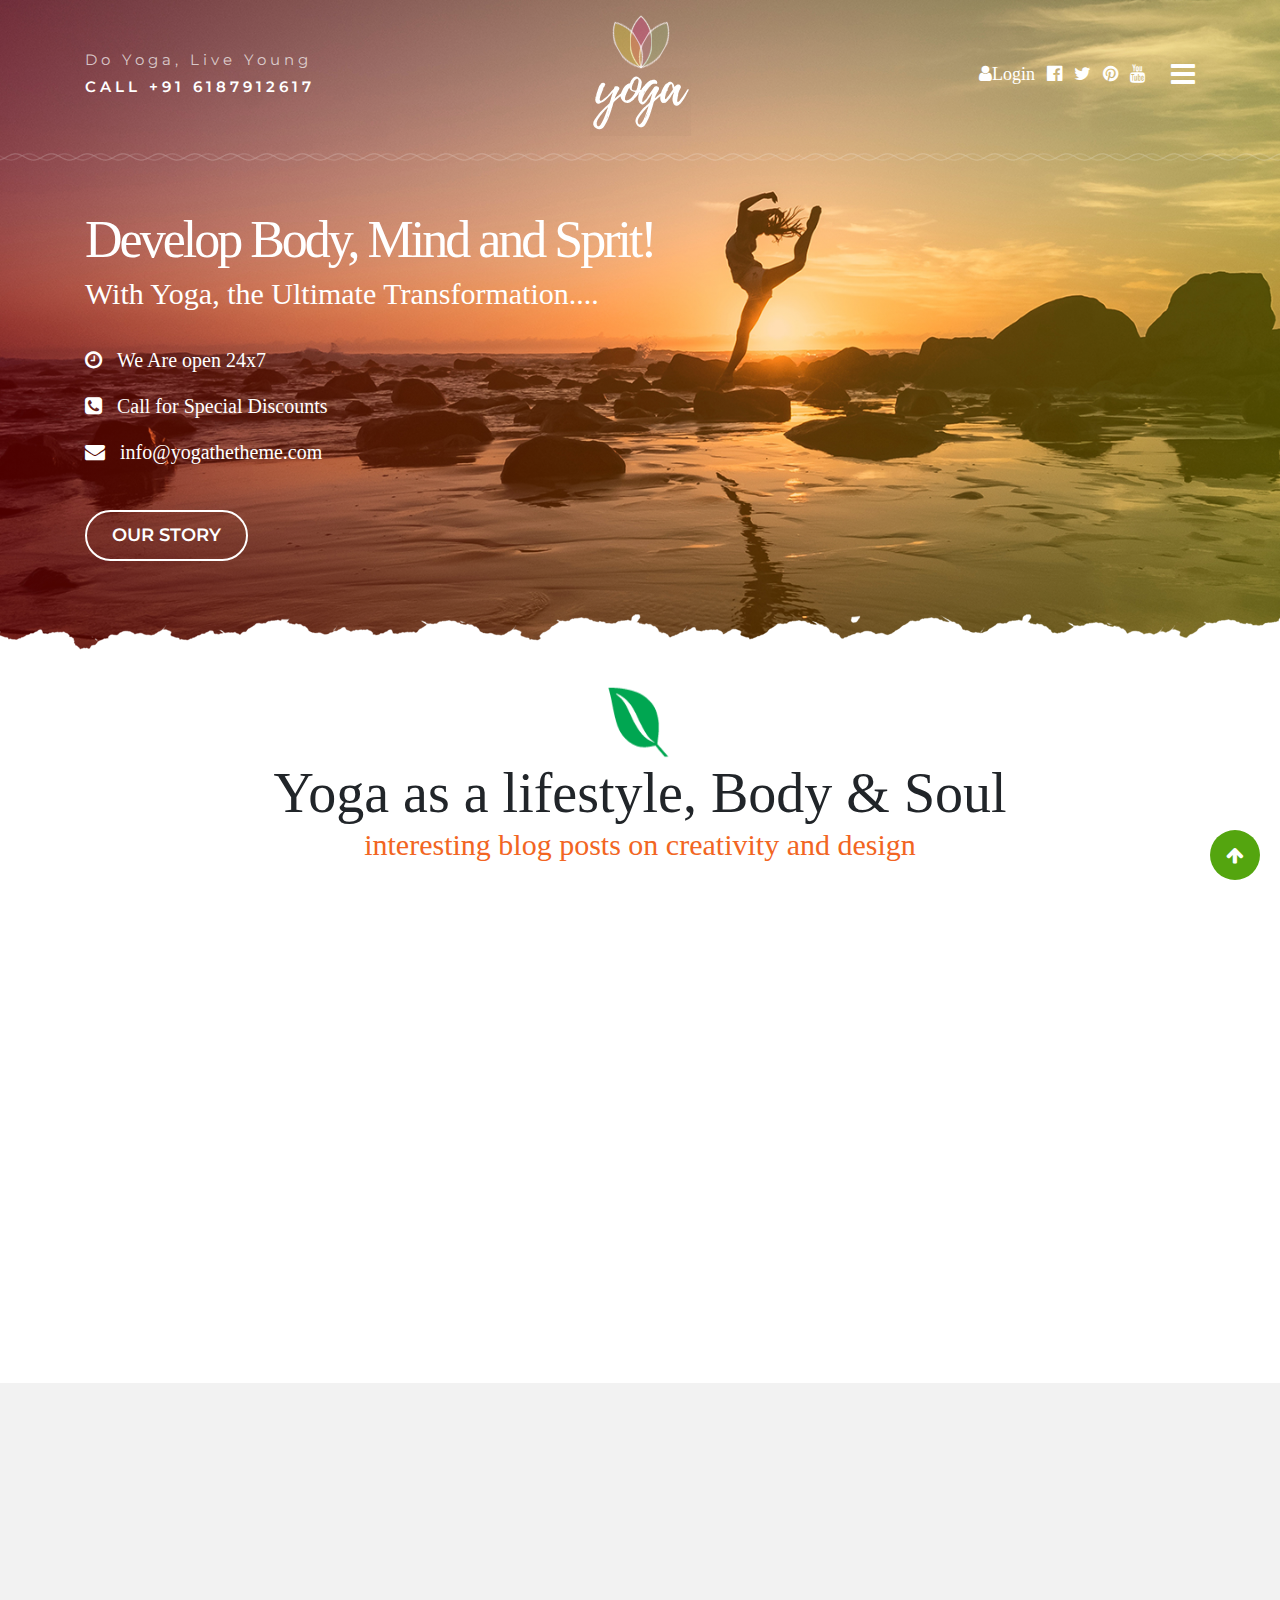
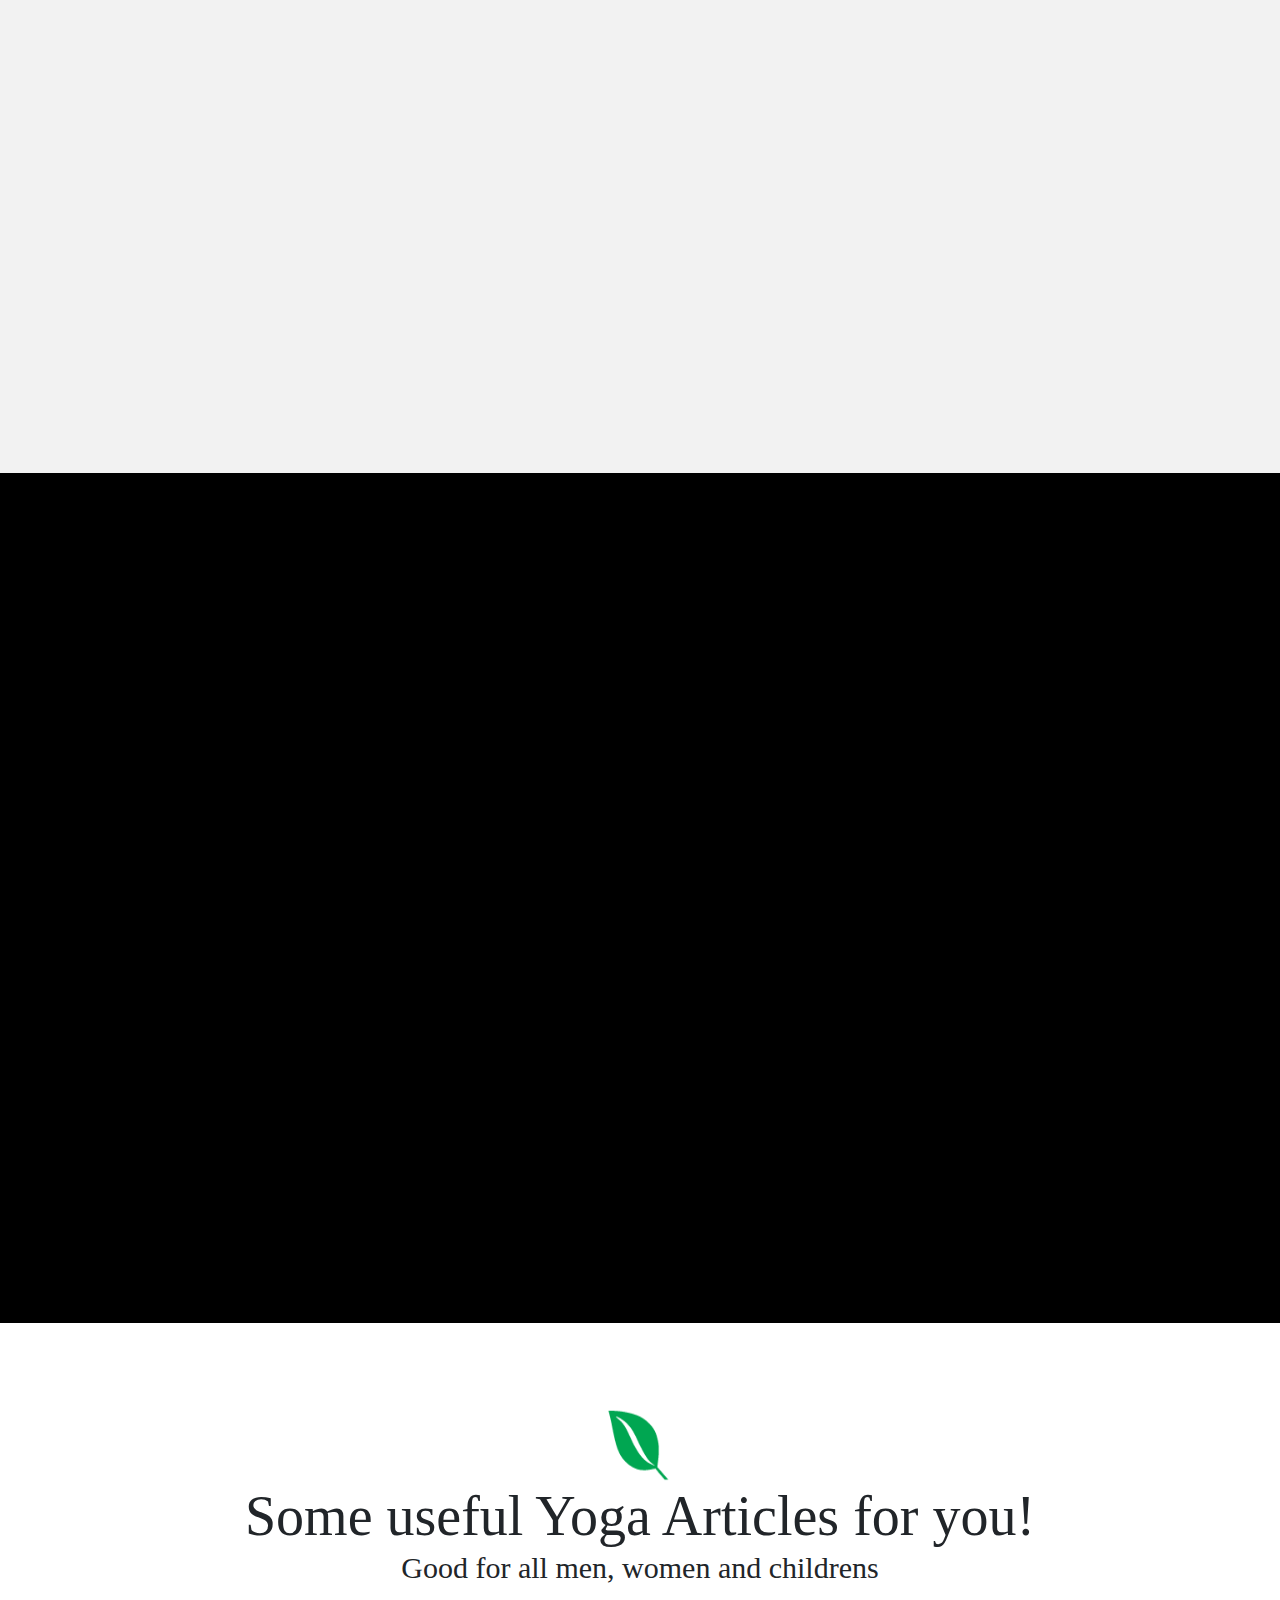
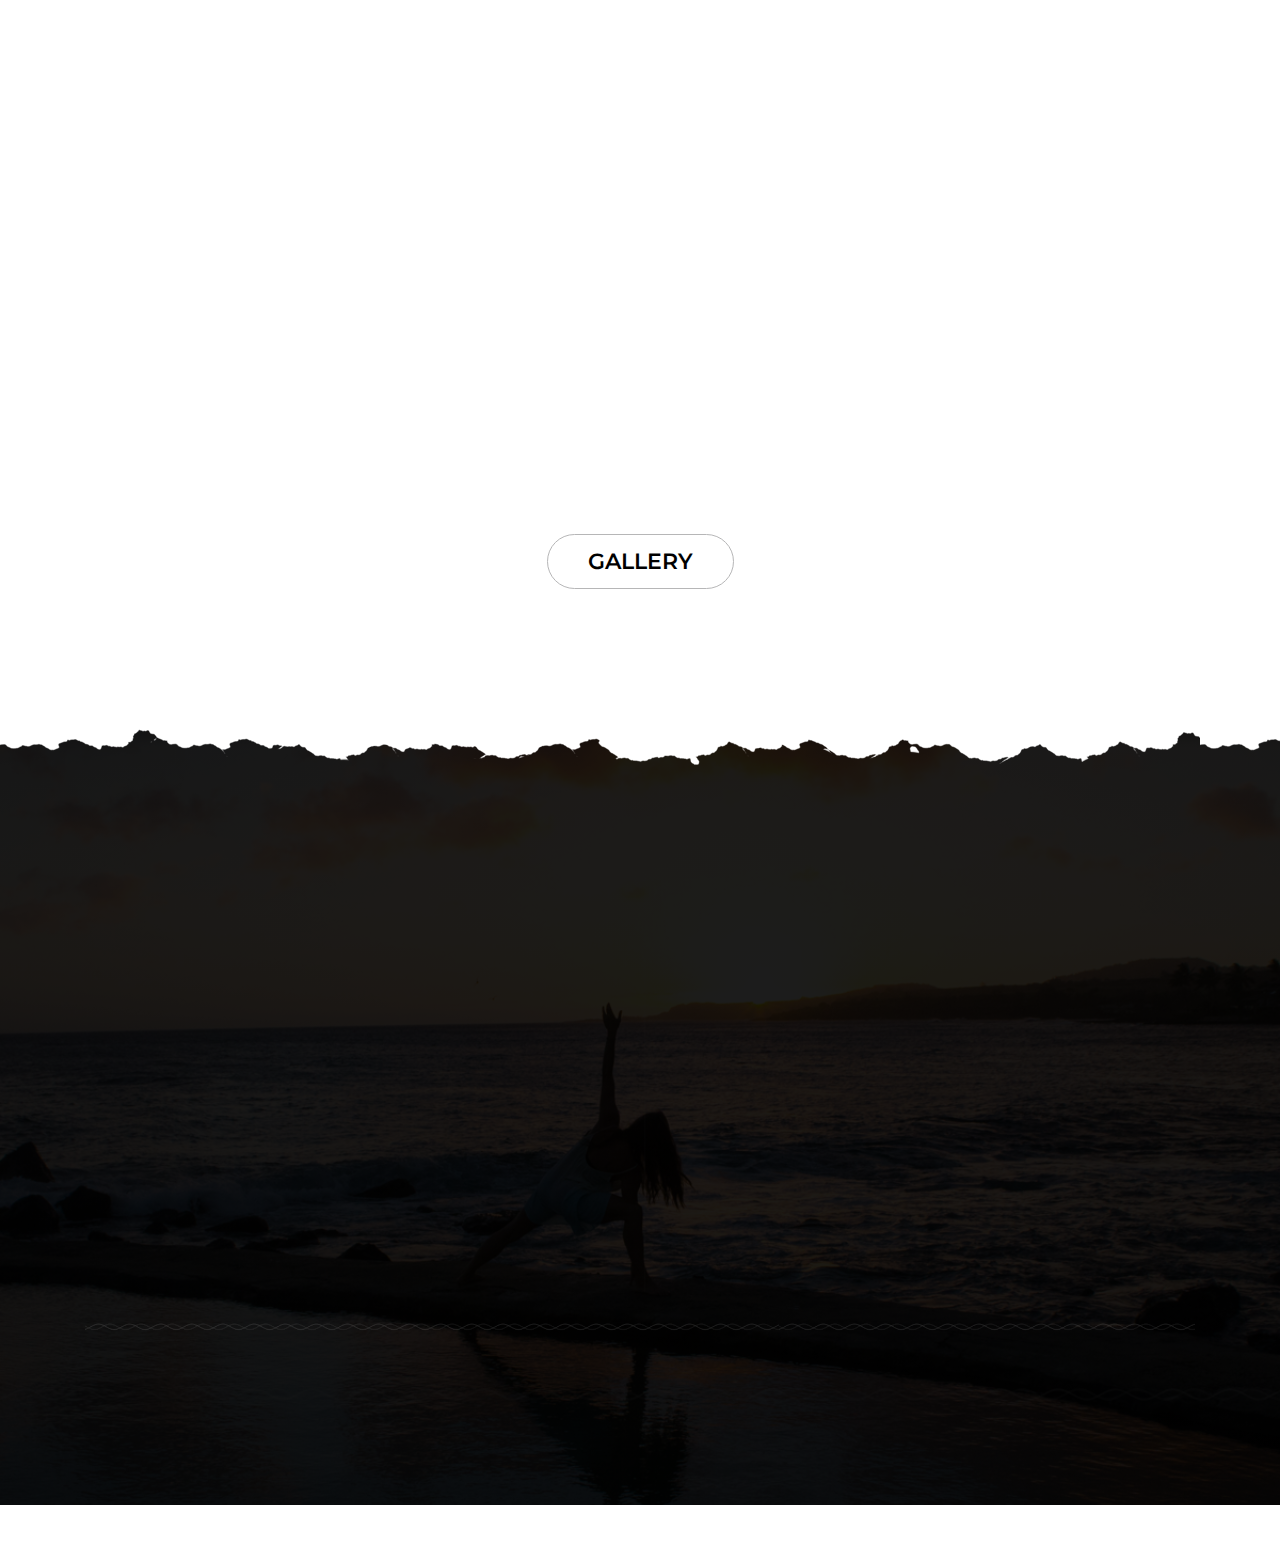
<file: fitness/index.html>
<!doctype html>
<html lang="en">

<head>
    <!-- Required meta tags -->
    <meta charset="utf-8">
    <meta name="viewport" content="width=device-width, initial-scale=1, shrink-to-fit=no">
    <meta name="description" content="">
    <meta name="author" content="">
    <title>Yoga</title>
    <!-- Bootstrap CSS -->
    <link rel="stylesheet" href="https://maxcdn.bootstrapcdn.com/bootstrap/4.0.0/css/bootstrap.min.css" integrity="sha384-Gn5384xqQ1aoWXA+058RXPxPg6fy4IWvTNh0E263XmFcJlSAwiGgFAW/dAiS6JXm" crossorigin="anonymous">
    <link href="https://fonts.googleapis.com/css?family=Montserrat:100,200,300,400,500,600,700,800|Old+Standard+TT:400,400i,700" rel="stylesheet">
    <link href="https://cdnjs.cloudflare.com/ajax/libs/font-awesome/4.7.0/css/font-awesome.css" rel="stylesheet">
    <link rel="stylesheet" href="css/animate.css">
    <link rel="stylesheet" href="css/main.css">

</head>

<body >
    <!-- Header section Start -->
    <header class="top">
        <div id="mySidenav" class="sidenav">
            <a href="javascript:void(0)" class="closebtn" onclick="closeNav()">&times;</a>
            <a class="active" href="index.html">Home</a>
            <a href="about.html">About</a>
            <a href="services.html">Services</a>
            <a href="products.html">Products</a>
            <a href="rates.html">Rates</a>
            <a href="blog-page.html">Blog</a>
        </div>
        <!-- Nav section Start -->
        <nav id="navbar">
            <!-- container Start-->
            <div class="container">
                <!--Row Start-->
                <div class="row">
                    <div class="col-lg-5 col-md-5 align-self-center left-side">
                        <p>Do Yoga, Live Young <span>call +91 6187912617</span></p>
                    </div>
                    <div class="col-lg-2 col-md-2 col-5 align-self-center logo">
                        <a href="index.html"><img src="images/nav-logo.png" alt="logo"></a>
                    </div>
                    <div class="col-lg-5 col-md-5 col-7 align-self-center right-side">
                        <div class="social-icons square">
                            <!-- Page Content -->
                            <div id="page-content-wrapper">
                                <span class="slide-menu" onclick="openNav()"><i class="fa fa-bars" aria-hidden="true"></i></span>
                            </div>
                        </div>
                        <div class="social-icons another">
                            <a href="login.html">
                                <i class="fa fa-user" aria-hidden="true" >Login</i>
                            </a>
                            
                            <i class="fa fa-facebook-official" aria-hidden="true"></i>
                            <i class="fa fa-twitter" aria-hidden="true"></i>
                            <i class="fa fa-pinterest" aria-hidden="true"></i>
                            <i class="fa fa-youtube" aria-hidden="true"></i>
                        </div>
                    </div>
                </div>
                <!--Row Ended-->
            </div>
            <!-- container Ended-->
        </nav>
        <!-- Nav section Ended -->
        <img class="border-img" src="images/border.png" width="100%" alt="">
    </header>
    <!-- Header section Ended-->
    <!-- Banner section Start -->
    <section class="banner-home">
        <!-- Gradient -->
        <div class="gradient"></div>
        <!-- container Start-->
        <div class="container">
            <!--Row Start-->
            <div class="row">
                <div class="col-sm-12">
                    <h1 data-aos="fade-left">Develop Body, Mind and Sprit!</h1>
                    <h2 data-aos="fade-left" data-aos-delay="100">With Yoga, the Ultimate Transformation....</h2>
                    <p data-aos="fade-left" data-aos-delay="200"><i class="fa fa-clock-o" aria-hidden="true"></i><span>We Are open 24x7</span></p>
                    <p data-aos="fade-left" data-aos-delay="300"><i class="fa fa-phone-square" aria-hidden="true"></i><span>Call for Special Discounts</span></p>
                    <p data-aos="fade-left" data-aos-delay="400"><i class="fa fa-envelope" aria-hidden="true"></i><span>info@yogathetheme.com</span></p>
                    <a data-aos="fade-left" data-aos-delay="500" class="btn btn-success" href="about.html" role="button">our story</a>
                </div>
            </div>
            <!--Row Ended-->
        </div>
        <!-- container Ended-->
    </section>
    <!-- Banner section Ended -->
    <!-- About section start-->
    <section class="about">
        <!-- container Start-->
        <div class="container">
            <div class="row">
                <div class="col-md-12 col-12 heading">
                    <img src="images/leaf.png" alt="">
                    <h2>Yoga as a lifestyle, Body & Soul</h2>
                    <h3>interesting blog posts on creativity and design</h3>
                </div>
            </div>
            <div class="row">
                <div class="col-md-4 col-sm-12 col-12 box-1" data-aos="fade-right" data-aos-duration="400">
                    <div class="circle">
                        <div class="gradient"></div>
                        <div class="circle__inner">
                            <div class="circle__wrapper">
                                <div class="circle__content">
                                    <h4><a href="products.html">Yoga <span>for</span> Life</a></h4>
                                    <p><a href="products.html">Lorem Ipsum is simply dummy text of the printing and typesetting industry. Lorem Ipsum has been the industry's</a></p>
                                </div>
                            </div>
                        </div>
                    </div>
                </div>
                <div class="col-md-4 col-sm-12 col-12 box-2" data-aos="fade-up" data-aos-duration="400">
                    <div class="circle">
                        <div class="gradient"></div>
                        <div class="circle__inner">
                            <div class="circle__wrapper">
                                <div class="circle__content">
                                    <h4><a href="products.html">Yoga <span>for</span> Life</a></h4>
                                    <p><a href="products.html">Lorem Ipsum is simply dummy text of the printing and typesetting industry. Lorem Ipsum has been the industry's</a></p>
                                </div>
                            </div>
                        </div>
                    </div>
                </div>
                <div class="col-md-4 col-sm-12 col-12 box-3" data-aos="fade-left" data-aos-duration="400">
                    <div class="circle">
                        <div class="gradient"></div>
                        <div class="circle__inner">
                            <div class="circle__wrapper">
                                <div class="circle__content">
                                    <h4><a href="products.html">Yoga <span>for</span> Life</a></h4>
                                    <p><a href="products.html">Lorem Ipsum is simply dummy text of the printing and typesetting industry. Lorem Ipsum has been the industry's</a></p>
                                </div>
                            </div>
                        </div>
                    </div>
                </div>
            </div>
        </div>
        <!-- container Ended-->
    </section>
    <!-- About section Ended-->
    <!-- Services section start-->
    <section class="services">
        <!-- container-fluid Start-->
        <div class="container-fluid">
            <div class="row" data-aos="fade-up" data-aos-duration="400">
                <div class="col-md-3">
                    <figure>
                        <img src="images/services-bg.jpg" alt="The Pulpit Rock">
                    </figure>
                    <div class="gradient"></div>
                </div>
                <div class="col-md-9 right-part">
                    <div class="row">
                        <div class="col-md-12">
                            <h2>Yoga Is Good For Everyone!</h2>
                            <h3>Good for all men, women and childrens</h3>
                            <p>Lorem Ipsum is simply dummy text of the printing and typesetting industry. a galley of type and scrambled...</p>
                        </div>
                        <div class="col-md-12">
                            <div class="row">
                                <div class="col-xl-4 col-lg-6 col-md-6 col-12 contant-part-1">
                                    <ul>
                                        <li><i class="fa fa-envira" aria-hidden="true"></i><span><a href="services.html">Yoga Cures Cancer</a></span></li>
                                        <li><i class="fa fa-envira" aria-hidden="true"></i><span><a href="services.html">Yogs Makes You Young</a></span></li>
                                        <li><i class="fa fa-envira" aria-hidden="true"></i><span><a href="services.html">Get Fit and Well</a></span> </li>
                                        <li><i class="fa fa-envira" aria-hidden="true"></i><span><a href="services.html">Yoga Is Great!</a></span></li>
                                    </ul>
                                </div>
                                <div class="col-xl-4 col-lg-6 col-md-6 col-12 contant-part-2">
                                    <ul>
                                        <li><i class="fa fa-envira" aria-hidden="true"></i><span><a href="services.html">Yoga Cures Cancer</a></span></li>
                                        <li><i class="fa fa-envira" aria-hidden="true"></i><span><a href="services.html">Yogs Makes You Young</a></span></li>
                                        <li><i class="fa fa-envira" aria-hidden="true"></i><span><a href="services.html">Get Fit and Well</a></span> </li>
                                        <li><i class="fa fa-envira" aria-hidden="true"></i><span><a href="services.html">Yoga Is Great!</a></span></li>
                                    </ul>
                                </div>
                            </div>
                        </div>
                    </div>

                </div>
            </div>
        </div>
        <!-- container-fluid Ended-->
    </section>
    <!-- Services section Ended-->
    <!-- Section-4 section start-->
    <section class="section-4">
        <!-- container-fluid Start-->
        <div class="container-fluid">
            <div class="row" data-aos="fade-up"  data-aos-duration="400">
                <div class="col-md-9 right-part">
                    <div class="row">
                        <div class="col-md-12 heading">
                            <h2>Control, Body & Mind!</h2>
                            <h3>Good for all men, women and childrens</h3>
                        </div>
                        <div class="col-md-12">
                            <div class="row">
                                <div class="col-md-3 col-6">
                                    <figure>
                                        <img src="images/services-bg.jpg" alt="The Pulpit Rock">
                                    </figure>
                                </div>
                                <div class="col-md-3 col-6">
                                    <figure>
                                        <img src="images/blog-1.jpg" alt="The Pulpit Rock">
                                    </figure>
                                </div>
                                <div class="col-md-3 col-6">
                                    <figure>
                                        <img src="images/blog-2.jpg" alt="The Pulpit Rock">
                                    </figure>
                                </div>
                                <div class="col-md-3 col-6">
                                    <figure>
                                        <img src="images/blog-3.jpg" alt="The Pulpit Rock">
                                    </figure>
                                </div>
                            </div>
                        </div>
                        <div class="col-md-12">
                            <p>Lorem Ipsum is simply dummy text of the printing and typesetting industry. a galley of type and scrambled Lorem Ipsum is simply dummy typesetting industry. a galley of type and scrambled...</p>
                            <p>Lorem Ipsum is simply dummy text of the printing and typesetting industry. a galley of type and scrambled......</p>
                            <a href="#" class="btn btn-primary btn-lg active" role="button" aria-pressed="true">Gallery</a>
                            <a href="#" class="btn btn-secondary btn-lg active" role="button" aria-pressed="true">book now</a>
                        </div>
                    </div>

                </div>
                <div class="col-md-3">
                    <figure>
                        <img src="images/section-4-bg.jpg" alt="The Pulpit Rock">
                    </figure>
                    <div class="gradient"></div>
                </div>
            </div>
        </div>
        <!-- container-fluid Ended-->
    </section>
    <!-- Section-4 section Ended-->
    <!-- Blog section start-->
    <section class="blog">
        <!-- container Start-->
        <div class="container">
            <div class="row">
                <div class="col-md-12 col-12 heading">
                    <img src="images/leaf.png" alt="">
                    <h2>Some useful Yoga Articles for you!</h2>
                    <h3>Good for all men, women and childrens</h3>
                </div>
            </div>
            <div class="row" data-aos="fade-up" data-aos-duration="400">
                <div class="col-md-12 col-12">
                    <div class="row">
                        <div class="col-lg-6 col-md-12 col-12">
                            <div class="row">
                                <div class="col-md-4">
                                    <figure>
                                        <a href="blog_single.html"><img src="images/blog-1.jpg" class="zoom" alt="The Pulpit Rock" width="304" height="228"></a>
                                    </figure>
                                </div>
                                <div class="col-md-8 inner-content">
                                    <h4><a href="blog_single.html">Lorem Ipsum is simply dummy text type and scrambled...</a></h4>
                                    <p><span>December 23, 2016</span>Posted by <b><a href="blog_single.html">Bizzee</a></b></p>
                                </div>
                            </div>
                        </div>
                        <div class="col-lg-6 col-md-12 col-12">
                            <div class="row">
                                <div class="col-md-4">
                                    <figure>
                                        <a href="blog_single.html"><img src="images/blog-2.jpg" alt="The Pulpit Rock" width="304" height="228"></a>
                                    </figure>
                                </div>
                                <div class="col-md-8 inner-content">
                                    <h4><a href="blog_single.html">Lorem Ipsum is simply dummy text type and scrambled...</a></h4>
                                    <p><span>December 23, 2016</span>Posted by <b><a href="blog_single.html">Bizzee</a></b></p>
                                </div>
                            </div>
                        </div>
                    </div>
                </div>
                <div class="col-md-12 col-12">
                    <div class="row">
                        <div class="col-lg-6 col-md-12 col-12">
                            <div class="row">
                                <div class="col-md-4">
                                    <figure>
                                        <a href="blog_single.html"><img src="images/blog-3.jpg" alt="The Pulpit Rock" width="304" height="228"></a>
                                    </figure>
                                </div>
                                <div class="col-md-8 inner-content">
                                    <h4><a href="blog_single.html">Lorem Ipsum is simply dummy text type and scrambled...</a></h4>
                                    <p><span>December 23, 2016</span>Posted by <b><a href="blog_single.html">Bizzee</a></b></p>
                                </div>
                            </div>
                        </div>
                        <div class="col-lg-6 col-md-12 col-12">
                            <div class="row">
                                <div class="col-md-4">
                                    <figure>
                                        <a href="blog_single.html"><img src="images/blog-4.jpg" alt="The Pulpit Rock" width="304" height="228"></a>
                                    </figure>
                                </div>
                                <div class="col-md-8 inner-content">
                                    <h4><a href="blog_single.html">Lorem Ipsum is simply dummy text type and scrambled...</a></h4>
                                    <p><span>December 23, 2016</span>Posted by <b><a href="blog_single.html">Bizzee</a></b></p>
                                    <p></p>
                                </div>
                            </div>
                        </div>
                    </div>
                </div>
            </div>
            <div class="row">
                <div class="col-md-12 col-12 button">
                    <a class="btn btn-success" href="blog-page.html" role="button">Gallery</a>
                </div>
            </div>
        </div>
        <!-- container Ended-->
    </section>
    <!-- Blog section Ended-->
    <!-- Footer section start-->
    <footer class="contact">
        <!-- Gradient -->
        <div class="gradient"></div>
        <!-- container Start-->
        <div class="container">
            <div class="row" data-aos="fade-up" data-aos-duration="400">
                <div class="col-lg-6 col-md-12 col-12 columns-1">
                    <h2>Our Address</h2>
                    <address>
                    <p>Yoga Retreat The , 3rd Floor, </p>
                    <p>Beside that building, USA</p>
                    <p>Opening Hours : Mo-Fr 11:00-00:00, Sa-Su 15:00-00:00</p>
                    <p>Call for Bookings : <span>800 1234 56789</span></p>
                   </address>
                </div>
                <div class="col-lg-1 col-md-12 col-12"></div>
                <div class="col-lg-5 col-md-12 col-12 columns-2">
                    <h2>Quick Contact</h2>
                    <form class="row form-inline">
                        <div class="col-md-6 form-group">
                            <input type="text" class="form-control" placeholder="Your Name" required/>
                        </div>
                        <div class="col-md-6 form-group">
                            <input type="email" class="form-control" placeholder="Your Email" required/>
                        </div>
                        <div class="col-md-12 form-group">
                            <textarea class="form-control" placeholder="Message" rows="5" cols="70"></textarea>
                        </div>
                        <div class="col-md-12">
                            <button type="submit" class="btn btn-primary">Submit</button>
                        </div>
                    </form>
                </div>
            </div>
        </div>
        <!-- container Ended-->
        <div class="copyright">
            <div class="container">
                <div class="row border-img">
                    <div class="col-md-12">
                        <img src="images/border.png" alt="">
                    </div>
                </div>
            </div>
            <div class="container">
                <div class="row" data-aos="fade-up" data-aos-duration="400">
                    <div class="col-lg-3 col-md-12">
                        <a href="index.html"><img src="images/footer-logo-bg.png" alt="logo"></a>
                    </div>
                    <div class="col-lg-9 col-md-12 right-part">
                        <ul class="ml-auto">
                            <li class="nav-item active">
                                <a class="nav-link active" href="index.html">Home <span class="sr-only">(current)</span></a>
                            </li>
                            <li><a class="hidden-xs">~</a></li>
                            <li class="nav-item"><a class="nav-link" href="services.html">Our Services</a></li>
                            <li><a class="hidden-xs">~</a></li>
                            <li class="nav-item"><a class="nav-link" href="products.html">Our Products</a></li>
                            <li><a class="hidden-xs">~</a></li>
                            <li class="nav-item"><a class="nav-link" href="rates.html">Rates</a></li>
                            <li><a class="hidden-xs">~</a></li>
                            <li class="nav-item"><a class="nav-link" href="blog-page.html">Read Blog</a></li>
                        </ul>
                        <p>(C) 2017 All Rights Reserved. Designed by <a href="https://www.template.net/editable/websites/html5" target="_blank">Template.net</a></p>
                    </div>
                </div>
            </div>
        </div>
    </footer>
    <!-- Footer section Ended-->
    <!-- Return to Top -->
    <a href="javascript:" id="return-to-top"><i class="fa fa-arrow-up" aria-hidden="true"></i></a>

    <!-- jQuery first, then Popper.js, then Bootstrap JS -->
    <script src="https://ajax.googleapis.com/ajax/libs/jquery/3.3.1/jquery.min.js"></script>
    <script src="https://cdnjs.cloudflare.com/ajax/libs/popper.js/1.12.9/umd/popper.min.js" integrity="sha384-ApNbgh9B+Y1QKtv3Rn7W3mgPxhU9K/ScQsAP7hUibX39j7fakFPskvXusvfa0b4Q" crossorigin="anonymous"></script>
    <script src="https://maxcdn.bootstrapcdn.com/bootstrap/4.0.0/js/bootstrap.min.js" integrity="sha384-JZR6Spejh4U02d8jOt6vLEHfe/JQGiRRSQQxSfFWpi1MquVdAyjUar5+76PVCmYl" crossorigin="anonymous"></script>
    <!-- Custom JavaScript -->
    <script src="js/animate.js"></script>
    <script src="js/custom.js"></script>
</body>

</html>
</file>
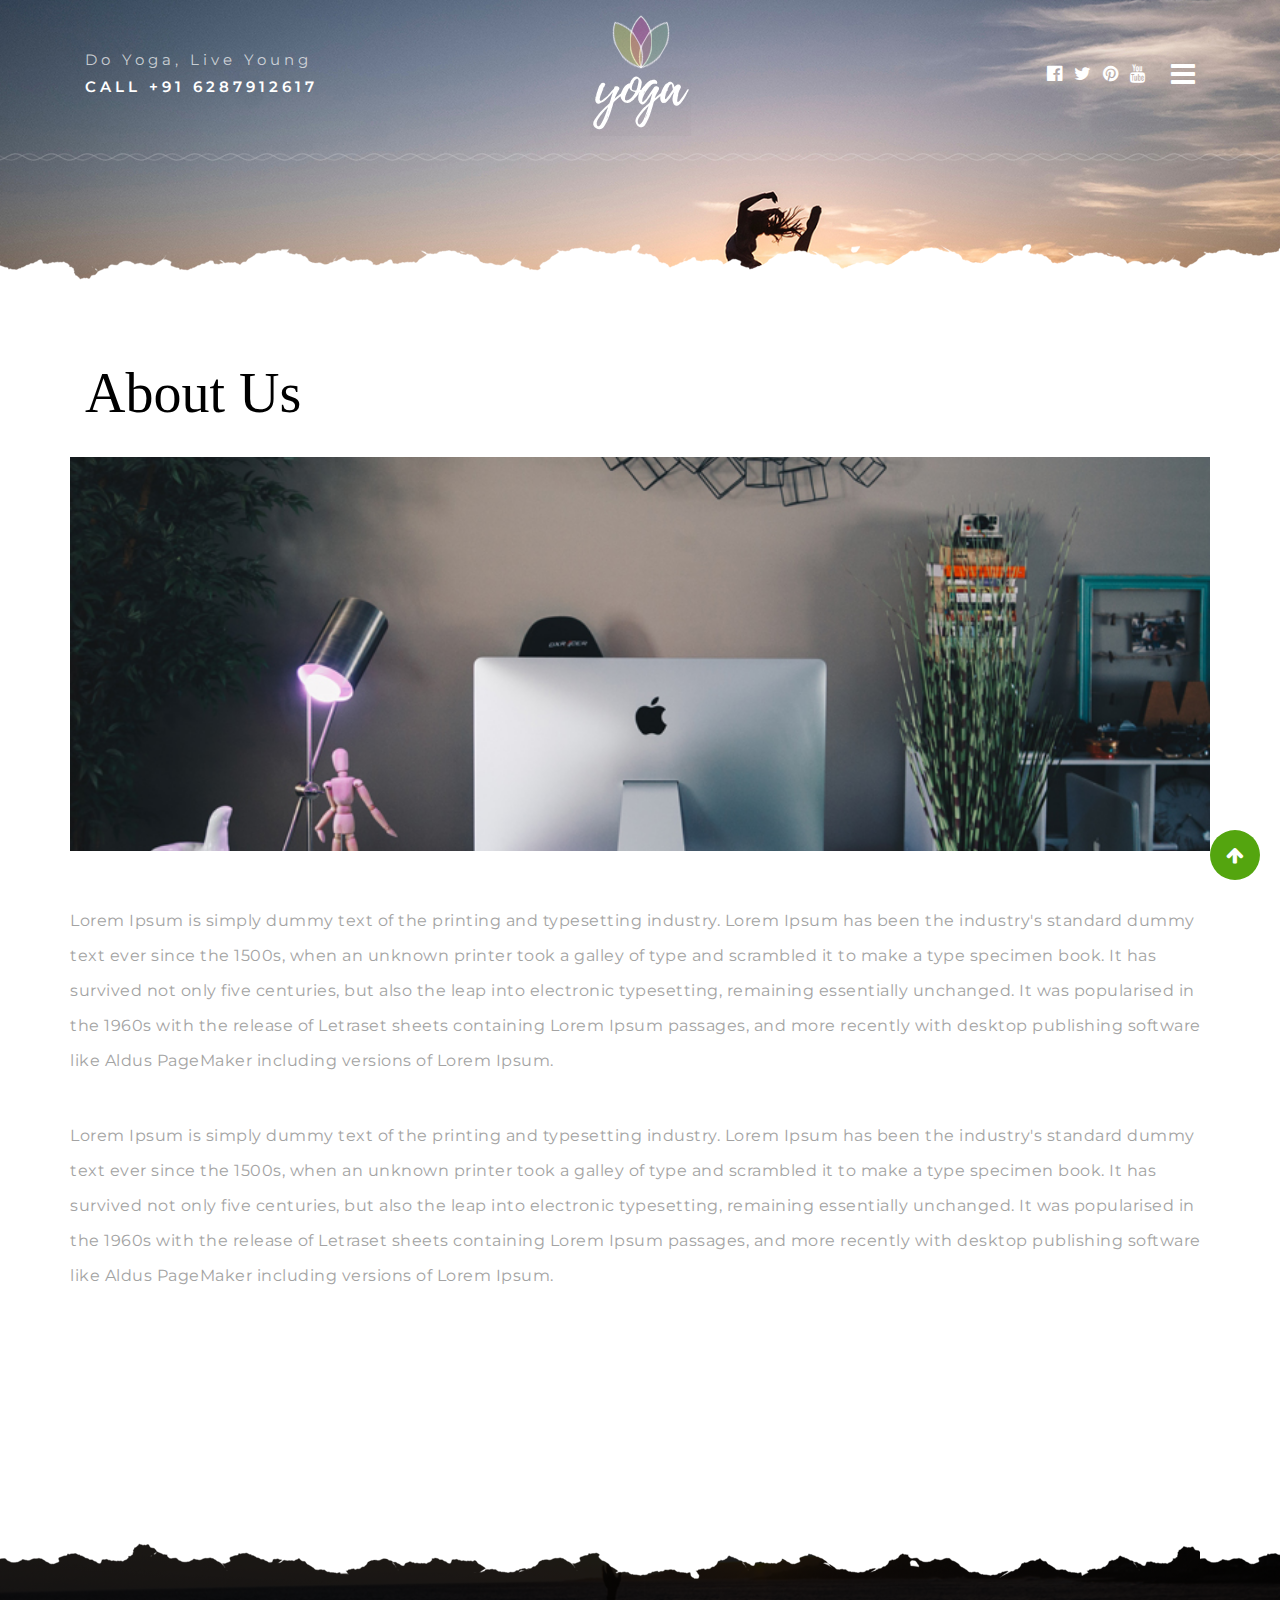
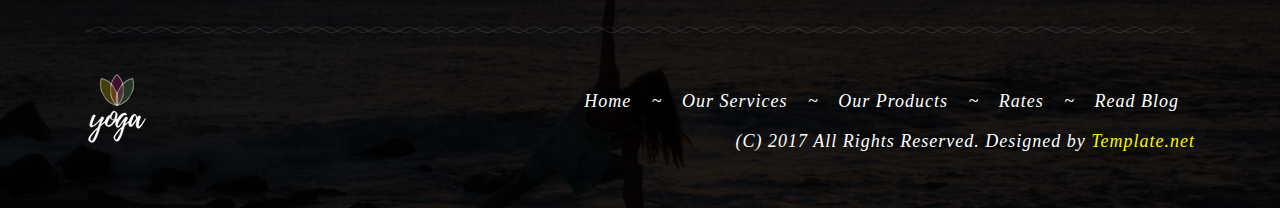
<file: fitness/about.html>
<!doctype html>
<html lang="en">

<head>
    <!-- Required meta tags -->
    <meta charset="utf-8">
    <meta name="viewport" content="width=device-width, initial-scale=1, shrink-to-fit=no">
    <meta name="description" content="">
    <meta name="author" content="">
    <title>Shoppy</title>
    <!-- Bootstrap CSS -->
    <link rel="stylesheet" href="https://maxcdn.bootstrapcdn.com/bootstrap/4.0.0/css/bootstrap.min.css" integrity="sha384-Gn5384xqQ1aoWXA+058RXPxPg6fy4IWvTNh0E263XmFcJlSAwiGgFAW/dAiS6JXm" crossorigin="anonymous">
    <link href="https://fonts.googleapis.com/css?family=Montserrat:100,200,300,400,500,600,700,800|Old+Standard+TT:400,400i,700" rel="stylesheet">
    <link href="https://cdnjs.cloudflare.com/ajax/libs/font-awesome/4.7.0/css/font-awesome.css" rel="stylesheet">
    <link rel="stylesheet" href="css/animate.css">
    <link rel="stylesheet" href="css/main.css">
    <style>
        .banner-home {
            height: auto;
            padding-top: 200px;
        }

    </style>
</head>

<body>
    <!-- Header section Start-->
    <header class="top">
        <div id="mySidenav" class="sidenav">
            <a href="javascript:void(0)" class="closebtn" onclick="closeNav()">&times;</a>
            <a href="index.html">Home</a>
            <a class="active" href="about.html">About</a>
            <a href="services.html">Services</a>
            <a href="products.html">Products</a>
            <a href="rates.html">Rates</a>
            <a href="blog-page.html">Blog</a>
        </div>

        <nav id="navbar">
            <!-- container Start-->
            <div class="container">
                <!--Row Start-->
                <div class="row">
                    <div class="col-lg-5 col-md-5 align-self-center left-side">
                        <p>Do Yoga, Live Young <span>call +91 6287912617</span></p>
                    </div>
                    <div class="col-lg-2 col-md-2 col-5 align-self-center logo">
                        <a href="index.html"><img src="images/nav-logo.png" alt="logo"></a>
                    </div>
                    <div class="col-lg-5 col-md-5 col-7 align-self-center right-side">
                        <div class="social-icons square">
                            <!-- Page Content -->
                            <div id="page-content-wrapper">
                                <span class="slide-menu" onclick="openNav()"><i class="fa fa-bars" aria-hidden="true"></i></span>
                            </div>
                        </div>
                        <div class="social-icons another">
                            <i class="fa fa-facebook-official" aria-hidden="true"></i>
                            <i class="fa fa-twitter" aria-hidden="true"></i>
                            <i class="fa fa-pinterest" aria-hidden="true"></i>
                            <i class="fa fa-youtube" aria-hidden="true"></i>
                        </div>
                    </div>
                </div>
                <!--Row Ended-->
            </div>
            <!-- container Ended-->
        </nav>
        <img class="border-img" src="images/border.png" width="100%" alt="">
    </header>
    <!-- Header section Ended-->

    <section class="banner-another"></section>
    <!-- About Section Start -->
    <div id="about-us">
        <div class="container">
            <h3 data-aos="fade-up" data-aos-delay="300">About us</h3>
            <div class="row" data-aos="fade-up" data-aos-delay="500">
                <div>
                    <img src="images/about.jpg" alt="about-bg" class="thumbnail image">
                    <p>Lorem Ipsum is simply dummy text of the printing and typesetting industry. Lorem Ipsum has been the industry's standard dummy text ever since the 1500s, when an unknown printer took a galley of type and scrambled it to make a type specimen book. It has survived not only five centuries, but also the leap into electronic typesetting, remaining essentially unchanged. It was popularised in the 1960s with the release of Letraset sheets containing Lorem Ipsum passages, and more recently with desktop publishing software like Aldus PageMaker including versions of Lorem Ipsum.</p>
                    <p>Lorem Ipsum is simply dummy text of the printing and typesetting industry. Lorem Ipsum has been the industry's standard dummy text ever since the 1500s, when an unknown printer took a galley of type and scrambled it to make a type specimen book. It has survived not only five centuries, but also the leap into electronic typesetting, remaining essentially unchanged. It was popularised in the 1960s with the release of Letraset sheets containing Lorem Ipsum passages, and more recently with desktop publishing software like Aldus PageMaker including versions of Lorem Ipsum.</p>
                </div>
            </div>
        </div>
    </div>
    <!-- About Section End -->

    <footer class="contact">
        <div class="gradient"></div>
        <div class="copyright">
            <div class="container">
                <div class="row border-img">
                    <div class="col-md-12">
                        <img src="images/border.png" alt="">
                    </div>
                </div>
            </div>
            <div class="container">
                <div class="row">
                    <div class="col-lg-3 col-md-12">
                        <a href="index.html"><img src="images/footer-logo-bg.png" alt="logo"></a>
                    </div>
                    <div class="col-lg-9 col-md-12 right-part">
                        <ul class="ml-auto">
                            <li class="nav-item active">
                                <a class="nav-link active" href="index.html">Home <span class="sr-only">(current)</span></a>
                            </li>
                            <li><a class="hidden-xs">~</a></li>
                            <li class="nav-item"><a class="nav-link" href="services.html">Our Services</a></li>
                            <li><a class="hidden-xs">~</a></li>
                            <li class="nav-item"><a class="nav-link" href="products.html">Our Products</a></li>
                            <li><a class="hidden-xs">~</a></li>
                            <li class="nav-item"><a class="nav-link" href="rates.html">Rates</a></li>
                            <li><a class="hidden-xs">~</a></li>
                            <li class="nav-item"><a class="nav-link" href="blog-page.html">Read Blog</a></li>
                        </ul>
                        <p>(C) 2017 All Rights Reserved. Designed by <a href="https://www.template.net/editable/websites/html5" target="_blank">Template.net</a></p>
                    </div>
                </div>
            </div>
        </div>
    </footer>
    <!-- Return to Top -->
    <a href="javascript:" id="return-to-top"><i class="fa fa-arrow-up" aria-hidden="true"></i></a>

    <!-- jQuery first, then Popper.js, then Bootstrap JS -->
    <script src="https://ajax.googleapis.com/ajax/libs/jquery/3.3.1/jquery.min.js"></script>
    <script src="https://cdnjs.cloudflare.com/ajax/libs/popper.js/1.12.9/umd/popper.min.js" integrity="sha384-ApNbgh9B+Y1QKtv3Rn7W3mgPxhU9K/ScQsAP7hUibX39j7fakFPskvXusvfa0b4Q" crossorigin="anonymous"></script>
    <script src="https://maxcdn.bootstrapcdn.com/bootstrap/4.0.0/js/bootstrap.min.js" integrity="sha384-JZR6Spejh4U02d8jOt6vLEHfe/JQGiRRSQQxSfFWpi1MquVdAyjUar5+76PVCmYl" crossorigin="anonymous"></script>
    <!-- Custom JavaScript -->
    <script src="js/animate.js"></script>
    <script src="js/custom.js"></script>
    <script>


    </script>
</body>

</html>
</file>
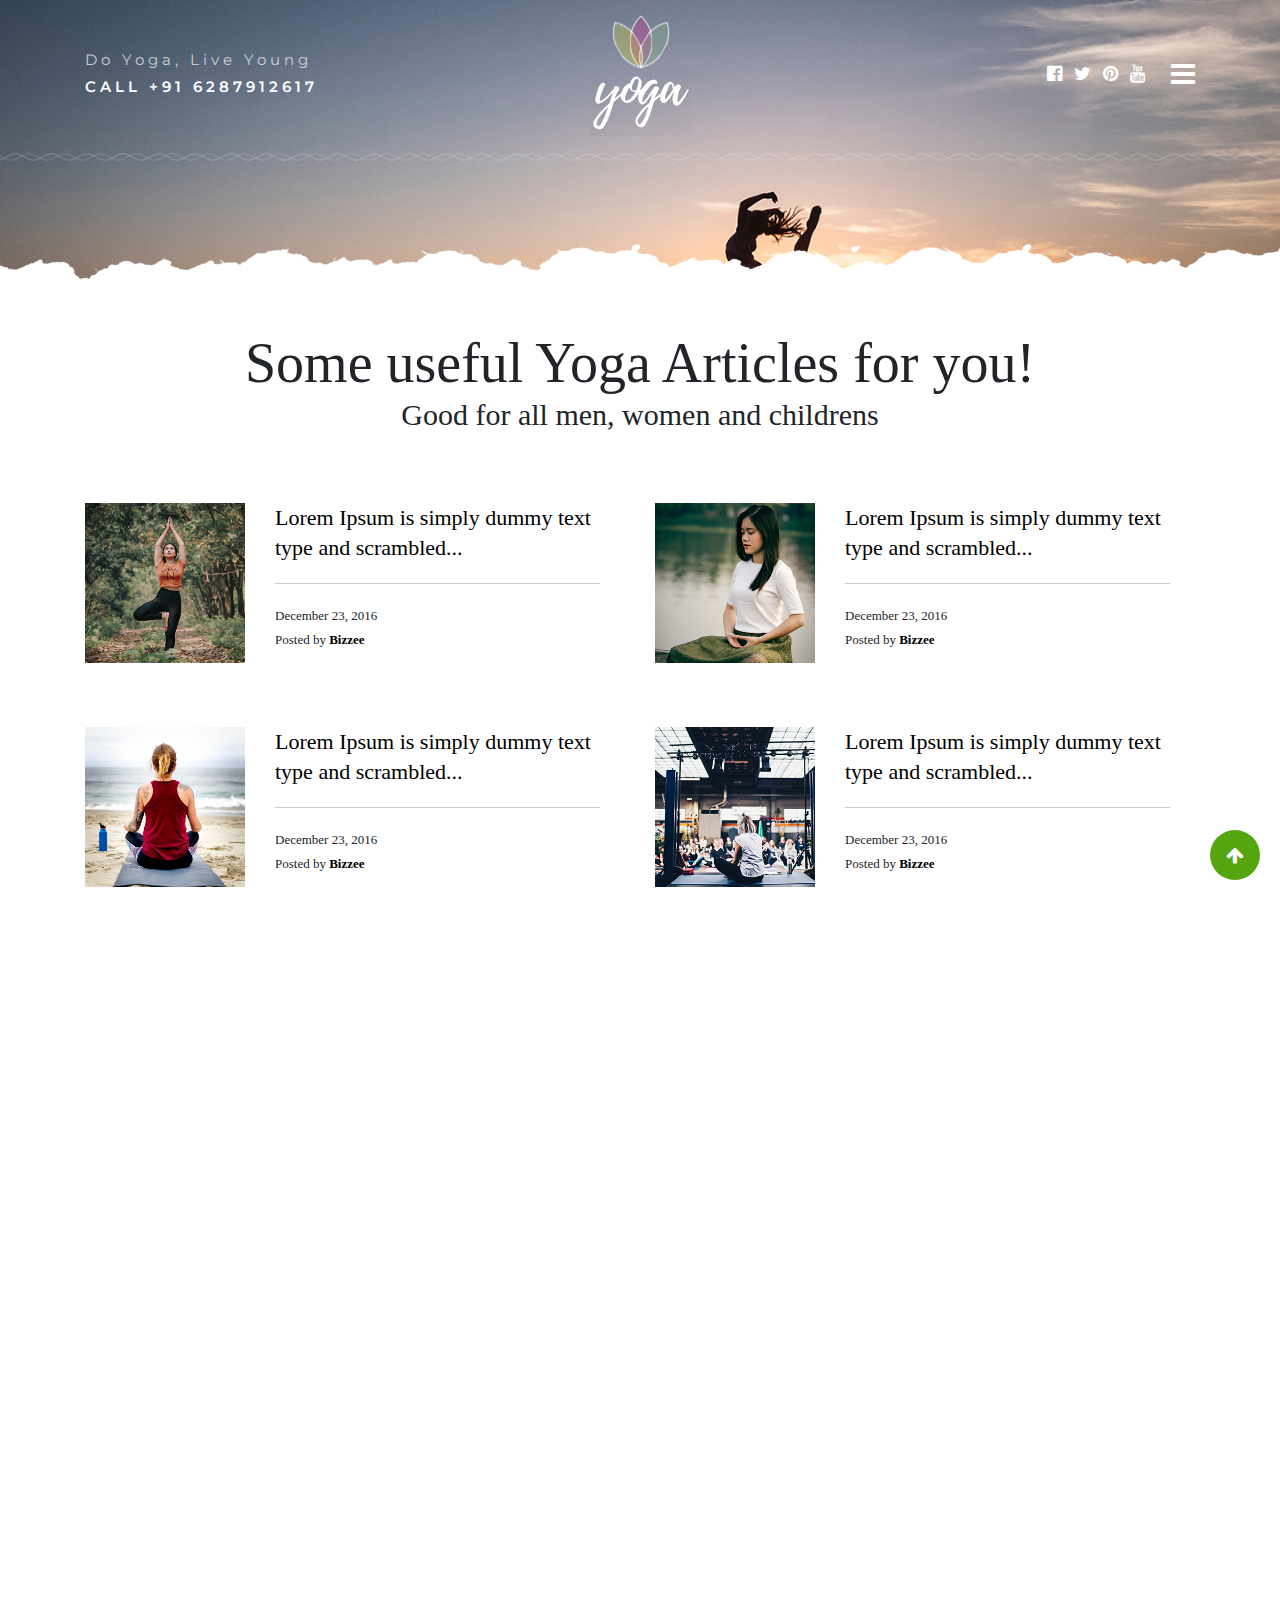
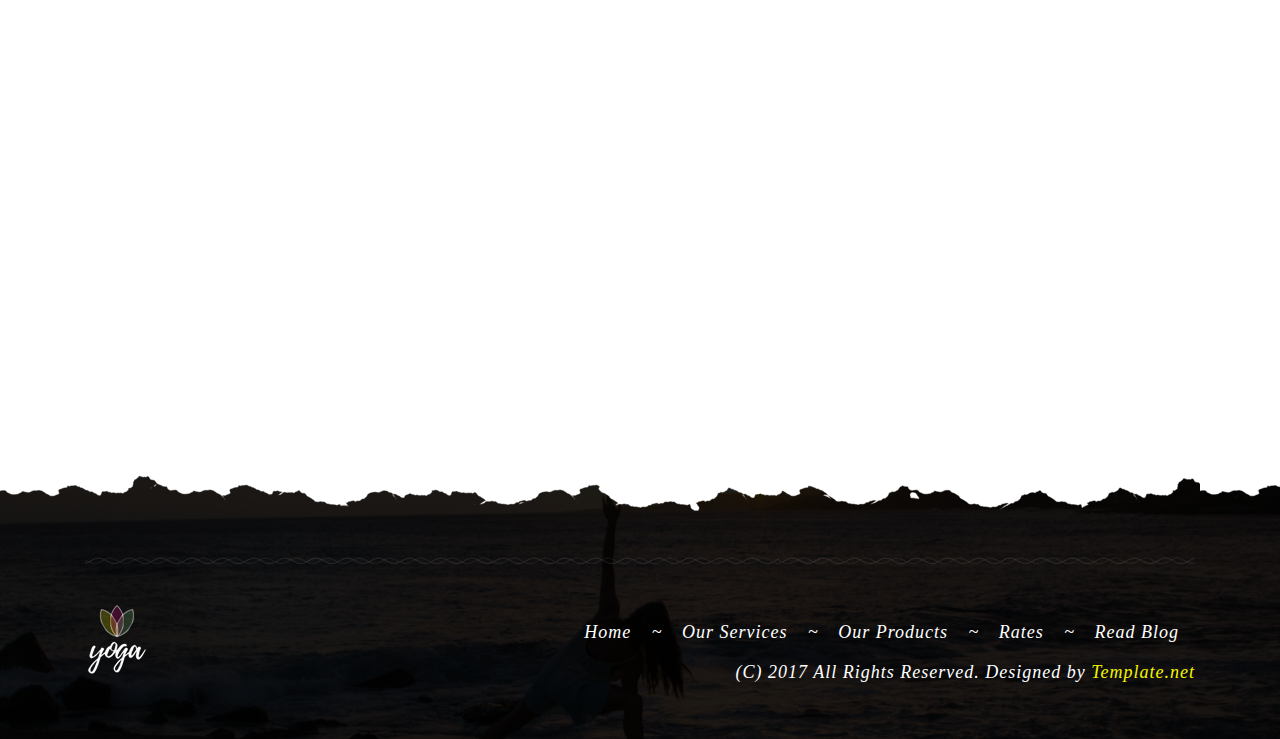
<file: fitness/blog-page.html>
<!doctype html>
<html lang="en">

<head>
    <!-- Required meta tags -->
    <meta charset="utf-8">
    <meta name="viewport" content="width=device-width, initial-scale=1, shrink-to-fit=no">
    <meta name="description" content="">
    <meta name="author" content="">
    <title>Shoppy</title>
    <!-- Bootstrap CSS -->
    <link rel="stylesheet" href="https://maxcdn.bootstrapcdn.com/bootstrap/4.0.0/css/bootstrap.min.css" integrity="sha384-Gn5384xqQ1aoWXA+058RXPxPg6fy4IWvTNh0E263XmFcJlSAwiGgFAW/dAiS6JXm" crossorigin="anonymous">
    <link href="https://fonts.googleapis.com/css?family=Montserrat:100,200,300,400,500,600,700,800|Old+Standard+TT:400,400i,700" rel="stylesheet">
    <link href="https://cdnjs.cloudflare.com/ajax/libs/font-awesome/4.7.0/css/font-awesome.css" rel="stylesheet">
    <link rel="stylesheet" href="css/animate.css">
    <link rel="stylesheet" href="css/main.css">
    <style>
        .banner-home {
            height: auto;
            padding-top: 200px;
        }

    </style>
</head>

<body>
    <!-- Header section Start-->
    <header class="top">
        <div id="mySidenav" class="sidenav">
            <a href="javascript:void(0)" class="closebtn" onclick="closeNav()">&times;</a>
            <a href="index.html">Home</a>
            <a href="about.html">About</a>
            <a href="services.html">Services</a>
            <a href="products.html">Products</a>
            <a href="rates.html">Rates</a>
            <a class="active" href="blog-page.html">Blog</a>
        </div>

        <nav id="navbar">
            <!-- container Start-->
            <div class="container">
                <!--Row Start-->
                <div class="row">
                    <div class="col-lg-5 col-md-5 align-self-center left-side">
                        <p>Do Yoga, Live Young <span>call +91 6287912617</span></p>
                    </div>
                    <div class="col-lg-2 col-md-2 col-5 align-self-center logo">
                        <a href="index.html"><img src="images/nav-logo.png" alt="logo"></a>
                    </div>
                    <div class="col-lg-5 col-md-5 col-7 align-self-center right-side">
                        <div class="social-icons square">
                            <!-- Page Content -->
                            <div id="page-content-wrapper">
                                <span class="slide-menu" onclick="openNav()"><i class="fa fa-bars" aria-hidden="true"></i></span>
                            </div>
                        </div>
                        <div class="social-icons another">
                            <i class="fa fa-facebook-official" aria-hidden="true"></i>
                            <i class="fa fa-twitter" aria-hidden="true"></i>
                            <i class="fa fa-pinterest" aria-hidden="true"></i>
                            <i class="fa fa-youtube" aria-hidden="true"></i>
                        </div>
                    </div>
                </div>
                <!--Row Ended-->
            </div>
            <!-- container Ended-->
        </nav>
        <img class="border-img" src="images/border.png" width="100%" alt="">
    </header>
    <!-- Header section Ended-->

    <section class="banner-another ">
        <!-- Banner section Start-->
    </section>
    <section class="blog-page">
        <div class="container">
            <div class="row">
                <div class="col-md-12 col-12 heading" data-aos="fade-up" data-aos-delay="300">
                    <h2>Some useful Yoga Articles for you!</h2>
                    <h3>Good for all men, women and childrens</h3>
                </div>
            </div>
            <div class="row">
                <div class="col-md-12 col-12" data-aos="fade-up" data-aos-delay="400">
                    <div class="row">
                        <div class="col-lg-6 col-md-12 col-12">
                            <div class="row">
                                <div class="col-md-4">
                                    <figure>
                                        <a href="blog_single.html"><img src="images/blog-1.jpg" alt="The Pulpit Rock" width="304" height="228"></a>
                                    </figure>
                                </div>
                                <div class="col-md-8 inner-content">
                                    <h4><a href="blog_single.html">Lorem Ipsum is simply dummy text type and scrambled...</a></h4>
                                    <p><span>December 23, 2016</span>Posted by <b><a href="blog_single.html">Bizzee</a></b></p>
                                </div>
                            </div>
                        </div>
                        <div class="col-lg-6 col-md-12 col-12">
                            <div class="row">
                                <div class="col-md-4">
                                    <figure>
                                        <a href="blog_single.html"><img src="images/blog-2.jpg" alt="The Pulpit Rock" width="304" height="228"></a>
                                    </figure>
                                </div>
                                <div class="col-md-8 inner-content">
                                    <h4><a href="blog_single.html">Lorem Ipsum is simply dummy text type and scrambled...</a></h4>
                                    <p><span>December 23, 2016</span>Posted by <b><a href="blog_single.html">Bizzee</a></b></p>
                                    <p></p>
                                </div>
                            </div>
                        </div>
                    </div>
                </div>
                <div class="col-md-12 col-12" data-aos="fade-up" data-aos-delay="400">
                    <div class="row">
                        <div class="col-lg-6 col-md-12 col-12">
                            <div class="row">
                                <div class="col-md-4">
                                    <figure>
                                        <a href="blog_single.html"><img src="images/blog-3.jpg" alt="The Pulpit Rock" width="304" height="228"></a>
                                    </figure>
                                </div>
                                <div class="col-md-8 inner-content">
                                    <h4><a href="blog_single.html">Lorem Ipsum is simply dummy text type and scrambled...</a></h4>
                                    <p><span>December 23, 2016</span>Posted by <b><a href="blog_single.html">Bizzee</a></b></p>
                                </div>
                            </div>
                        </div>
                        <div class="col-lg-6 col-md-12 col-12">
                            <div class="row">
                                <div class="col-md-4">
                                    <figure>
                                        <a href="blog_single.html"><img src="images/blog-4.jpg" alt="The Pulpit Rock" width="304" height="228"></a>
                                    </figure>
                                </div>
                                <div class="col-md-8 inner-content">
                                    <h4><a href="blog_single.html">Lorem Ipsum is simply dummy text type and scrambled...</a></h4>
                                    <p><span>December 23, 2016</span>Posted by <b><a href="blog_single.html">Bizzee</a></b></p>
                                </div>
                            </div>
                        </div>
                    </div>
                </div>
            </div>
            <div class="row">
                <div class="col-md-12 col-12" data-aos="fade-up" data-aos-delay="400">
                    <div class="row">
                        <div class="col-lg-6 col-md-12 col-12">
                            <div class="row">
                                <div class="col-md-4">
                                    <figure>
                                        <a href="blog_single.html"><img src="images/blog-1.jpg" alt="The Pulpit Rock" width="304" height="228"></a>
                                    </figure>
                                </div>
                                <div class="col-md-8 inner-content">
                                    <h4><a href="blog_single.html">Lorem Ipsum is simply dummy text type and scrambled...</a></h4>
                                    <p><span>December 23, 2016</span>Posted by <b><a href="blog_single.html">Bizzee</a></b></p>
                                </div>
                            </div>
                        </div>
                        <div class="col-lg-6 col-md-12 col-12">
                            <div class="row">
                                <div class="col-md-4">
                                    <figure>
                                        <a href="blog_single.html"><img src="images/blog-2.jpg" alt="The Pulpit Rock" width="304" height="228"></a>
                                    </figure>
                                </div>
                                <div class="col-md-8 inner-content">
                                    <h4><a href="blog_single.html">Lorem Ipsum is simply dummy text type and scrambled...</a></h4>
                                    <p><span>December 23, 2016</span>Posted by <b><a href="blog_single.html">Bizzee</a></b></p>
                                    <p></p>
                                </div>
                            </div>
                        </div>
                    </div>
                </div>
                <div class="col-md-12 col-12" data-aos="fade-up" data-aos-delay="400">
                    <div class="row">
                        <div class="col-lg-6 col-md-12 col-12">
                            <div class="row">
                                <div class="col-md-4">
                                    <figure>
                                        <a href="blog_single.html"><img src="images/blog-3.jpg" alt="The Pulpit Rock" width="304" height="228"></a>
                                    </figure>
                                </div>
                                <div class="col-md-8 inner-content">
                                    <h4><a href="blog_single.html">Lorem Ipsum is simply dummy text type and scrambled...</a></h4>
                                    <p><span>December 23, 2016</span>Posted by <b><a href="blog_single.html">Bizzee</a></b></p>
                                </div>
                            </div>
                        </div>
                        <div class="col-lg-6 col-md-12 col-12">
                            <div class="row">
                                <div class="col-md-4">
                                    <figure>
                                        <a href="blog_single.html"><img src="images/blog-4.jpg" alt="The Pulpit Rock" width="304" height="228"></a>
                                    </figure>
                                </div>
                                <div class="col-md-8 inner-content">
                                    <h4><a href="blog_single.html">Lorem Ipsum is simply dummy text type and scrambled...</a></h4>
                                    <p><span>December 23, 2016</span>Posted by <b><a href="blog_single.html">Bizzee</a></b></p>
                                    <p></p>
                                </div>
                            </div>
                        </div>
                    </div>
                </div>
            </div>
            <div class="row">
                <div class="col-md-12 col-12" data-aos="fade-up" data-aos-delay="400">
                    <div class="row">
                        <div class="col-lg-6 col-md-12 col-12">
                            <div class="row">
                                <div class="col-md-4">
                                    <figure>
                                        <a href="blog_single.html"><img src="images/blog-1.jpg" alt="The Pulpit Rock" width="304" height="228"></a>
                                    </figure>
                                </div>
                                <div class="col-md-8 inner-content">
                                    <h4><a href="blog_single.html">Lorem Ipsum is simply dummy text type and scrambled...</a></h4>
                                    <p><span>December 23, 2016</span>Posted by <b><a href="blog_single.html">Bizzee</a></b></p>
                                </div>
                            </div>
                        </div>
                        <div class="col-lg-6 col-md-12 col-12">
                            <div class="row">
                                <div class="col-md-4">
                                    <figure>
                                        <a href="blog_single.html"><img src="images/blog-2.jpg" alt="The Pulpit Rock" width="304" height="228"></a>
                                    </figure>
                                </div>
                                <div class="col-md-8 inner-content">
                                    <h4><a href="blog_single.html">Lorem Ipsum is simply dummy text type and scrambled...</a></h4>
                                    <p><span>December 23, 2016</span>Posted by <b><a href="blog_single.html">Bizzee</a></b></p>
                                    <p></p>
                                </div>
                            </div>
                        </div>
                    </div>
                </div>
                <div class="col-md-12 col-12" data-aos="fade-up" data-aos-delay="400">
                    <div class="row">
                        <div class="col-lg-6 col-md-12 col-12">
                            <div class="row">
                                <div class="col-md-4">
                                    <figure>
                                        <a href="blog_single.html"><img src="images/blog-3.jpg" alt="The Pulpit Rock" width="304" height="228"></a>
                                    </figure>
                                </div>
                                <div class="col-md-8 inner-content">
                                    <h4><a href="blog_single.html">Lorem Ipsum is simply dummy text type and scrambled...</a></h4>
                                    <p><span>December 23, 2016</span>Posted by <b><a href="blog_single.html">Bizzee</a></b></p>
                                </div>
                            </div>
                        </div>
                        <div class="col-lg-6 col-md-12 col-12">
                            <div class="row">
                                <div class="col-md-4">
                                    <figure>
                                        <a href="blog_single.html"><img src="images/blog-4.jpg" alt="The Pulpit Rock" width="304" height="228"></a>
                                    </figure>
                                </div>
                                <div class="col-md-8 inner-content">
                                    <h4><a href="blog_single.html">Lorem Ipsum is simply dummy text type and scrambled...</a></h4>
                                    <p><span>December 23, 2016</span>Posted by <b><a href="blog_single.html">Bizzee</a></b></p>
                                    <p></p>
                                </div>
                            </div>
                        </div>
                    </div>
                </div>
            </div>
            <div class="row">
                <div class="col-md-12 col-12 button" data-aos="fade-up" data-aos-delay="400">
                    <a class="btn btn-success" href="blog-page.html" role="button">load more</a>
                </div>
            </div>
        </div>
    </section>
    <footer class="contact">
        <div class="gradient"></div>
        <div class="copyright">
            <div class="container">
                <div class="row border-img">
                    <div class="col-md-12">
                        <img src="images/border.png" alt="">
                    </div>
                </div>
            </div>
            <div class="container">
                <div class="row">
                    <div class="col-lg-3 col-md-12">
                        <a href="index.html"><img src="images/footer-logo-bg.png" alt="logo"></a>
                    </div>
                    <div class="col-lg-9 col-md-12 right-part">
                        <ul class="ml-auto">
                            <li class="nav-item active">
                                <a class="nav-link active" href="index.html">Home <span class="sr-only">(current)</span></a>
                            </li>
                            <li><a class="hidden-xs">~</a></li>
                            <li class="nav-item"><a class="nav-link" href="services.html">Our Services</a></li>
                            <li><a class="hidden-xs">~</a></li>
                            <li class="nav-item"><a class="nav-link" href="products.html">Our Products</a></li>
                            <li><a class="hidden-xs">~</a></li>
                            <li class="nav-item"><a class="nav-link" href="rates.html">Rates</a></li>
                            <li><a class="hidden-xs">~</a></li>
                            <li class="nav-item"><a class="nav-link" href="blog-page.html">Read Blog</a></li>
                        </ul>
                        <p>(C) 2017 All Rights Reserved. Designed by <a href="https://www.template.net/editable/websites/html5" target="_blank">Template.net</a></p>
                    </div>
                </div>
            </div>
        </div>
    </footer>
    <!-- Return to Top -->
    <a href="javascript:" id="return-to-top"><i class="fa fa-arrow-up" aria-hidden="true"></i></a>

    <!-- jQuery first, then Popper.js, then Bootstrap JS -->
    <script src="https://ajax.googleapis.com/ajax/libs/jquery/3.3.1/jquery.min.js"></script>
    <script src="https://cdnjs.cloudflare.com/ajax/libs/popper.js/1.12.9/umd/popper.min.js" integrity="sha384-ApNbgh9B+Y1QKtv3Rn7W3mgPxhU9K/ScQsAP7hUibX39j7fakFPskvXusvfa0b4Q" crossorigin="anonymous"></script>
    <script src="https://maxcdn.bootstrapcdn.com/bootstrap/4.0.0/js/bootstrap.min.js" integrity="sha384-JZR6Spejh4U02d8jOt6vLEHfe/JQGiRRSQQxSfFWpi1MquVdAyjUar5+76PVCmYl" crossorigin="anonymous"></script>
    <!-- Custom JavaScript -->
    <script src="js/animate.js"></script>
    <script src="js/custom.js"></script>
    <script>


    </script>
</body>

</html>
</file>
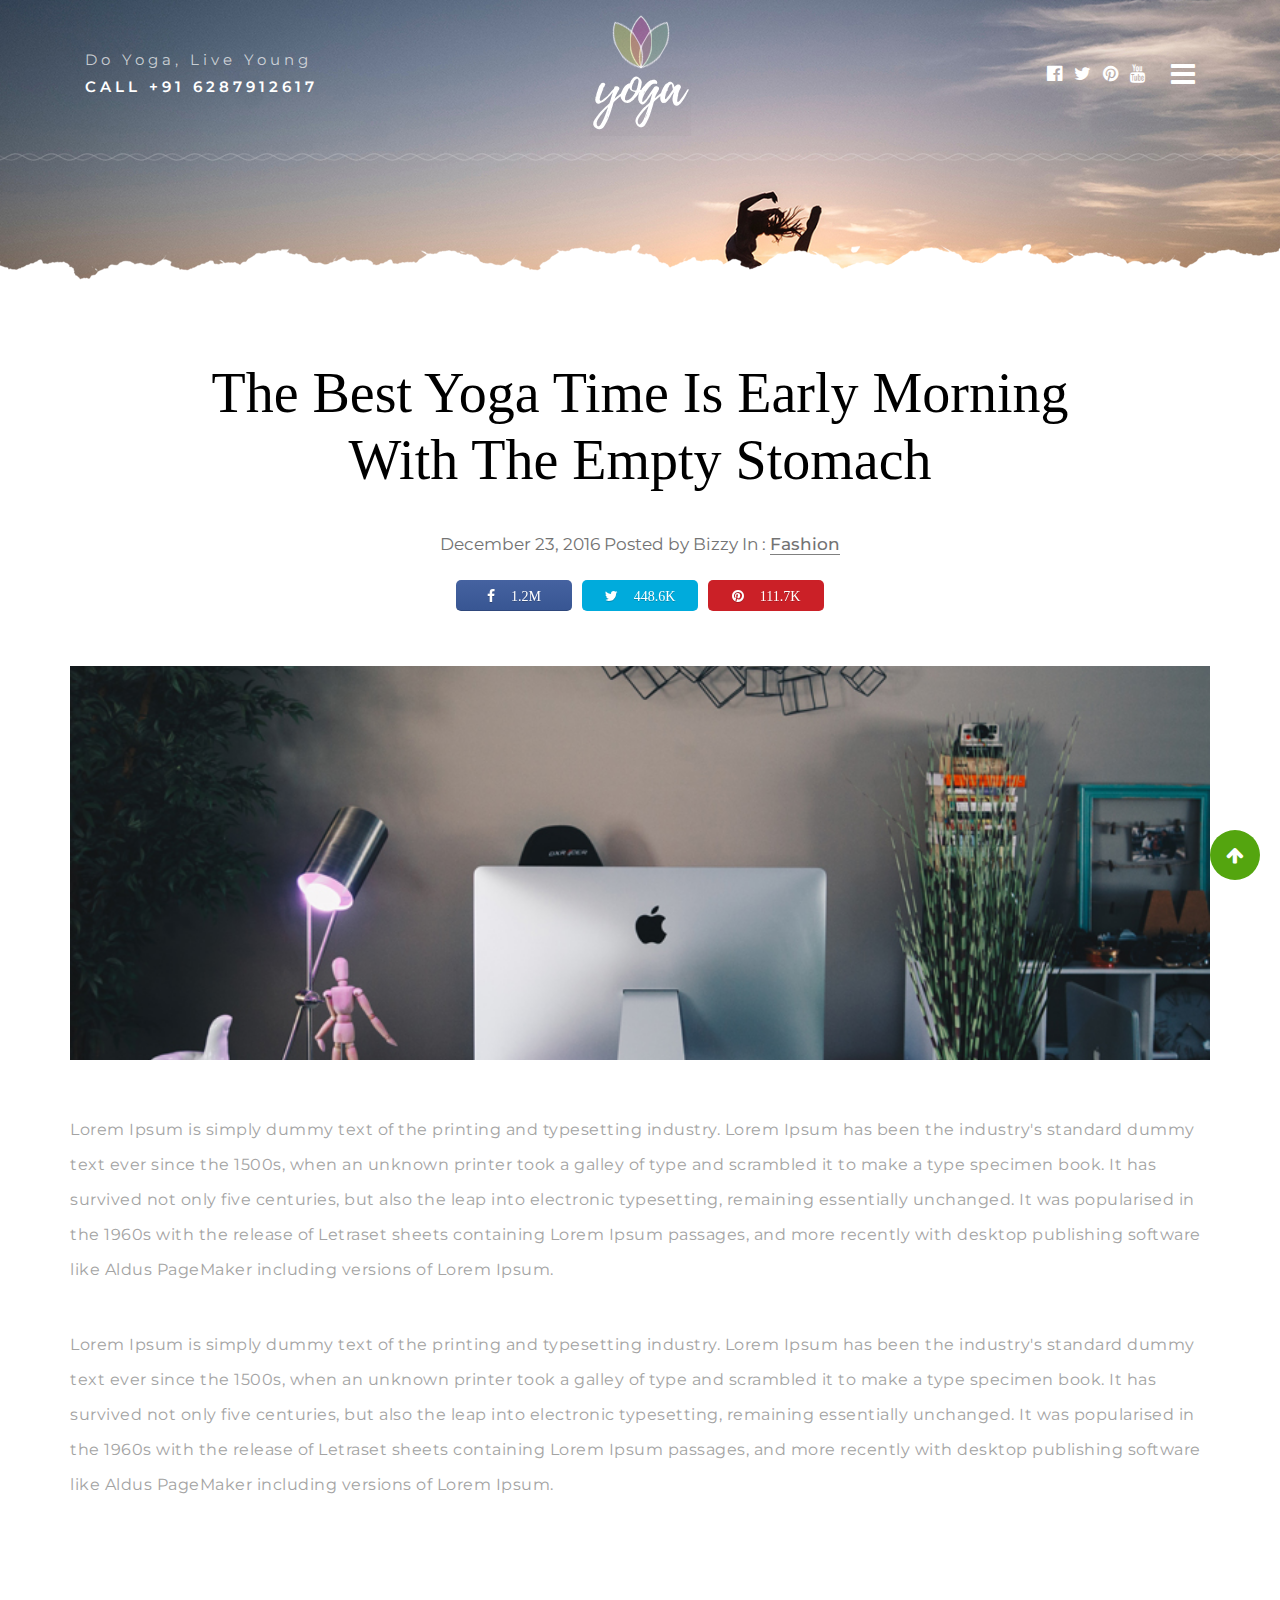
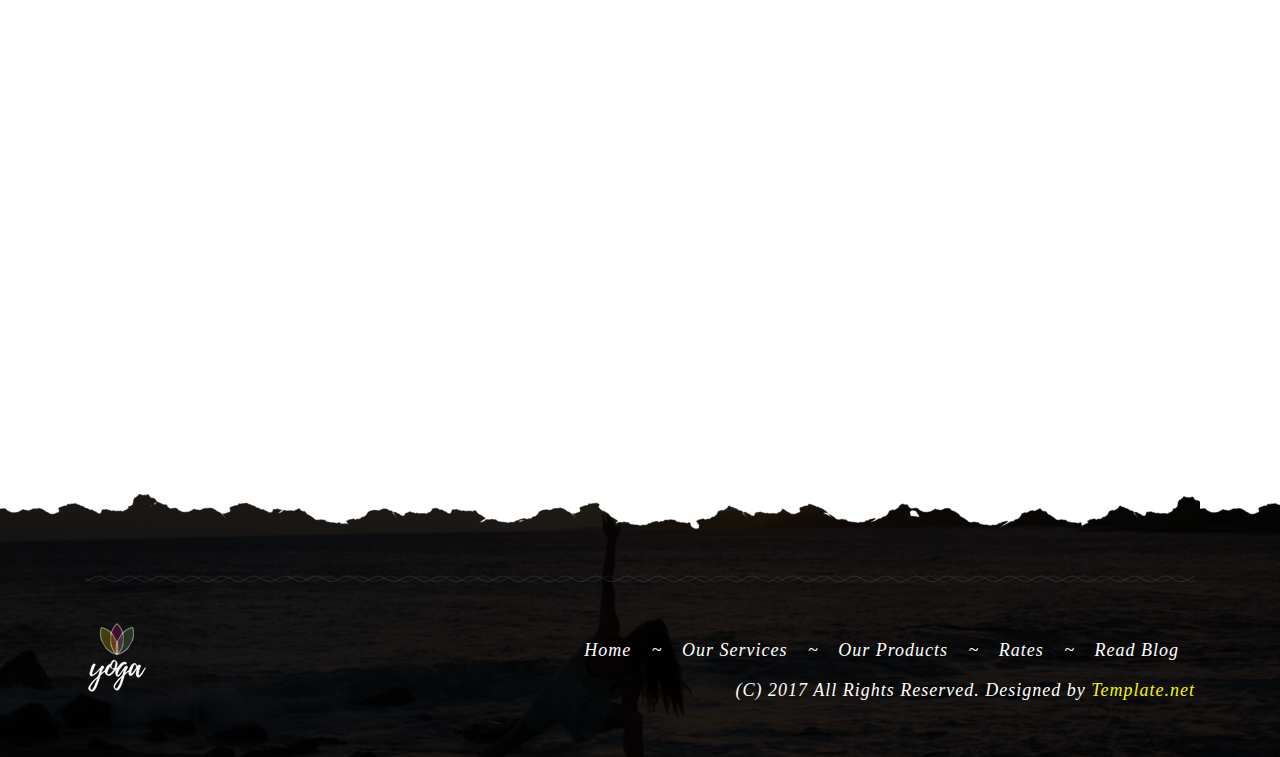
<file: fitness/blog_single.html>
<!doctype html>
<html lang="en">

<head>
    <!-- Required meta tags -->
    <meta charset="utf-8">
    <meta name="viewport" content="width=device-width, initial-scale=1, shrink-to-fit=no">
    <meta name="description" content="">
    <meta name="author" content="">
    <title>Shoppy</title>
    <!-- Bootstrap CSS -->
    <link rel="stylesheet" href="https://maxcdn.bootstrapcdn.com/bootstrap/4.0.0/css/bootstrap.min.css" integrity="sha384-Gn5384xqQ1aoWXA+058RXPxPg6fy4IWvTNh0E263XmFcJlSAwiGgFAW/dAiS6JXm" crossorigin="anonymous">
    <link href="https://fonts.googleapis.com/css?family=Montserrat:100,200,300,400,500,600,700,800|Old+Standard+TT:400,400i,700" rel="stylesheet">
    <link href="https://cdnjs.cloudflare.com/ajax/libs/font-awesome/4.7.0/css/font-awesome.css" rel="stylesheet">
    <link rel="stylesheet" href="css/animate.css">
    <link rel="stylesheet" href="css/main.css">
    <style>
        .banner-home {
            height: auto;
            padding-top: 200px;
        }

    </style>
</head>

<body>
    <!-- Header section Start-->
    <header class="top">
        <div id="mySidenav" class="sidenav">
            <a href="javascript:void(0)" class="closebtn" onclick="closeNav()">&times;</a>
            <a class="active" href="index.html">Home</a>
            <a href="about.html">About</a>
            <a href="services.html">Services</a>
            <a href="products.html">Products</a>
            <a href="rates.html">Rates</a>
            <a href="blog-page.html">Blog</a>
        </div>

        <nav id="navbar">
            <!-- container Start-->
            <div class="container">
                <!--Row Start-->
                <div class="row">
                    <div class="col-lg-5 col-md-5 align-self-center left-side">
                        <p>Do Yoga, Live Young <span>call +91 6287912617</span></p>
                    </div>
                    <div class="col-lg-2 col-md-2 col-5 align-self-center logo">
                        <a href="index.html"><img src="images/nav-logo.png" alt="logo"></a>
                    </div>
                    <div class="col-lg-5 col-md-5 col-7 align-self-center right-side">
                        <div class="social-icons square">
                            <!-- Page Content -->
                            <div id="page-content-wrapper">
                                <span class="slide-menu" onclick="openNav()"><i class="fa fa-bars" aria-hidden="true"></i></span>
                            </div>
                        </div>
                        <div class="social-icons another">
                            <i class="fa fa-facebook-official" aria-hidden="true"></i>
                            <i class="fa fa-twitter" aria-hidden="true"></i>
                            <i class="fa fa-pinterest" aria-hidden="true"></i>
                            <i class="fa fa-youtube" aria-hidden="true"></i>
                        </div>
                    </div>
                </div>
                <!--Row Ended-->
            </div>
            <!-- container Ended-->
        </nav>
        <img class="border-img" src="images/border.png" width="100%" alt="">
    </header>
    <!-- Header section Ended-->

    <section class="banner-another"></section>
    <!-- About Section Start -->
    <div id="blog_single">
        <div class="container">
            <h3 data-aos="fade-up" data-aos-delay="300">The Best Yoga Time is Early Morning <span>with the empty stomach</span></h3>
            <div class="inner-text" data-aos="fade-up" data-aos-delay="400">
                <h4>December 23, 2016 Posted by Bizzy In : <span><a href="#">Fashion</a></span></h4>
            </div>
            <ul class="mbm_social" data-aos="fade-up" data-aos-delay="500">
                <li><a class="social-facebook" href="#">
            		<i class="fa fa-facebook"><small>1.2m</small></i>
            		
            		<div class="tooltip"><span>facebook</span></div>
            		</a>
                </li>
                <li><a class="social-twitter" href="#">
            		<i class="fa fa-twitter"><small>448.6k</small></i>
            		<div class="tooltip"><span>Twitter</span></div>
            		</a>
                </li>
                <li><a class="social-google-plus" href="#">
            		<i class="fa fa-pinterest" aria-hidden="true"><small>111.7k</small></i>
            		<div class="tooltip"><span>google+</span></div>
            		</a>
                </li>
            </ul>
            <div class="row" data-aos="fade-up" data-aos-delay="600">
                <div>
                    <img src="images/about.jpg" alt="about-bg" class="thumbnail image">
                    <p>Lorem Ipsum is simply dummy text of the printing and typesetting industry. Lorem Ipsum has been the industry's standard dummy text ever since the 1500s, when an unknown printer took a galley of type and scrambled it to make a type specimen book. It has survived not only five centuries, but also the leap into electronic typesetting, remaining essentially unchanged. It was popularised in the 1960s with the release of Letraset sheets containing Lorem Ipsum passages, and more recently with desktop publishing software like Aldus PageMaker including versions of Lorem Ipsum.</p>
                    <p>Lorem Ipsum is simply dummy text of the printing and typesetting industry. Lorem Ipsum has been the industry's standard dummy text ever since the 1500s, when an unknown printer took a galley of type and scrambled it to make a type specimen book. It has survived not only five centuries, but also the leap into electronic typesetting, remaining essentially unchanged. It was popularised in the 1960s with the release of Letraset sheets containing Lorem Ipsum passages, and more recently with desktop publishing software like Aldus PageMaker including versions of Lorem Ipsum.</p>
                </div>
            </div>
        </div>
    </div>
    <!-- About Section End -->
    <section class="blog-page-another">
        <div class="container">
            <div class="row">
                <div class="col-md-12 col-12 heading" data-aos="fade-up" data-aos-delay="300">
                    <h2>Similar Articles</h2>
                </div>
            </div>
            <div class="row" data-aos="fade-up" data-aos-delay="400">
                <div class="col-md-12 col-12">
                    <div class="row">
                        <div class="col-lg-6 col-md-12 col-12">
                            <div class="row">
                                <div class="col-md-4">
                                    <figure>
                                        <a href="blog_single.html"><img src="images/blog-3.jpg" alt="The Pulpit Rock" width="304" height="228"></a>
                                    </figure>
                                </div>
                                <div class="col-md-8 inner-content">
                                    <h4><a href="blog_single.html">Lorem Ipsum is simply dummy text type and scrambled...</a></h4>
                                    <p><span>December 23, 2016</span>Posted by <b><a href="blog_single.html">Bizzee</a></b></p>
                                </div>
                            </div>
                        </div>
                        <div class="col-lg-6 col-md-12 col-12">
                            <div class="row">
                                <div class="col-md-4">
                                    <figure>
                                        <a href="blog_single.html"><img src="images/blog-4.jpg" alt="The Pulpit Rock" width="304" height="228"></a>
                                    </figure>
                                </div>
                                <div class="col-md-8 inner-content">
                                    <h4><a href="blog_single.html">Lorem Ipsum is simply dummy text type and scrambled...</a></h4>
                                    <p><span>December 23, 2016</span>Posted by <b><a href="blog_single.html">Bizzee</a></b></p>
                                    <p></p>
                                </div>
                            </div>
                        </div>
                    </div>
                </div>
            </div>
        </div>
    </section>

    <footer class="contact">
        <div class="gradient"></div>
        <div class="copyright">
            <div class="container">
                <div class="row border-img">
                    <div class="col-md-12">
                        <img src="images/border.png" alt="">
                    </div>
                </div>
            </div>
            <div class="container">
                <div class="row">
                    <div class="col-lg-3 col-md-12">
                        <a href="index.html"><img src="images/footer-logo-bg.png" alt="logo"></a>
                    </div>
                    <div class="col-lg-9 col-md-12 right-part">
                        <ul class="ml-auto">
                            <li class="nav-item active">
                                <a class="nav-link active" href="index.html">Home <span class="sr-only">(current)</span></a>
                            </li>
                            <li><a class="hidden-xs">~</a></li>
                            <li class="nav-item"><a class="nav-link" href="services.html">Our Services</a></li>
                            <li><a class="hidden-xs">~</a></li>
                            <li class="nav-item"><a class="nav-link" href="products.html">Our Products</a></li>
                            <li><a class="hidden-xs">~</a></li>
                            <li class="nav-item"><a class="nav-link" href="rates.html">Rates</a></li>
                            <li><a class="hidden-xs">~</a></li>
                            <li class="nav-item"><a class="nav-link" href="blog-page.html">Read Blog</a></li>
                        </ul>
                        <p>(C) 2017 All Rights Reserved. Designed by <a href="https://www.template.net/editable/websites/html5" target="_blank">Template.net</a></p>
                    </div>
                </div>
            </div>
        </div>
    </footer>
    <!-- Return to Top -->
    <a href="javascript:" id="return-to-top"><i class="fa fa-arrow-up" aria-hidden="true"></i></a>

    <!-- jQuery first, then Popper.js, then Bootstrap JS -->
    <script src="https://ajax.googleapis.com/ajax/libs/jquery/3.3.1/jquery.min.js"></script>
    <script src="https://cdnjs.cloudflare.com/ajax/libs/popper.js/1.12.9/umd/popper.min.js" integrity="sha384-ApNbgh9B+Y1QKtv3Rn7W3mgPxhU9K/ScQsAP7hUibX39j7fakFPskvXusvfa0b4Q" crossorigin="anonymous"></script>
    <script src="https://maxcdn.bootstrapcdn.com/bootstrap/4.0.0/js/bootstrap.min.js" integrity="sha384-JZR6Spejh4U02d8jOt6vLEHfe/JQGiRRSQQxSfFWpi1MquVdAyjUar5+76PVCmYl" crossorigin="anonymous"></script>
    <!-- Custom JavaScript -->
    <script src="js/animate.js"></script>
    <script src="js/custom.js"></script>
    <script>
        Home~Our Services~Our Products~Rates~Read Blog

    </script>
</body>

</html>
</file>
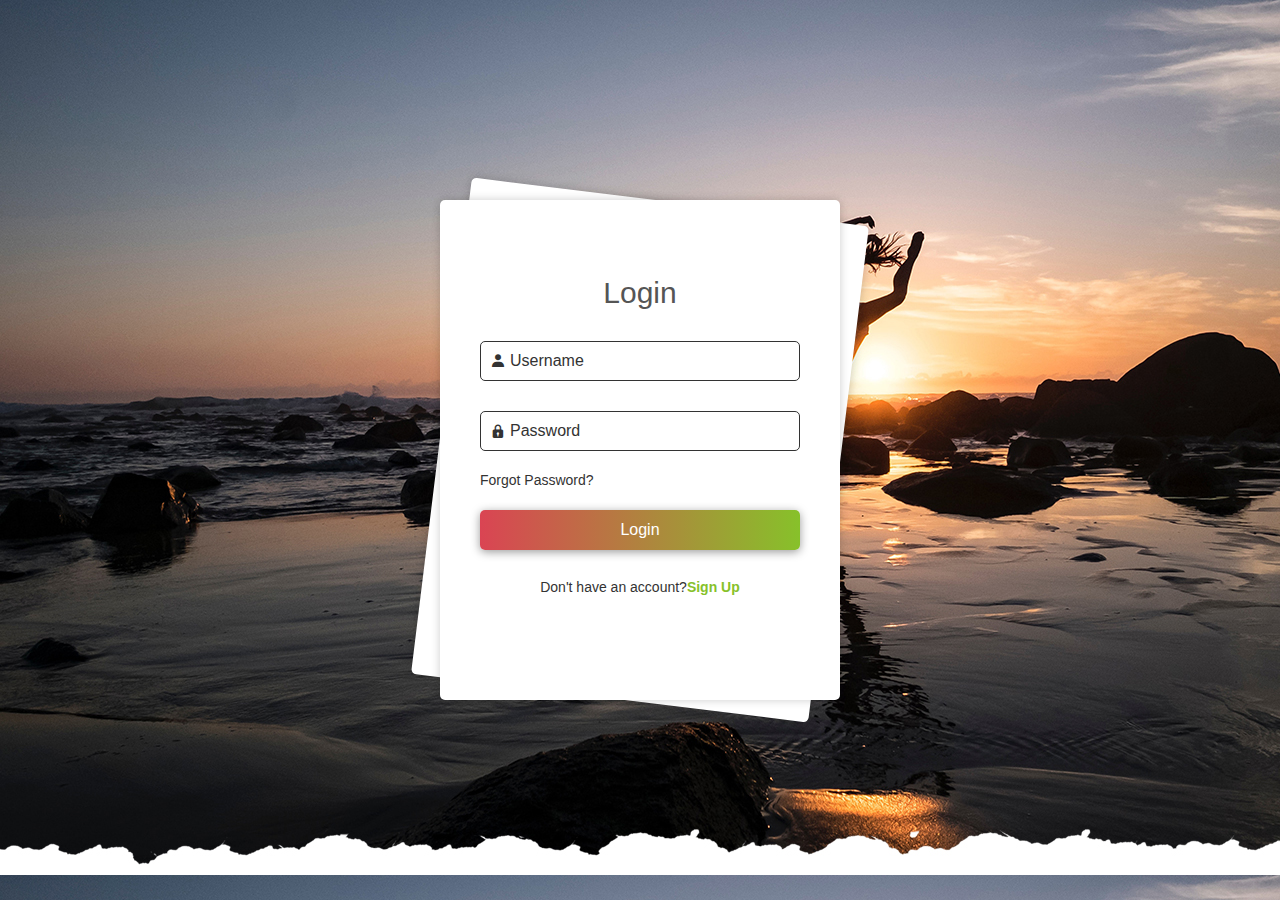
<file: fitness/login.html>
<!DOCTYPE html>
<html lang="en">
<head>
    <link rel="stylesheet" href="css/login.css">
    <link href='https://unpkg.com/boxicons@2.1.4/css/boxicons.min.css' rel='stylesheet'>

        <title>Signin & sign up</title>
        <link rel="stylesheet" href="https://maxcdn.bootstrapcdn.com/bootstrap/4.0.0/css/bootstrap.min.css" integrity="sha384-Gn5384xqQ1aoWXA+058RXPxPg6fy4IWvTNh0E263XmFcJlSAwiGgFAW/dAiS6JXm" crossorigin="anonymous">
        <link rel="stylesheet" href="https://maxcdn.bootstrapcdn.com/bootstrap/4.0.0/css/bootstrap.min.css" integrity="sha384-Gn5384xqQ1aoWXA+058RXPxPg6fy4IWvTNh0E263XmFcJlSAwiGgFAW/dAiS6JXm" crossorigin="anonymous">
        <link href="https://fonts.googleapis.com/css?family=Montserrat:100,200,300,400,500,600,700,800|Old+Standard+TT:400,400i,700" rel="stylesheet">
        <link href="https://cdnjs.cloudflare.com/ajax/libs/font-awesome/4.7.0/css/font-awesome.css" rel="stylesheet">
        <link rel="stylesheet" href="css/animate.css">
        <link rel="stylesheet" href="css/main.css">
        
</head>
<body >
    <div class="wrapper">
        
        
        <div class="form-container sign-up">
            <form action="#">
                <h2>Sign Up</h2>
                <div class="form-group">
                    <input type="text" required>
                    <i class="bx bxs-user"></i>
                    <label for="">Username</label>
                </div>
                <div class="form-group">
                    <input type="email" required>
                    <i class="bx bxs-user"></i>
                    <label for="">Email</label>
                </div>
                <div class="form-group">
                    <input type="password" required>
                    <i class="bx bxs-lock"></i>
                    <label for="">password</label>
                </div>
                <div class="form-group">
                    <input type="password" required>
                    <i class="bx bxs-lock"></i>
                    <label for="">Confirm password</label>
                </div>
                
                <button type="submit" class="btn" >Sign Up</button>
                <div class="link">You already have an account?<a href="#" class="signin-link">Sign in</a>
                </div>

            </form>
        </div>
        <div class="form-container sign-in">
            <form action="#">
                <h2>Login</h2>
                <div class="form-group">
                    <input type="text" required>
                    <i class="bx bxs-user"></i>
                    <label for="">Username</label>
                </div>
                <div class="form-group">
                    <input type="password" required>
                    <i class="bx bxs-lock"></i>
                    <label for="">password</label>
                </div>
                <div class="forgot-pass">
                        <a href="#">Forgot password?</a>
                </div>
                <button type="submit" class="btn" >Login</button>
                <div class="link">Don't have an account?<a href="#" class="signup-link">Sign Up</a>
                </div>

            </form>
        </div>
    </div>
    <script src="js/login.js"></script>
    <script src="js/animate.js"></script>
    <script src="js/custom.js"></script>
</body>
</html>
</file>
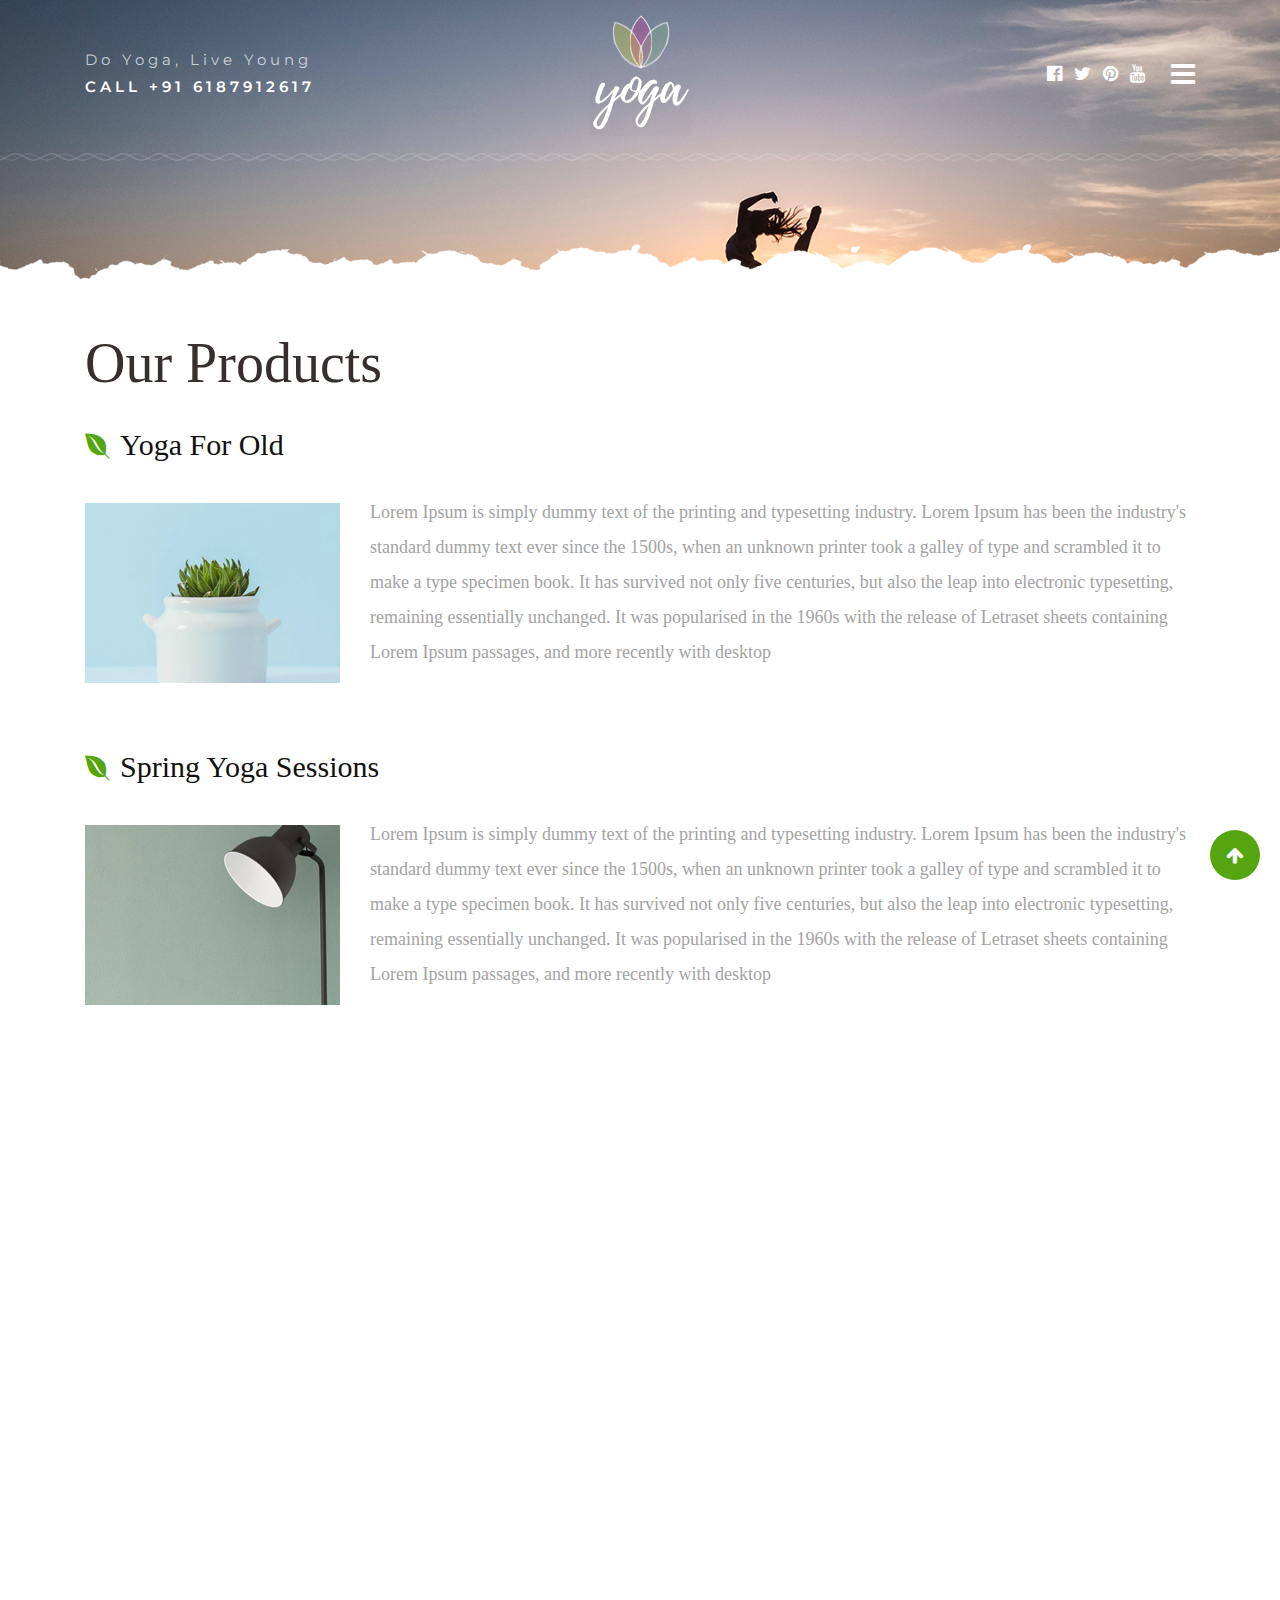
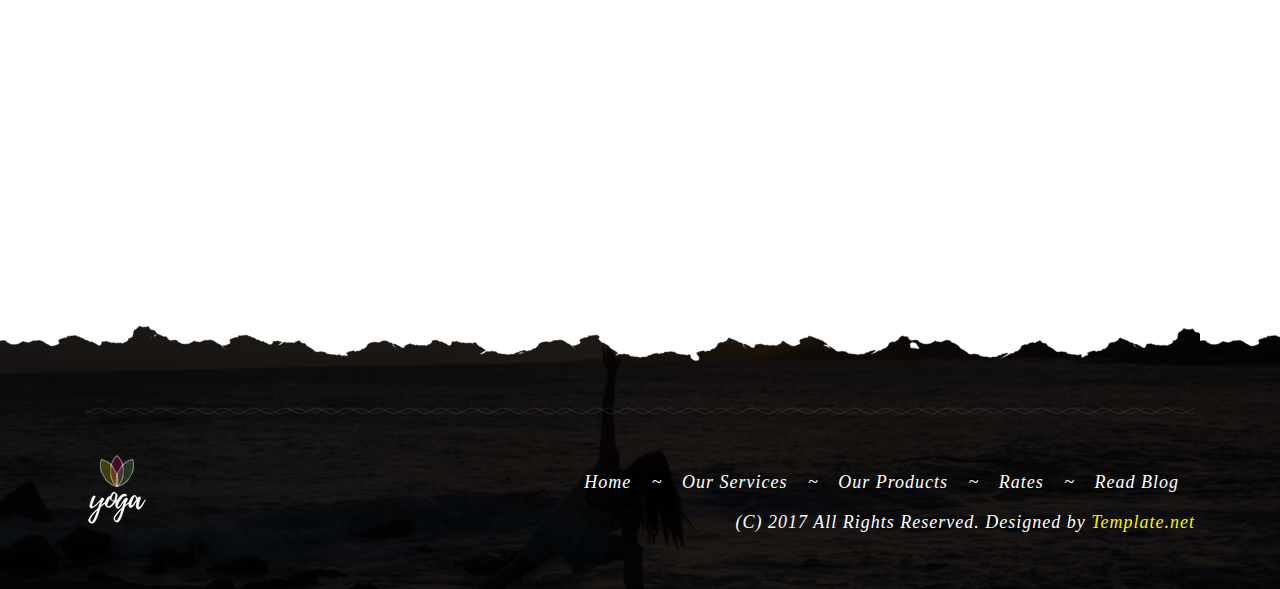
<file: fitness/products.html>
<!doctype html>
<html lang="en">

<head>
    <!-- Required meta tags -->
    <meta charset="utf-8">
    <meta name="viewport" content="width=device-width, initial-scale=1, shrink-to-fit=no">
    <meta name="description" content="">
    <meta name="author" content="">
    <title>Shoppy</title>
    <!-- Bootstrap CSS -->
    <link rel="stylesheet" href="https://maxcdn.bootstrapcdn.com/bootstrap/4.0.0/css/bootstrap.min.css" integrity="sha384-Gn5384xqQ1aoWXA+058RXPxPg6fy4IWvTNh0E263XmFcJlSAwiGgFAW/dAiS6JXm" crossorigin="anonymous">
    <link href="https://fonts.googleapis.com/css?family=Montserrat:100,200,300,400,500,600,700,800|Old+Standard+TT:400,400i,700" rel="stylesheet">
    <link href="https://cdnjs.cloudflare.com/ajax/libs/font-awesome/4.7.0/css/font-awesome.css" rel="stylesheet">
    <link rel="stylesheet" href="css/animate.css">
    <link rel="stylesheet" href="css/main.css">
    <style>
        .banner-home {
            height: auto;
            padding-top: 200px;
        }

    </style>
</head>

<body>
    <!-- Header section Start-->
    <header class="top">
        <div id="mySidenav" class="sidenav">
            <a href="javascript:void(0)" class="closebtn" onclick="closeNav()">&times;</a>
            <a href="index.html">Home</a>
            <a href="about.html">About</a>
            <a href="services.html">Services</a>
            <a class="active" href="products.html">Products</a>
            <a href="rates.html">Rates</a>
            <a href="blog-page.html">Blog</a>
        </div>

        <nav id="navbar">
            <!-- container Start-->
            <div class="container">
                <!--Row Start-->
                <div class="row">
                    <div class="col-lg-5 col-md-5 align-self-center left-side">
                        <p>Do Yoga, Live Young <span>call +91 6187912617</span></p>
                    </div>
                    <div class="col-lg-2 col-md-2 col-5 align-self-center logo">
                        <a href="index.html"><img src="images/nav-logo.png" alt="logo"></a>
                    </div>
                    <div class="col-lg-5 col-md-5 col-7 align-self-center right-side">
                        <div class="social-icons square">
                            <!-- Page Content -->
                            <div id="page-content-wrapper">
                                <span class="slide-menu" onclick="openNav()"><i class="fa fa-bars" aria-hidden="true"></i></span>
                            </div>
                        </div>
                        <div class="social-icons another">
                            <i class="fa fa-facebook-official" aria-hidden="true"></i>
                            <i class="fa fa-twitter" aria-hidden="true"></i>
                            <i class="fa fa-pinterest" aria-hidden="true"></i>
                            <i class="fa fa-youtube" aria-hidden="true"></i>
                        </div>
                    </div>
                </div>
                <!--Row Ended-->
            </div>
            <!-- container Ended-->
        </nav>
        <img class="border-img" src="images/border.png" width="100%" alt="">
    </header>
    <!-- Header section Ended-->

    <section class="banner-another ">
        <!-- Banner section Start-->
    </section>
    <!-- services section Start -->
    <section id="products">
        <div class="container">
            <h2 data-aos="fade-up" data-aos-delay="200">Our products</h2>
            <div class="part-1" data-aos="fade-up" data-aos-delay="400">
                <div class="row">
                    <div class="col-md-12 col-12 heading">
                        <h3><i class="fa fa-envira" aria-hidden="true"></i>Yoga for Old</h3>
                    </div>
                </div>
                <div class="row">
                    <div class="col-lg-3 col-md-4 col-12">
                        <figure>
                            <img src="images/Web-Design.jpg" alt="Web Design" width="100%">
                        </figure>
                    </div>
                    <div class="col-lg-9 col-md-8 col-12 col1">
                        <p>Lorem Ipsum is simply dummy text of the printing and typesetting industry. Lorem Ipsum has been the industry's standard dummy text ever since the 1500s, when an unknown printer took a galley of type and scrambled it to make a type specimen book. It has survived not only five centuries, but also the leap into electronic typesetting, remaining essentially unchanged. It was popularised in the 1960s with the release of Letraset sheets containing Lorem Ipsum passages, and more recently with desktop</p>
                    </div>
                </div>
            </div>
            <div class="part-2" data-aos="fade-up" data-aos-delay="400">
                <div class="row">
                    <div class="col-md-12 heading">
                        <h3><i class="fa fa-envira" aria-hidden="true"></i>Spring Yoga Sessions</h3>
                    </div>
                </div>
                <div class="row">
                    <div class="col-lg-3 col-md-4 col-12">
                        <figure>
                            <img src="images/psd-to-html.jpg" alt="Web Design" width="100%">
                        </figure>
                    </div>
                    <div class="col-lg-9 col-md-8 col-12 col1">
                        <p>Lorem Ipsum is simply dummy text of the printing and typesetting industry. Lorem Ipsum has been the industry's standard dummy text ever since the 1500s, when an unknown printer took a galley of type and scrambled it to make a type specimen book. It has survived not only five centuries, but also the leap into electronic typesetting, remaining essentially unchanged. It was popularised in the 1960s with the release of Letraset sheets containing Lorem Ipsum passages, and more recently with desktop</p>
                    </div>
                </div>
            </div>
            <div class="part-2" data-aos="fade-up" data-aos-delay="400">
                <div class="row">
                    <div class="col-md-12 heading">
                        <h3><i class="fa fa-envira" aria-hidden="true"></i>Yoga for Old</h3>
                    </div>
                </div>
                <div class="row">
                    <div class="col-lg-3 col-md-4 col-12">
                        <figure>
                            <img src="images/Web-Design.jpg" alt="Web Design" width="100%">
                        </figure>
                    </div>
                    <div class="col-lg-9 col-md-8 col-12 col1">
                        <p>Lorem Ipsum is simply dummy text of the printing and typesetting industry. Lorem Ipsum has been the industry's standard dummy text ever since the 1500s, when an unknown printer took a galley of type and scrambled it to make a type specimen book. It has survived not only five centuries, but also the leap into electronic typesetting, remaining essentially unchanged. It was popularised in the 1960s with the release of Letraset sheets containing Lorem Ipsum passages, and more recently with desktop</p>
                    </div>
                </div>
            </div>
            <div class="part-2" data-aos="fade-up" data-aos-delay="400">
                <div class="row">
                    <div class="col-md-12 heading">
                        <h3><i class="fa fa-envira" aria-hidden="true"></i>Spring Yoga Sessions</h3>
                    </div>
                </div>
                <div class="row">
                    <div class="col-lg-3 col-md-4 col-12">
                        <figure>
                            <img src="images/Web-Design.jpg" alt="Web Design" width="100%">
                        </figure>
                    </div>
                    <div class="col-lg-9 col-md-8 col-12 col1">
                        <p>Lorem Ipsum is simply dummy text of the printing and typesetting industry. Lorem Ipsum has been the industry's standard dummy text ever since the 1500s, when an unknown printer took a galley of type and scrambled it to make a type specimen book. It has survived not only five centuries, but also the leap into electronic typesetting, remaining essentially unchanged. It was popularised in the 1960s with the release of Letraset sheets containing Lorem Ipsum passages, and more recently with desktop</p>
                    </div>
                </div>
            </div>
        </div>
    </section>
    <!-- services section Ended -->

    <footer class="contact">
        <div class="gradient"></div>
        <div class="copyright">
            <div class="container">
                <div class="row border-img">
                    <div class="col-md-12">
                        <img src="images/border.png" alt="">
                    </div>
                </div>
            </div>

            <div class="container">
                <div class="row">
                    <div class="col-lg-3 col-md-12">
                        <a href="index.html"><img src="images/footer-logo-bg.png" alt="logo"></a>
                    </div>
                    <div class="col-lg-9 col-md-12 right-part">
                        <ul class="ml-auto">
                            <li class="nav-item active">
                                <a class="nav-link active" href="index.html">Home <span class="sr-only">(current)</span></a>
                            </li>
                            <li><a class="hidden-xs">~</a></li>
                            <li class="nav-item"><a class="nav-link" href="services.html">Our Services</a></li>
                            <li><a class="hidden-xs">~</a></li>
                            <li class="nav-item"><a class="nav-link" href="products.html">Our Products</a></li>
                            <li><a class="hidden-xs">~</a></li>
                            <li class="nav-item"><a class="nav-link" href="rates.html">Rates</a></li>
                            <li><a class="hidden-xs">~</a></li>
                            <li class="nav-item"><a class="nav-link" href="blog-page.html">Read Blog</a></li>
                        </ul>
                        <p>(C) 2017 All Rights Reserved. Designed by <a href="https://www.template.net/editable/websites/html5" target="_blank">Template.net</a></p>
                    </div>
                </div>
            </div>
        </div>
    </footer>
    <!-- Return to Top -->
    <a href="javascript:" id="return-to-top"><i class="fa fa-arrow-up" aria-hidden="true"></i></a>

    <!-- jQuery first, then Popper.js, then Bootstrap JS -->
    <script src="https://ajax.googleapis.com/ajax/libs/jquery/3.3.1/jquery.min.js"></script>
    <script src="https://cdnjs.cloudflare.com/ajax/libs/popper.js/1.12.9/umd/popper.min.js" integrity="sha384-ApNbgh9B+Y1QKtv3Rn7W3mgPxhU9K/ScQsAP7hUibX39j7fakFPskvXusvfa0b4Q" crossorigin="anonymous"></script>
    <script src="https://maxcdn.bootstrapcdn.com/bootstrap/4.0.0/js/bootstrap.min.js" integrity="sha384-JZR6Spejh4U02d8jOt6vLEHfe/JQGiRRSQQxSfFWpi1MquVdAyjUar5+76PVCmYl" crossorigin="anonymous"></script>
    <!-- Custom JavaScript -->
    <script src="js/animate.js"></script>
    <script src="js/custom.js"></script>
    <script>


    </script>
</body>

</html>
</file>
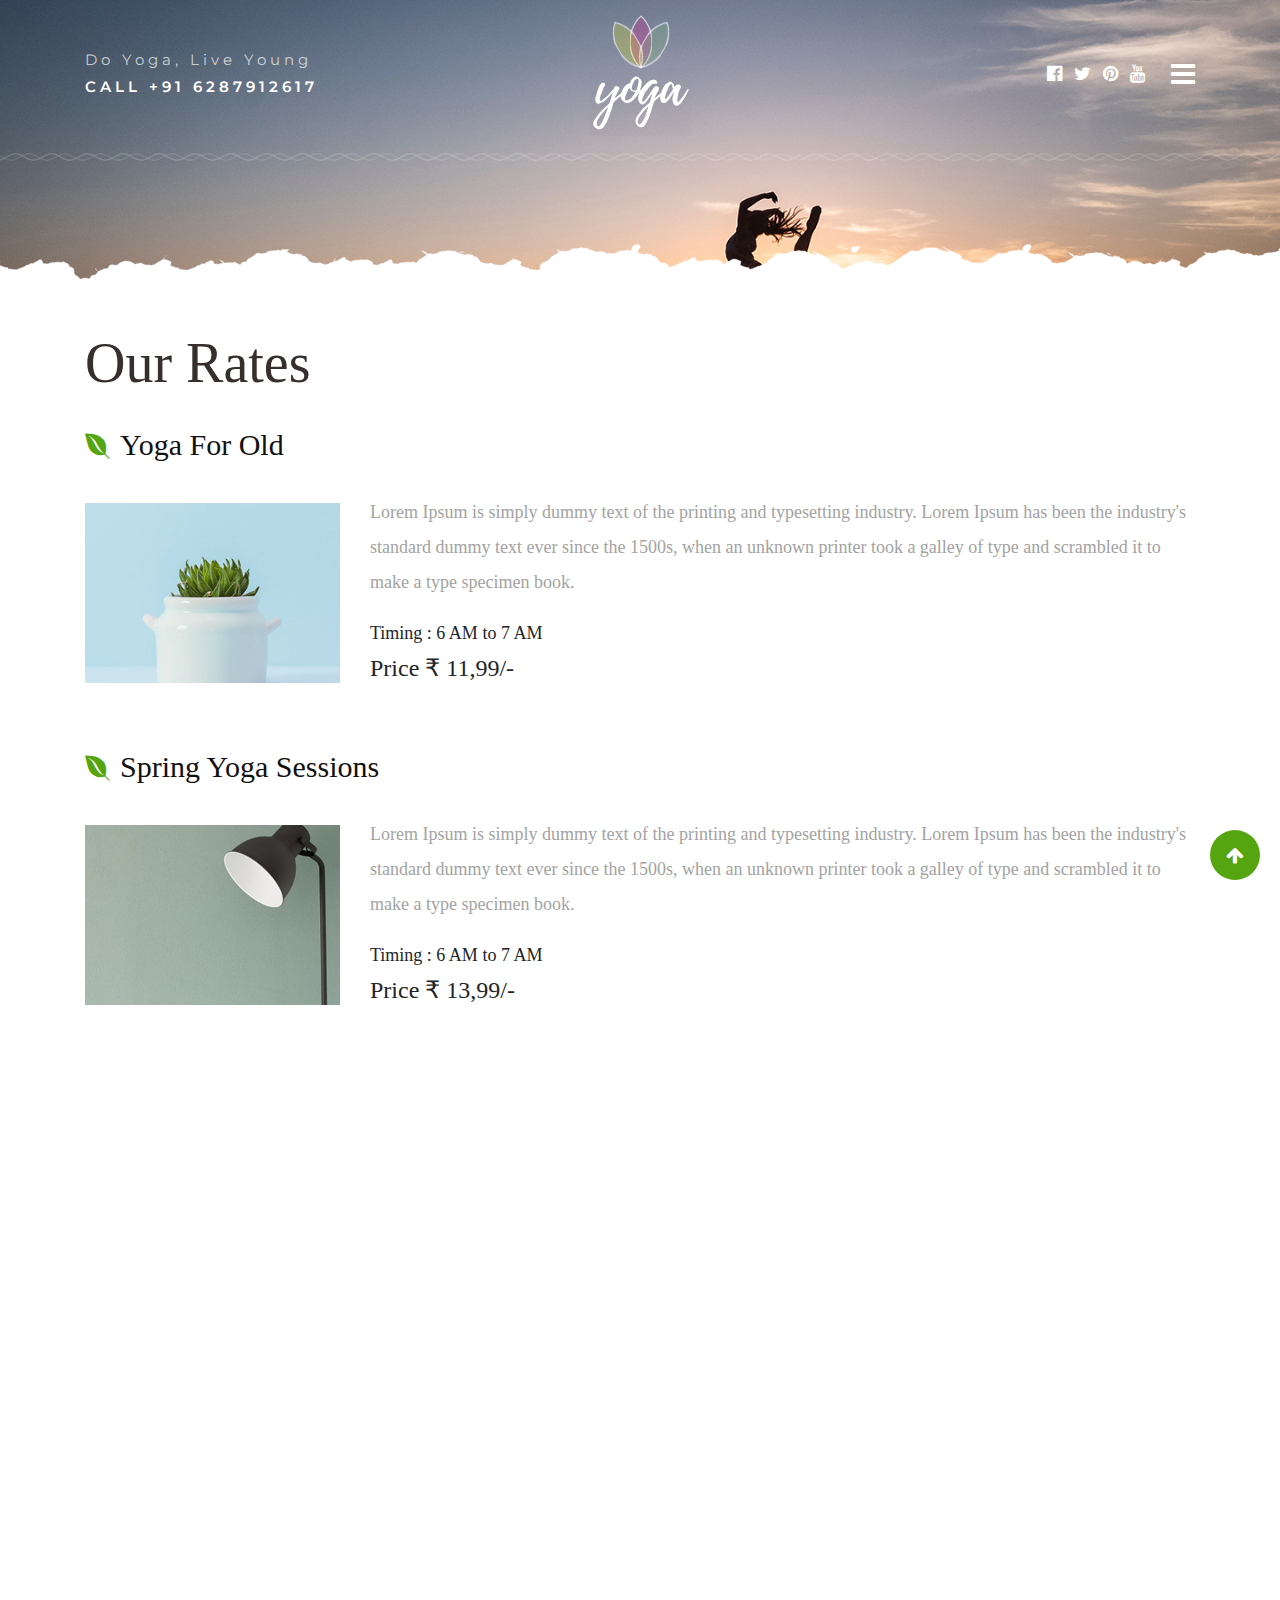
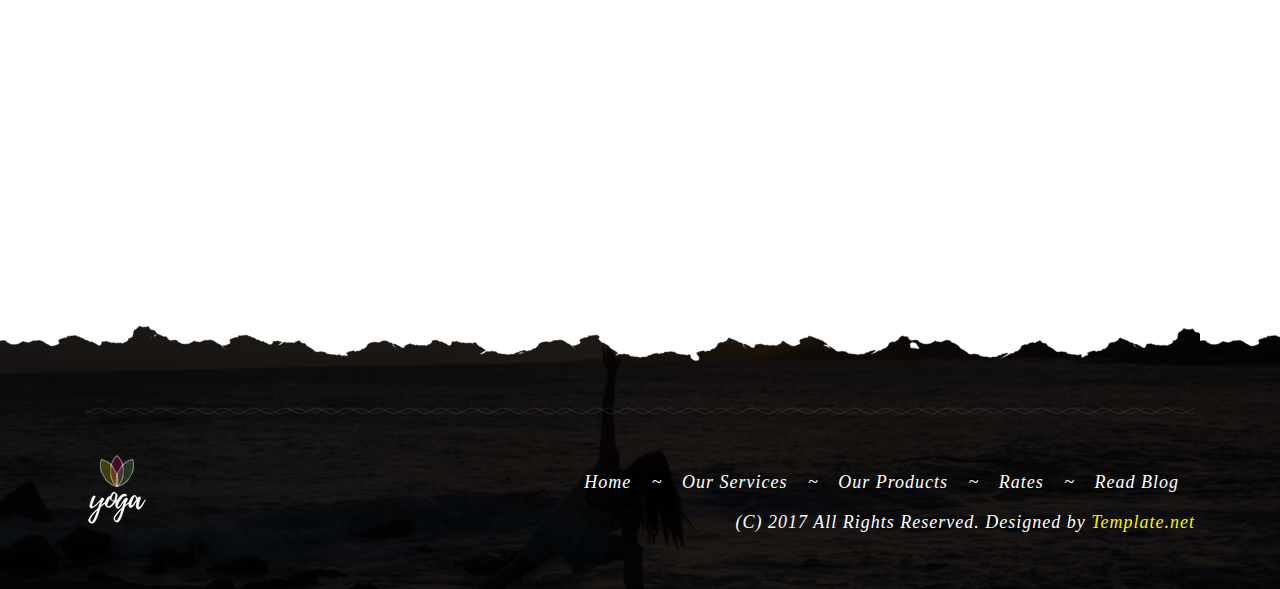
<file: fitness/rates.html>
<!doctype html>
<html lang="en">

<head>
    <!-- Required meta tags -->
    <meta charset="utf-8">
    <meta name="viewport" content="width=device-width, initial-scale=1, shrink-to-fit=no">
    <meta name="description" content="">
    <meta name="author" content="">
    <title>Shoppy</title>
    <!-- Bootstrap CSS -->
    <link rel="stylesheet" href="https://maxcdn.bootstrapcdn.com/bootstrap/4.0.0/css/bootstrap.min.css" integrity="sha384-Gn5384xqQ1aoWXA+058RXPxPg6fy4IWvTNh0E263XmFcJlSAwiGgFAW/dAiS6JXm" crossorigin="anonymous">
    <link href="https://fonts.googleapis.com/css?family=Montserrat:100,200,300,400,500,600,700,800|Old+Standard+TT:400,400i,700" rel="stylesheet">
    <link href="https://cdnjs.cloudflare.com/ajax/libs/font-awesome/4.7.0/css/font-awesome.css" rel="stylesheet">
    <link rel="stylesheet" href="css/animate.css">
    <link rel="stylesheet" href="css/main.css">
    <style>
        .banner-home {
            height: auto;
            padding-top: 200px;
        }

    </style>
</head>

<body>
    <!-- Header section Start-->
    <header class="top">
        <div id="mySidenav" class="sidenav">
            <a href="javascript:void(0)" class="closebtn" onclick="closeNav()">&times;</a>
            <a href="index.html">Home</a>
            <a href="about.html">About</a>
            <a href="services.html">Services</a>
            <a href="products.html">Products</a>
            <a class="active" href="rates.html">Rates</a>
            <a href="blog-page.html">Blog</a>
        </div>

        <nav id="navbar">
            <!-- container Start-->
            <div class="container">
                <!--Row Start-->
                <div class="row">
                    <div class="col-lg-5 col-md-5 align-self-center left-side">
                        <p>Do Yoga, Live Young <span>call +91 6287912617</span></p>
                    </div>
                    <div class="col-lg-2 col-md-2 col-5 align-self-center logo">
                        <a href="index.html"><img src="images/nav-logo.png" alt="logo"></a>
                    </div>
                    <div class="col-lg-5 col-md-5 col-7 align-self-center right-side">
                        <div class="social-icons square">
                            <!-- Page Content -->
                            <div id="page-content-wrapper">
                                <span class="slide-menu" onclick="openNav()"><i class="fa fa-bars" aria-hidden="true"></i></span>
                            </div>
                        </div>
                        <div class="social-icons another">
                            <i class="fa fa-facebook-official" aria-hidden="true"></i>
                            <i class="fa fa-twitter" aria-hidden="true"></i>
                            <i class="fa fa-pinterest" aria-hidden="true"></i>
                            <i class="fa fa-youtube" aria-hidden="true"></i>
                        </div>
                    </div>
                </div>
                <!--Row Ended-->
            </div>
            <!-- container Ended-->
        </nav>
        <img class="border-img" src="images/border.png" width="100%" alt="">
    </header>
    <!-- Header section Ended-->

    <section class="banner-another ">
        <!-- Banner section Start-->
    </section>
    <!-- services section Start -->
    <section id="rates">
        <div class="container">
            <h2 data-aos="fade-up" data-aos-delay="200">Our Rates</h2>
            <div class="part-1" data-aos="fade-up" data-aos-delay="400">
                <div class="row">
                    <div class="col-md-12 col-12 heading">
                        <h3><i class="fa fa-envira" aria-hidden="true"></i>Yoga for Old</h3>
                    </div>
                </div>
                <div class="row">
                    <div class="col-lg-3 col-md-4 col-12">
                        <figure>
                            <img src="images/Web-Design.jpg" alt="Web Design" width="100%">
                        </figure>
                    </div>
                    <div class="col-lg-9 col-md-8 col-12 col1">
                        <p>Lorem Ipsum is simply dummy text of the printing and typesetting industry. Lorem Ipsum has been the industry's standard dummy text ever since the 1500s, when an unknown printer took a galley of type and scrambled it to make a type specimen book.</p>
                        <h6>Timing : 6 AM to 7 AM <span>Price ₹ 11,99/-</span></h6>
                    </div>
                </div>
            </div>
            <div class="part-2" data-aos="fade-up" data-aos-delay="400">
                <div class="row">
                    <div class="col-md-12 heading">
                        <h3><i class="fa fa-envira" aria-hidden="true"></i>Spring Yoga Sessions</h3>
                    </div>
                </div>
                <div class="row">
                    <div class="col-lg-3 col-md-4 col-12">
                        <figure>
                            <img src="images/psd-to-html.jpg" alt="Web Design" width="100%">
                        </figure>
                    </div>
                    <div class="col-lg-9 col-md-8 col-12 col1">
                        <p>Lorem Ipsum is simply dummy text of the printing and typesetting industry. Lorem Ipsum has been the industry's standard dummy text ever since the 1500s, when an unknown printer took a galley of type and scrambled it to make a type specimen book.</p>
                        <h6>Timing : 6 AM to 7 AM <span>Price ₹ 13,99/-</span></h6>
                    </div>
                </div>
            </div>
            <div class="part-2" data-aos="fade-up" data-aos-delay="400">
                <div class="row">
                    <div class="col-md-12 heading">
                        <h3><i class="fa fa-envira" aria-hidden="true"></i>Yoga for Old</h3>
                    </div>
                </div>
                <div class="row">
                    <div class="col-lg-3 col-md-4 col-12">
                        <figure>
                            <img src="images/Web-Design.jpg" alt="Web Design" width="100%">
                        </figure>
                    </div>
                    <div class="col-lg-9 col-md-8 col-12 col1">
                        <p>Lorem Ipsum is simply dummy text of the printing and typesetting industry. Lorem Ipsum has been the industry's standard dummy text ever since the 1500s, when an unknown printer took a galley of type and scrambled it to make a type specimen book.</p>
                        <h6>Timing : 6 AM to 7 AM <span>Price ₹ 23,49/-</span></h6>
                    </div>
                </div>
            </div>
            <div class="part-2" data-aos="fade-up" data-aos-delay="400">
                <div class="row">
                    <div class="col-md-12 heading">
                        <h3><i class="fa fa-envira" aria-hidden="true"></i>Spring Yoga Sessions</h3>
                    </div>
                </div>
                <div class="row">
                    <div class="col-lg-3 col-md-4 col-12">
                        <figure>
                            <img src="images/Web-Design.jpg" alt="Web Design" width="100%">
                        </figure>
                    </div>
                    <div class="col-lg-9 col-md-8 col-12 col1">
                        <p>Lorem Ipsum is simply dummy text of the printing and typesetting industry. Lorem Ipsum has been the industry's standard dummy text ever since the 1500s, when an unknown printer took a galley of type and scrambled it to make a type specimen book.</p>
                        <h6>Timing : 6 AM to 7 AM <span>Price ₹ 24,99/-</span></h6>
                    </div>
                </div>
            </div>
        </div>
    </section>
    <!-- services section Ended -->

    <footer class="contact">
        <div class="gradient"></div>
        <div class="copyright">
            <div class="container">
                <div class="row border-img">
                    <div class="col-md-12">
                        <img src="images/border.png" alt="">
                    </div>
                </div>
            </div>
            <div class="container">
                <div class="row">
                    <div class="col-lg-3 col-md-12">
                        <a href="index.html"><img src="images/footer-logo-bg.png" alt="logo"></a>
                    </div>
                    <div class="col-lg-9 col-md-12 right-part">
                        <ul class="ml-auto">
                            <li class="nav-item active">
                                <a class="nav-link active" href="index.html">Home <span class="sr-only">(current)</span></a>
                            </li>
                            <li><a class="hidden-xs">~</a></li>
                            <li class="nav-item"><a class="nav-link" href="services.html">Our Services</a></li>
                            <li><a class="hidden-xs">~</a></li>
                            <li class="nav-item"><a class="nav-link" href="products.html">Our Products</a></li>
                            <li><a class="hidden-xs">~</a></li>
                            <li class="nav-item"><a class="nav-link" href="rates.html">Rates</a></li>
                            <li><a class="hidden-xs">~</a></li>
                            <li class="nav-item"><a class="nav-link" href="blog-page.html">Read Blog</a></li>
                        </ul>
                        <p>(C) 2017 All Rights Reserved. Designed by <a href="https://www.template.net/editable/websites/html5" target="_blank">Template.net</a></p>
                    </div>
                </div>
            </div>
        </div>
    </footer>
    <!-- Return to Top -->
    <a href="javascript:" id="return-to-top"><i class="fa fa-arrow-up" aria-hidden="true"></i></a>

    <!-- jQuery first, then Popper.js, then Bootstrap JS -->
    <script src="https://ajax.googleapis.com/ajax/libs/jquery/3.3.1/jquery.min.js"></script>
    <script src="https://cdnjs.cloudflare.com/ajax/libs/popper.js/1.12.9/umd/popper.min.js" integrity="sha384-ApNbgh9B+Y1QKtv3Rn7W3mgPxhU9K/ScQsAP7hUibX39j7fakFPskvXusvfa0b4Q" crossorigin="anonymous"></script>
    <script src="https://maxcdn.bootstrapcdn.com/bootstrap/4.0.0/js/bootstrap.min.js" integrity="sha384-JZR6Spejh4U02d8jOt6vLEHfe/JQGiRRSQQxSfFWpi1MquVdAyjUar5+76PVCmYl" crossorigin="anonymous"></script>
    <!-- Custom JavaScript -->
    <script src="js/animate.js"></script>
    <script src="js/custom.js"></script>
    <script>


    </script>
</body>

</html>
</file>
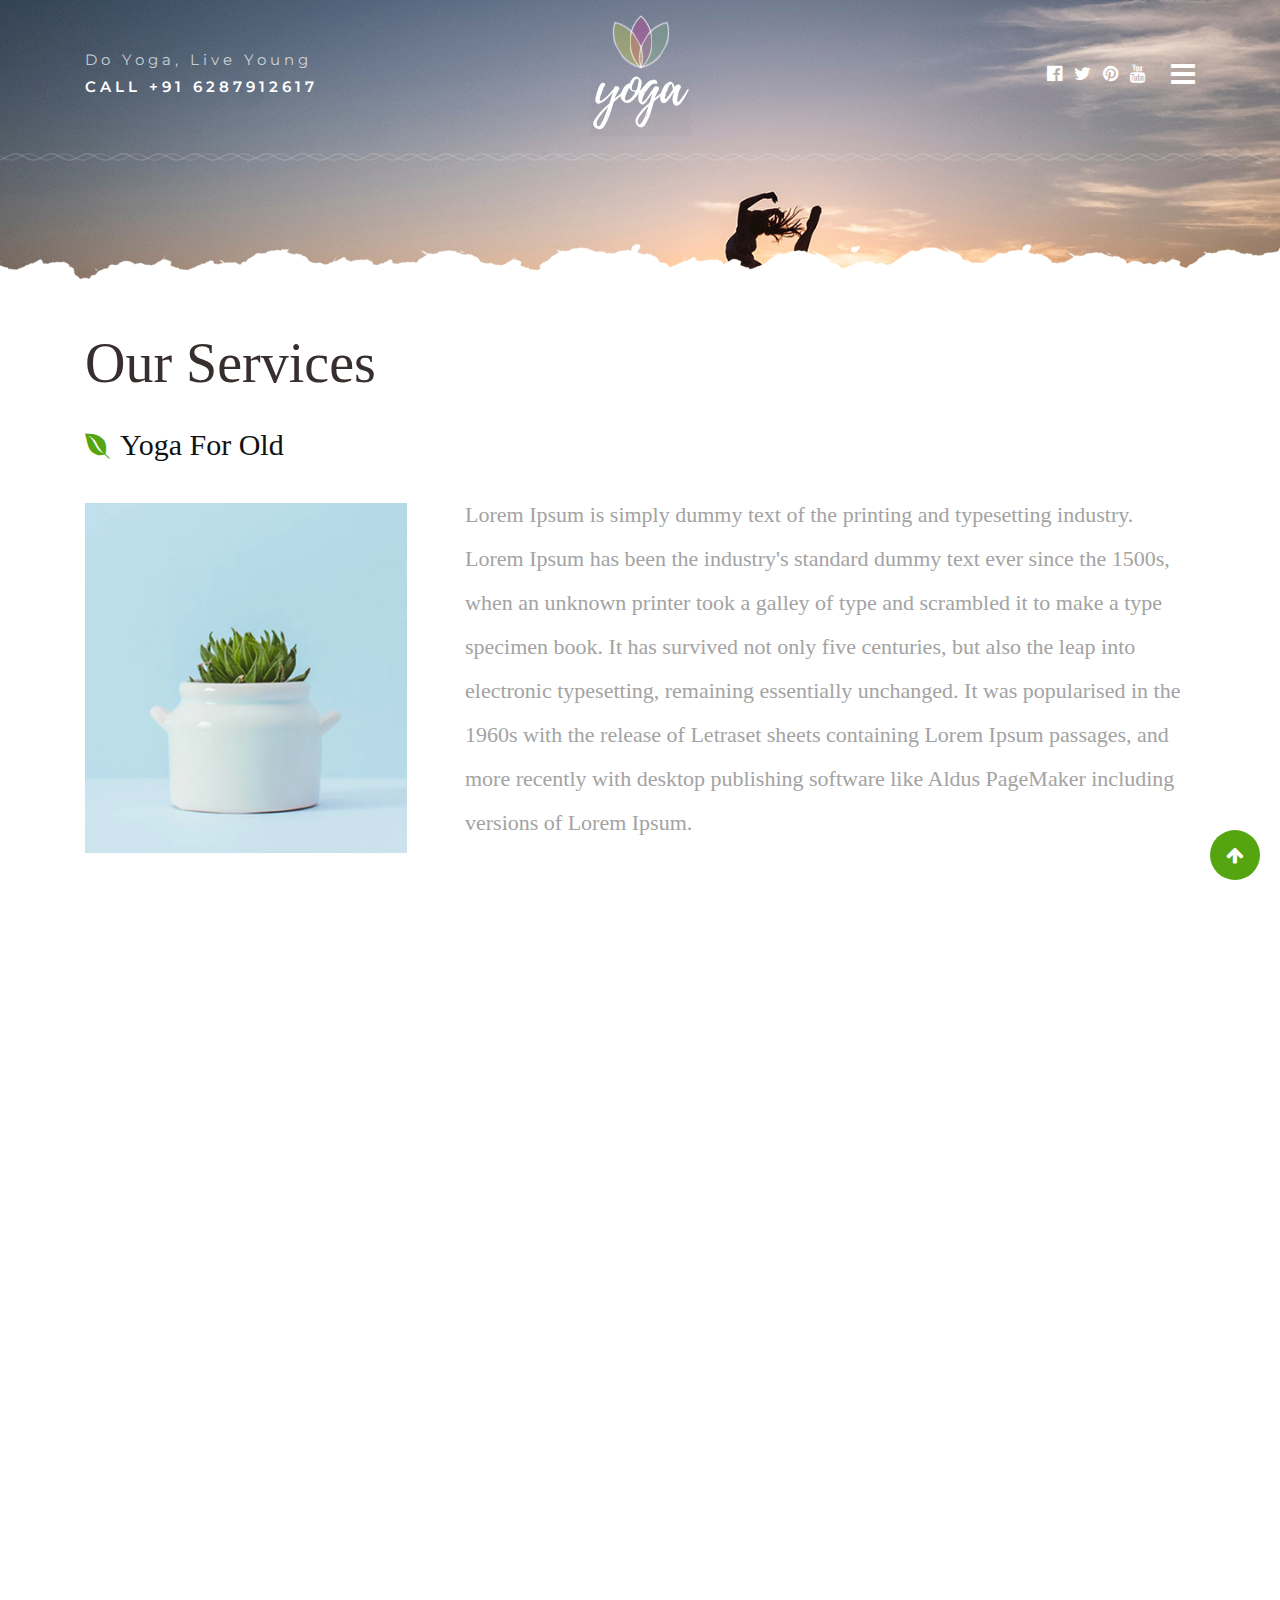
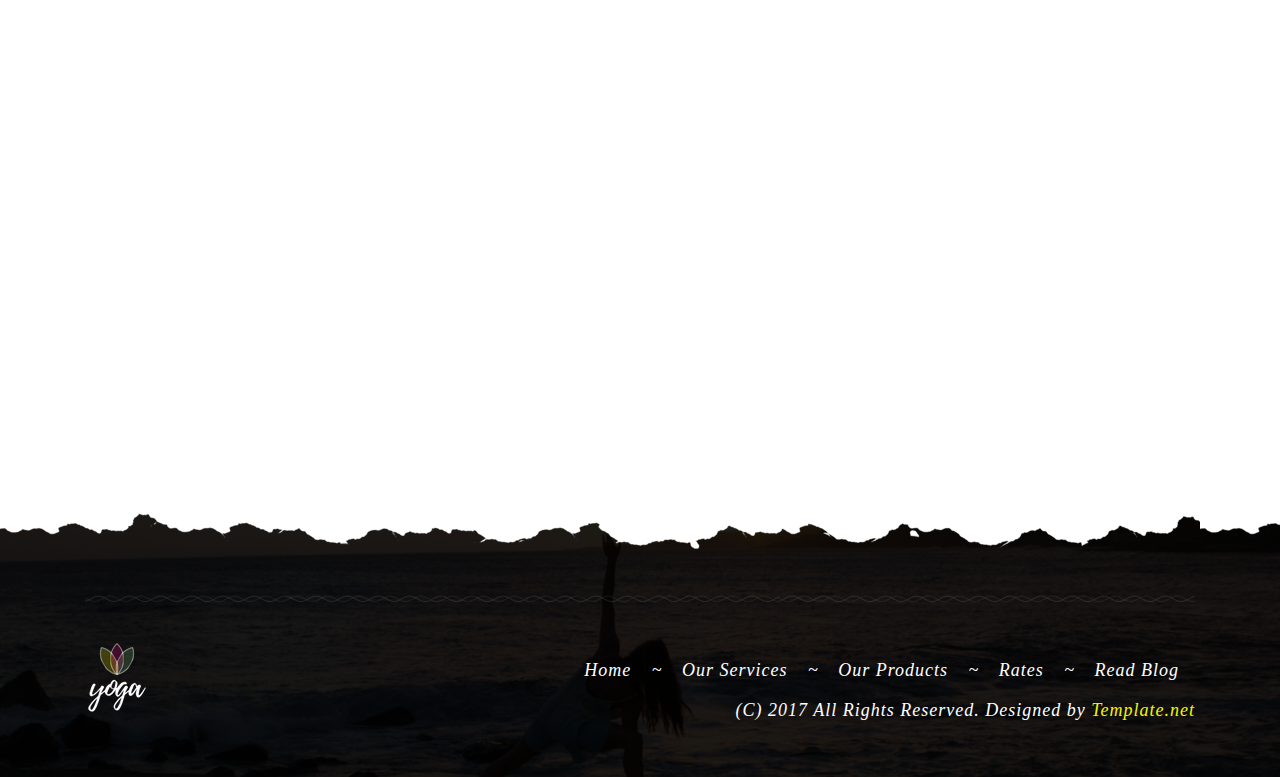
<file: fitness/services.html>
<!doctype html>
<html lang="en">

<head>
    <!-- Required meta tags -->
    <meta charset="utf-8">
    <meta name="viewport" content="width=device-width, initial-scale=1, shrink-to-fit=no">
    <meta name="description" content="">
    <meta name="author" content="">
    <title>Shoppy</title>
    <!-- Bootstrap CSS -->
    <link rel="stylesheet" href="https://maxcdn.bootstrapcdn.com/bootstrap/4.0.0/css/bootstrap.min.css" integrity="sha384-Gn5384xqQ1aoWXA+058RXPxPg6fy4IWvTNh0E263XmFcJlSAwiGgFAW/dAiS6JXm" crossorigin="anonymous">
    <link href="https://fonts.googleapis.com/css?family=Montserrat:100,200,300,400,500,600,700,800|Old+Standard+TT:400,400i,700" rel="stylesheet">
    <link href="https://cdnjs.cloudflare.com/ajax/libs/font-awesome/4.7.0/css/font-awesome.css" rel="stylesheet">
    <link rel="stylesheet" href="css/animate.css">
    <link rel="stylesheet" href="css/main.css">
    <style>
        .banner-home {
            height: auto;
            padding-top: 200px;
        }

    </style>
</head>

<body>
    <!-- Header section Start-->
    <header class="top">
        <div id="mySidenav" class="sidenav">
            <a href="javascript:void(0)" class="closebtn" onclick="closeNav()">&times;</a>
            <a href="index.html">Home</a>
            <a href="about.html">About</a>
            <a class="active" href="services.html">Services</a>
            <a href="products.html">Products</a>
            <a href="rates.html">Rates</a>
            <a href="blog-page.html">Blog</a>
        </div>

        <nav id="navbar">
            <!-- container Start-->
            <div class="container">
                <!--Row Start-->
                <div class="row">
                    <div class="col-lg-5 col-md-5 align-self-center left-side">
                        <p>Do Yoga, Live Young <span>call +91 6287912617</span></p>
                    </div>
                    <div class="col-lg-2 col-md-2 col-5 align-self-center logo">
                        <a href="index.html"><img src="images/nav-logo.png" alt="logo"></a>
                    </div>
                    <div class="col-lg-5 col-md-5 col-7 align-self-center right-side">
                        <div class="social-icons square">
                            <!-- Page Content -->
                            <div id="page-content-wrapper">
                                <span class="slide-menu" onclick="openNav()"><i class="fa fa-bars" aria-hidden="true"></i></span>
                            </div>
                        </div>
                        <div class="social-icons another">
                            <i class="fa fa-facebook-official" aria-hidden="true"></i>
                            <i class="fa fa-twitter" aria-hidden="true"></i>
                            <i class="fa fa-pinterest" aria-hidden="true"></i>
                            <i class="fa fa-youtube" aria-hidden="true"></i>
                        </div>
                    </div>
                </div>
                <!--Row Ended-->
            </div>
            <!-- container Ended-->
        </nav>
        <img class="border-img" src="images/border.png" width="100%" alt="">
    </header>
    <!-- Header section Ended-->

    <section class="banner-another ">
        <!-- Banner section Start-->
    </section>
    <!-- services section Start -->
    <section id="services">
        <div class="container">
            <h2 data-aos="fade-up" data-aos-delay="200">Our Services</h2>
            <div class="part-1" data-aos="fade-up" data-aos-delay="400">
                <div class="row">
                    <div class="col-md-12 col-12 heading">
                        <h3><i class="fa fa-envira" aria-hidden="true"></i>Yoga for Old</h3>
                    </div>
                </div>
                <div class="row">
                    <div class="col-md-4 col-sm-6 col-12">
                        <figure>
                            <img src="images/Web-Design.jpg" alt="Web Design" width="100%">
                        </figure>
                    </div>
                    <div class="col-md-8 col-sm-6 col-12 col1">
                        <p>Lorem Ipsum is simply dummy text of the printing and typesetting industry. Lorem Ipsum has been the industry's standard dummy text ever since the 1500s, when an unknown printer took a galley of type and scrambled it to make a type specimen book. It has survived not only five centuries, but also the leap into electronic typesetting, remaining essentially unchanged. It was popularised in the 1960s with the release of Letraset sheets containing Lorem Ipsum passages, and more recently with desktop publishing software like Aldus PageMaker including versions of Lorem Ipsum.</p>
                    </div>
                </div>
            </div>
            <div class="part-2" data-aos="fade-up" data-aos-delay="400">
                <div class="row">
                    <div class="col-md-12 heading">
                        <h3><i class="fa fa-envira" aria-hidden="true"></i>Spring Yoga Sessions</h3>
                    </div>
                </div>
                <div class="row">
                    <div class="col-md-4 col-sm-6">
                        <figure>
                            <img src="images/psd-to-html.jpg" alt="Web Design" width="100%">
                        </figure>
                    </div>
                    <div class="col-md-8 col-sm-6 col1">
                        <p>Lorem Ipsum is simply dummy text of the printing and typesetting industry. Lorem Ipsum has been the industry's standard dummy text ever since the 1500s, when an unknown printer took a galley of type and scrambled it to make a type specimen book. It has survived not only five centuries, but also the leap into electronic typesetting, remaining essentially unchanged. It was popularised in the 1960s with the release of Letraset sheets containing Lorem Ipsum passages, and more recently with desktop publishing software like Aldus PageMaker including versions of Lorem Ipsum.</p>
                    </div>
                </div>
            </div>
            <div class="part-2" data-aos="fade-up" data-aos-delay="400">
                <div class="row">
                    <div class="col-md-12 heading">
                        <h3><i class="fa fa-envira" aria-hidden="true"></i>Yoga for Old</h3>
                    </div>
                </div>
                <div class="row">
                    <div class="col-md-4 col-sm-6">
                        <figure>
                            <img src="images/Web-Design.jpg" alt="Web Design" width="100%">
                        </figure>
                    </div>
                    <div class="col-md-8 col-sm-6 col1">
                        <p>Lorem Ipsum is simply dummy text of the printing and typesetting industry. Lorem Ipsum has been the industry's standard dummy text ever since the 1500s, when an unknown printer took a galley of type and scrambled it to make a type specimen book. It has survived not only five centuries, but also the leap into electronic typesetting, remaining essentially unchanged. It was popularised in the 1960s with the release of Letraset sheets containing Lorem Ipsum passages, and more recently with desktop publishing software like Aldus PageMaker including versions of Lorem Ipsum.</p>
                    </div>
                </div>
            </div>
        </div>
    </section>
    <!-- services section Ended -->

    <footer class="contact">
        <div class="gradient"></div>
        <div class="copyright">
            <div class="container">
                <div class="row border-img">
                    <div class="col-md-12">
                        <img src="images/border.png" alt="">
                    </div>
                </div>
            </div>
            <div class="container">
                <div class="row">
                    <div class="col-lg-3 col-md-12">
                        <a href="index.html"><img src="images/footer-logo-bg.png" alt="logo"></a>
                    </div>
                    <div class="col-lg-9 col-md-12 right-part">
                        <ul class="ml-auto">
                            <li class="nav-item active">
                                <a class="nav-link active" href="index.html">Home <span class="sr-only">(current)</span></a>
                            </li>
                            <li><a class="hidden-xs">~</a></li>
                            <li class="nav-item"><a class="nav-link" href="services.html">Our Services</a></li>
                            <li><a class="hidden-xs">~</a></li>
                            <li class="nav-item"><a class="nav-link" href="products.html">Our Products</a></li>
                            <li><a class="hidden-xs">~</a></li>
                            <li class="nav-item"><a class="nav-link" href="rates.html">Rates</a></li>
                            <li><a class="hidden-xs">~</a></li>
                            <li class="nav-item"><a class="nav-link" href="blog-page.html">Read Blog</a></li>
                        </ul>
                        <p>(C) 2017 All Rights Reserved. Designed by <a href="https://www.template.net/editable/websites/html5" target="_blank">Template.net</a></p>
                    </div>
                </div>
            </div>
        </div>
    </footer>
    <!-- Return to Top -->
    <a href="javascript:" id="return-to-top"><i class="fa fa-arrow-up" aria-hidden="true"></i></a>

    <!-- jQuery first, then Popper.js, then Bootstrap JS -->
    <script src="https://ajax.googleapis.com/ajax/libs/jquery/3.3.1/jquery.min.js"></script>
    <script src="https://cdnjs.cloudflare.com/ajax/libs/popper.js/1.12.9/umd/popper.min.js" integrity="sha384-ApNbgh9B+Y1QKtv3Rn7W3mgPxhU9K/ScQsAP7hUibX39j7fakFPskvXusvfa0b4Q" crossorigin="anonymous"></script>
    <script src="https://maxcdn.bootstrapcdn.com/bootstrap/4.0.0/js/bootstrap.min.js" integrity="sha384-JZR6Spejh4U02d8jOt6vLEHfe/JQGiRRSQQxSfFWpi1MquVdAyjUar5+76PVCmYl" crossorigin="anonymous"></script>
    <!-- Custom JavaScript -->
    <script src="js/animate.js"></script>
    <script src="js/custom.js"></script>
    <script>


    </script>
</body>

</html>
</file>
<file: fitness/css/main.css>
/*==============================================
          Yoga Website Stylesheet
           Body Core Stylesheet
===============================================*/

* {
    -webkit-box-sizing: border-box;
    -moz-box-sizing: border-box;
    box-sizing: border-box
}

*:before,
*:after {
    -webkit-box-sizing: border-box;
    -moz-box-sizing: border-box;
    box-sizing: border-box
}

body {
    width: 100%;
    margin: 0px;
    padding: 0px;
    font-size: 16px;
    line-height: 1.8;
    overflow-x: hidden;
    background-color: #fff;
    font-family: 'Montserrat', sans-serif;
}

body,
html {
    height: 100%;
}

.btn:focus,
.btn:active {
    outline: none !important;
    box-shadow: none;
}

h1,
h2,
h3,
h4,
h5,
h6,
ul {
    margin: 0px;
    padding: 0px
}

ul {
    list-style-type: none;
    margin: 0;
    padding: 0;
    display: block;
}

li {
    display: inline-block;
}

a {
    cursor: pointer;
    color: #000000;
}

a:hover {
    text-decoration: none;
}

textarea {
    resize: none;
}

hr {
    margin-bottom: 0;
}

.container-fluid {
    padding: 0;
}

/*-- scroll to top ---*/

#return-to-top {
    bottom: 20px;
    right: 20px;
    width: 50px;
    height: 50px;
    display: none;
    z-index: 9999;
    display: block;
    position: fixed;
    background: #54a50f;
    text-decoration: none;
    -moz-border-radius: 35px;
    -webkit-border-radius: 35px;
    border-radius: 35px;
    -webkit-transition: all 0.4s linear;
    -moz-transition: all 0.4s ease;
    -ms-transition: all 0.4s ease;
    -o-transition: all 0.4s ease;
    transition: all 0.4s ease;
}

#return-to-top i {
    color: #ffffff;
    margin: 0;
    position: relative;
    left: 16px;
    top: 13px;
    font-size: 19px;
    -webkit-transition: all 0.4s ease;
    -moz-transition: all 0.4s ease;
    -ms-transition: all 0.4s ease;
    -o-transition: all 0.4s ease;
    transition: all 0.4s ease;
}

#return-to-top:hover {
    background: #54a50f;
}

#return-to-top:hover i {
    color: #ffffff;
    top: 5px;
}

::placeholder {
    font-size: 14px;
    font-style: italic;
}

:-moz-placeholder {
    font-size: 14px;
    font-style: italic;
}

:-ms-input-placeholder {
    font-size: 14px;
    font-style: italic;
}

::-moz-placeholder {
    font-size: 14px;
    font-style: italic;
}

::-webkit-input-placeholder {
    font-size: 14px;
    font-style: italic;
}

.blog figure img:hover,
.blog-page figure img:hover {
    -moz-box-shadow: 0 3px 6px rgba(0, 0, 0, 0.16), 0 3px 6px rgba(0, 0, 0, 0.23);
    -webkit-box-shadow: 0 3px 6px rgba(0, 0, 0, 0.16), 0 3px 6px rgba(0, 0, 0, 0.23);
    box-shadow: 0 3px 6px rgba(0, 0, 0, 0.16), 0 3px 6px rgba(0, 0, 0, 0.23);
}

/*======================
     Nav-bar Styles
======================*/

header {
    height: auto;
    background: rgba(0, 0, 0, 0);
    position: relative;
    z-index: 100;
    position: absolute;
    top: 0;
    left: 0;
    width: 100%;
    padding: 40px 0;
}

.header {
    background-image: url("../images/banner.jpg");
    background-size: cover;
    background-position: top;
    background-repeat: no-repeat;
}

header .logo {
    text-align: center;
}

header .social-icons {
    float: right;
    position: relative;
}

header .social-icons a {
    margin-left: 25px;
}

header .social-icons i {
    font-size: 18px;
    color: white;
    margin-left: 8px;
}

.square {
    height: auto;
    width: 50px;
    margin-top: 4px;
}

.sticky {
    z-index: 99;
    position: fixed;
    font-weight: 600;
    top: 0;
    width: 100%;
    background: rgba(73, 160, 3, 0.94);
}

.sticky img {
    width: 30%;
    transition-duration: 0.5s;
    padding: 6px 0;
}

.sticky .header {
    transition-duration: 0.5s;
}

.sticky .social-icons {
    transition-duration: 0.5s;
}

header .social-icons i:hover {
    color: #000000;
}

.sticky p {
    font-size: 12px;
    letter-spacing: 3px;
}

.affix {
    top: 0;
    z-index: 9999 !important;
}

.affix + .container {
    padding-top: 70px;
}

.slide-menu .fa-bars {
    font-size: 28px;
    margin-left: 28px;
    float: right;
    color: #ffffff;
}

.sidenav {
    height: 100%;
    width: 0;
    position: fixed;
    z-index: 999;
    top: 0;
    right: 0;
    background-color: rgba(0, 0, 0, 0.8392156862745098);
    overflow-x: hidden;
    transition: 0.5s;
    padding-top: 70px;
}

.sidenav.hided {
    width: 0;
}

.sidenav a {
    padding: 8px 8px 8px 32px;
    text-decoration: none;
    font-size: 18px;
    font-weight: 500;
    color: #fff;
    display: block;
    transition: 0.3s;
}

.sidenav a:hover,
.sidenav .active {
    color: #49a003;
}

.sidenav .closebtn {
    position: absolute;
    top: 0;
    right: 25px;
    font-size: 36px;
    margin-left: 50px;
}

.slide-menu {
    cursor: pointer;
}

nav p {
    color: rgba(255, 255, 255, 0.71);
    font-weight: 400;
    font-size: 15px;
    letter-spacing: 4px;
    margin-bottom: 0;
}

nav span {
    color: rgb(255, 255, 255);
    display: block;
    font-weight: 600;
    text-transform: uppercase;
}

nav .another {
    margin-top: 5px;
    gap: 10px;
    cursor: pointer;
}

header .border-img {
    position: absolute;
    opacity: 0.4;
    bottom: -25px;
}

@media screen and (max-height: 450px) {
    .sidenav {
        padding-top: 15px;
        z-index: 9999;
    }
    .sidenav a {
        font-size: 14px;
    }
}

/* .testheight Not required - unless testing ;) */

.testheight {
    height: 1200px;
    font-size: 20px;
    text-align: center;
    padding: 100px 20px;
}

.scrolltop {
    display: none;
    width: 100%;
    z-index: 999;
    margin: 0 auto;
    position: fixed;
    bottom: 20px;
    right: 10px;
}

.scroll {
    position: absolute;
    right: 20px;
    bottom: 20px;
    background-color: rgb(255, 255, 0);
    padding: 20px;
    text-align: center;
    margin: 0 0 0 0;
    cursor: pointer;
    transition: 0.5s;
    -moz-transition: 0.5s;
    -webkit-transition: 0.5s;
    -o-transition: 0.5s;
}

.scroll:hover {
    background: rgb(0, 0, 0);
    color: white;
    transition: 0.5s;
    -moz-transition: -1.5s;
    -webkit-transition: -1.5s;
    -o-transition: -1.5s;
}

.scroll:hover .fa {
    padding-top: -10px;
}

.scroll .fa {
    font-size: 30px;
    margin-top: -5px;
    margin-left: 1px;
    transition: 0.5s;
    -moz-transition: 0.5s;
    -webkit-transition: 0.5s;
    -o-transition: 0.5s;
}

/*==================== 
    Banner Styles
====================*/

.banner-home {
    width: 100%;
    height: 100vh;
    display: flex;
    color: #fff;
    position: relative;
    padding-top: 180px;
    background-size: cover;
    background-position: top;
    background-repeat: no-repeat;
    background-image: url(../images/banner.jpg);
    display: -webkit-box;
    display: -webkit-flex;
    display: -ms-flexbox;
    display: flex;
    -webkit-box-align: center;
    -webkit-align-items: center;
    -ms-flex-align: center;
    align-items: center;
    font-family: 'Old Standard TT', serif;
}

.banner-another {
    width: 100%;
    height: 300px;
    display: flex;
    color: #fff;
    position: relative;
    background-size: cover;
    background-position: top;
    background-repeat: no-repeat;
    background-image: url(../images/banner.jpg);
}

.banner-another:after {
    content: "";
    width: 100%;
    height: 100px;
    background: url("../images/background-white-color.png");
    bottom: -10px;
    left: 0;
    position: absolute;
    display: inline-block;
}

.banner-home .gradient {
    position: absolute;
    top: 0;
    left: 0;
    height: 100%;
    width: 100%;
    background: -moz-linear-gradient(left, rgba(255, 0, 0, 0.3) 0%, rgba(255, 240, 0, 0.3) 100%);
    background: -webkit-linear-gradient(left, rgba(255, 0, 0, 0.3) 0%, rgba(255, 240, 0, 0.3) 100%);
    background: linear-gradient(to right, rgba(255, 0, 0, 0.3) 0%, rgba(255, 240, 0, 0.3) 100%);
    filter: progid:DXImageTransform.Microsoft.gradient( startColorstr='#4dff0000', endColorstr='#4dfff000', GradientType=1);
}

.banner-home:after {
    content: "";
    width: 100%;
    height: 100px;
    background: url("../images/background-white-color.png");
    bottom: 0;
    left: 0;
    position: absolute;
    display: inline-block;
}

.banner-home h1 {
    padding: 0;
    font-size: 60px;
    font-weight: 400;
    padding-bottom: 10px;
    color: #fff;
    letter-spacing: -3px;
}

.banner-home h2 {
    font-size: 36px;
    margin-bottom: 40px;
}

.banner-home p {
    font-size: 20px;
    font-weight: 500;
}

.banner-home i {
    font-size: 25px;
    margin-right: 15px;
}

.banner-home .btn-success {
    font-size: 22px;
    padding: 15px 28px;
    margin: 30px 0;
    font-weight: 700;
    border-radius: 100px;
    text-transform: uppercase;
    background-color: transparent;
    border-color: #ffffff;
    border: 2px solid #ffffff;
    font-family: 'Montserrat', sans-serif;
}

.banner-home .btn-success:hover {
    color: #000000;
    background-color: #ffffff;
    border: 2px solid #ffffff;
}

/*==================== 
    About Styles
====================*/

.about {
    width: 100%;
    height: auto;
    padding-top: 0;
    padding-bottom: 100px;
}

.about img {
    width: 100%;
    height: auto;
}

.about .heading {
    text-align: center;
    padding-bottom: 70px;
}

.about .heading h2 {
    font-size: 56px;
    font-family: 'Old Standard TT', serif;
}

.about .heading h3 {
    color: #f26522;
    font-size: 30px;
    font-family: 'Old Standard TT', serif;
}

.about .heading img {
    width: 80px;
    height: 80px
}

.circle {
    position: relative;
    display: block;
    background-color: transparent;
    color: #222;
    text-align: center;
    border: 1px solid #d4d4d4;
    border-radius: 50%;
    font-family: 'Old Standard TT', serif;
}

.about .circle .gradient {
    position: absolute;
    top: 0;
    left: 0;
    height: 100%;
    width: 100%;
    border-radius: 50%;
    background: -moz-linear-gradient(left, rgba(60, 40, 159, 0.7) 0%, rgba(11, 94, 237, 0.7) 100%);
    background: -webkit-linear-gradient(left, rgba(60, 40, 159, 0.7) 0%, rgba(11, 94, 237, 0.7) 100%);
    background: linear-gradient(to right, rgba(60, 40, 159, 0.7) 0%, rgba(11, 94, 237, 0.7) 100%);
    filter: progid:DXImageTransform.Microsoft.gradient( startColorstr='#b33c289f', endColorstr='#b30b5eed', GradientType=1);
}


.circle:after {
    display: block;
    padding-bottom: 100%;
    width: 100%;
    height: 0;
    border-radius: 50%;
    background-color: #ddd;
    content: "";
    background-image: url("../images/about-1.jpg");
}

.circle__inner {
    position: absolute;
    top: 0;
    bottom: 0;
    left: 0;
    width: 100%;
    height: 100%;
}

.circle__wrapper {
    display: table;
    width: 100%;
    height: 100%;
    border: 20px solid white;
    border-radius: 50%;
}

.circle__content {
    display: table-cell;
    padding: 1em;
    border-radius: 50%;
    color: #fff;
    vertical-align: middle;
}

.about .circle__content h4 {
    font-size: 34px;
    padding-bottom: 15px;
}

.about .circle__content h4 a {
    color: #ffffff;
}

.about .circle__content h4 span {
    font-size: 22px;
    font-style: italic;
}

.about .circle__content p {
    font-size: 14px;
    padding: 0 40px;
    margin-bottom: 0;
    font-family: 'Montserrat', sans-serif;
}

.about .circle__content p a {
    color: #ffffff;
}

/*==================== 
    section-4 Styles
====================*/

.section-4 {
    width: 100%;
    height: auto;
    color: #ffffff;
    background: #000;
    font-family: 'Old Standard TT', serif;
}

.section-4 figure img {
    width: 100%;
    height: auto;
    object-fit: cover;
    position: relative;
}

.section-4 .right-part {
    padding: 70px 0;
    padding-left: 50px;
}

.section-4 figure {
    margin-bottom: 0;
}

.section-4 .right-part figure {
    margin-bottom: 60px;
}

.section-4 .right-part figure img {
    width: 85%;
    height: 250px;
    object-fit: cover;
}

.section-4 .gradient {
    position: absolute;
    top: 0;
    left: 15px;
    width: 93.7%;
    height: 100%;
    background: -moz-linear-gradient(left, rgba(255, 0, 0, 0.3) 0%, rgba(255, 240, 0, 0.3) 100%);
    background: -webkit-linear-gradient(left, rgba(255, 0, 0, 0.3) 0%, rgba(255, 240, 0, 0.3) 100%);
    background: linear-gradient(to right, rgba(255, 0, 0, 0.3) 0%, rgba(255, 240, 0, 0.3) 100%);
    filter: progid:DXImageTransform.Microsoft.gradient( startColorstr='#4dff0000', endColorstr='#4dfff000', GradientType=1);
}

.section-4 .heading h2 {
    font-size: 56px;
}

.section-4 .heading h3 {
    color: #f7941d;
    font-size: 30px;
    padding-bottom: 60px;
}

.section-4 p {
    font-size: 20px;
    padding-bottom: 20px;
    padding-right: 660px;
}

.section-4 .btn-primary,
.section-4 .btn-secondary {
    border-radius: 100px;
    width: 11%;
    padding: 12px 0;
    font-size: 18px;
    font-weight: 500;
    text-transform: uppercase;
    border: 2px solid;
    font-family: 'Montserrat', sans-serif;
}

.section-4 .btn-primary:not(:disabled):not(.disabled).active,
.section-4 .btn-primary:not(:disabled):not(.disabled).active:focus {
    margin-right: 15px;
    color: #ffffff;
    background-color: transparent;
    border-color: #ffffff;
    box-shadow: none;
}

.section-4 .btn-secondary:not(:disabled):not(.disabled).active,
.section-4 .btn-secondary:not(:disabled):not(.disabled).active:focus {
    color: #ffff00;
    border-color: #ffff00;
    box-shadow: none;
    background-color: transparent;
}

.banner-home-another {
    height: 0px;
}

/*==================== 
    Services Styles
====================*/

.services {
    width: 100%;
    height: 690px;
    background: #f2f2f2;
    font-family: 'Old Standard TT', serif;
}

.services figure img {
    width: 100%;
    height: 690px;
    object-fit: cover;
    position: relative;
}

.services .right-part {
    padding-top: 70px;
    padding-left: 50px;
}

.services figure {
    margin-bottom: 0;
}

.services .gradient {
    position: absolute;
    top: 0;
    left: 15px;
    width: 93.7%;
    height: 690px;
    background: -moz-linear-gradient(left, rgba(255, 0, 0, 0.3) 0%, rgba(255, 240, 0, 0.3) 100%);
    background: -webkit-linear-gradient(left, rgba(255, 0, 0, 0.3) 0%, rgba(255, 240, 0, 0.3) 100%);
    background: linear-gradient(to right, rgba(255, 0, 0, 0.3) 0%, rgba(255, 240, 0, 0.3) 100%);
    filter: progid:DXImageTransform.Microsoft.gradient( startColorstr='#4dff0000', endColorstr='#4dfff000', GradientType=1);
}

.services h2 {
    font-size: 56px;
}

.services h3 {
    font-size: 30px;
    padding-bottom: 20px;
}

.services p {
    font-size: 20px;
    padding-bottom: 20px;
    padding-right: 660px;
}

.services a {
    color: #000000;
    font-size: 22px;
}

.services .fa {
    color: #00a651;
    font-size: 18px;
    margin-right: 10px;
}

.services ul li {
    display: block;
    padding-bottom: 18px;
    margin-bottom: 18px;
}

.services ul li span {
    border-bottom: 1px solid;
    display: block;
    float: left;
    width: calc(100% - 40px);
    padding-bottom: 25px;
    margin-bottom: 25px;
}

.services .fa {
    color: #00a651;
    font-size: 18px;
    margin-right: 10px;
    float: left;
    padding-top: 10px;
    padding-right: 10px;
}

.services ul li:last-child span {
    border-bottom: none;
}

.services .contant-part-2 {
    padding-left: 50px;
}

/*==================== 
    Blog Styles
====================*/

.blog {
    width: 100%;
    height: auto;
    padding-top: 80px;
    padding-bottom: 100px;
    position: relative;
    font-family: 'Old Standard TT', serif;
}

.blog:after {
    content: "";
    width: 100%;
    height: 100px;
    background: url(../images/background-white-color-1.png);
    bottom: -94px;
    z-index: 9;
    left: 0;
    position: absolute;
    display: inline-block;
}

.blog img {
    width: 100%;
    height: auto;
}

.blog .heading {
    text-align: center;
    padding-bottom: 70px;
}

.blog .heading h2 {
    font-size: 56px;
}

.blog .heading h3 {
    font-size: 30px;
}

.blog .heading img {
    width: 80px;
    height: 80px
}

.blog figure img {
    width: 100%;
    height: auto;
    object-fit: cover;
    transition: 0.5s;
}

.blog h4 {
    font-size: 22px;
    line-height: 30px;
    padding-bottom: 20px;
    border-bottom: 1px solid #cccccc;
}

.blog h4 a {
    color: #000000;
}

.blog h4 b {
    color: #000000;
}

.blog .inner-content {
    padding-right: 40px;
}

.blog p {
    font-size: 13px;
    padding-top: 20px
}

.blog figure {
    margin: 0 0 4rem;
}

.blog p span {
    display: block;
}

.blog .button {
    text-align: center;
}

.blog .button .btn-success {
    font-size: 22px;
    padding: 10px 40px;
    margin: 30px 0;
    font-weight: 600;
    border-radius: 100px;
    text-transform: uppercase;
    background-color: transparent;
    color: #000000;
    border: 1px solid #b6b6b7;
    font-family: 'Montserrat', sans-serif;
}

.blog .button .btn-success:hover {
    color: #ffffff;
    background-color: #b6b6b7;
    border: 1px solid #b6b6b7;
}

/*=== Blog-page Styles ===*/

.blog-page {
    width: 100%;
    height: auto;
    padding-top: 30px;
    padding-bottom: 100px;
    position: relative;
    font-family: 'Old Standard TT', serif;
}

.blog-page:after {
    content: "";
    width: 100%;
    height: 100px;
    background: url(../images/background-white-color-1.png);
    bottom: -94px;
    z-index: 9;
    left: 0;
    position: absolute;
    display: inline-block;
}

.blog-page img {
    width: 100%;
    height: auto;
}

.blog-page .heading {
    text-align: center;
    padding-bottom: 70px;
}

.blog-page .heading h2 {
    font-size: 56px;
}

.blog-page .heading h3 {
    font-size: 30px;
}

.blog-page .heading img {
    width: 80px;
    height: 80px
}

.blog-page figure img {
    width: 100%;
    height: auto;
    object-fit: cover;
    transition: 0.5s;
}

.blog-page h4 {
    font-size: 22px;
    line-height: 30px;
    padding-bottom: 20px;
    border-bottom: 1px solid #cccccc;
}

.blog-page .inner-content {
    padding-right: 40px;
}

.blog-page p {
    font-size: 13px;
    padding-top: 20px
}

.blog-page figure {
    margin: 0 0 4rem;
}

.blog-page p span {
    display: block;
}

.blog-page .button {
    text-align: center;
}

.blog-page .button .btn-success {
    font-size: 16px;
    padding: 15px 40px;
    margin: 30px 0;
    font-weight: 600;
    border-radius: 100px;
    text-transform: uppercase;
    background-color: transparent;
    color: #cccccc;
    border: 2px solid #b6b6b7;
    font-family: 'Montserrat', sans-serif;
}

.blog-page .button .btn-success:hover {
    color: #ffffff;
    background-color: #b6b6b7;
    border: 2px solid #b6b6b7;
}


/*==================== 
    Contact Styles
====================*/

.contact {
    width: 100%;
    height: auto;
    color: #fff;
    position: relative;
    background-repeat: no-repeat;
    background-position: center;
    background-size: cover;
    background-image: url("../images/contact-bg.jpg");
    font-family: 'Old Standard TT', serif;
}

.contact .gradient {
    position: absolute;
    top: 0;
    left: 0;
    height: 100%;
    width: 100%;
    background: -moz-linear-gradient(left, rgba(0, 0, 0, 0.89) 0%, rgba(0, 0, 0, 0.89) 100%);
    background: -webkit-linear-gradient(left, rgba(0, 0, 0, 0.89) 0%, rgba(0, 0, 0, 0.89) 100%);
    background: linear-gradient(to right, rgba(0, 0, 0, 0.89) 0%, rgba(0, 0, 0, 0.89) 100%);
    filter: progid:DXImageTransform.Microsoft.gradient( startColorstr='#e3000000', endColorstr='#e3000000', GradientType=1);
}

.contact address span {
    color: #49a003;
    font-weight: 600;
}

.contact .columns-1 {
    text-align: center;
    border-right: 1px solid #333230;
}

.contact .columns-1,
.contact .columns-2 {
    margin-top: 130px;
}

.contact h2 {
    font-size: 58px;
    padding-bottom: 40px;
}

.contact address p:nth-child(1),
.contact address p:nth-child(2) {
    font-size: 20px;
}


.contact address p:nth-child(3) {
    font-size: 18px;
}

.contact address p:nth-child(4) {
    font-size: 22px;
}

.form-inline .form-control {
    font-size: 16px;
    width: 100%;
    font-size: 16px;
    border-radius: 0;
    padding: 10px 10px;
    margin-bottom: 20px;
    border: 0;
}

.contact form .btn-primary,
.contact form .btn-primary:not(:disabled):not(.disabled):active {
    font-family: 'Montserrat', sans-serif;
    background-color: transparent;
    border: 2px solid #ffffff;
    border-radius: 100px;
    font-weight: 500;
    letter-spacing: 0.5px;
    padding: 10px 50px;
    font-size: 16px;
    text-transform: uppercase;
}

.btn-primary:not(:disabled):not(.disabled):active:focus {
    box-shadow: none;
}

.contact form .form-control:focus {
    outline: 0;
    box-shadow: none;
}

/* copyright */

.copyright {
    padding-top: 50px;
    padding-bottom: 50px;
    font-family: 'Old Standard TT', serif;
}

.copyright .nav-link {
    color: #ffffff;
    font-style: italic;
    letter-spacing: 1px;
}

.copyright .right-part {
    padding-top: 5px;
}

.copyright p {
    font-size: 16px;
    margin-bottom: 0;
}

.copyright ul,
.copyright p {
    text-align: right;
    font-weight: 400;
    font-size: 18px;
    font-style: italic;
}

.copyright p a {
    color: #f5f500;
}

.copyright p {
    font-size: 18px;
    font-weight: 500;
    letter-spacing: 1px;
}

.copyright .border-img img {
    width: 100%;
    padding-bottom: 30px;
    object-fit: cover;
    opacity: 0.2;
}

/*===========================
        About Styles
============================*/

#about-us {
    border-bottom: 1px solid gray;
    padding-top: 20px;
    padding-bottom: 200px;
    position: relative;
    background-color: #fff;
}

#about-us:after {
    content: "";
    width: 100%;
    height: 100px;
    background: url(../images/background-white-color-1.png);
    bottom: -94px;
    z-index: 9;
    left: 0;
    position: absolute;
    display: inline-block;
}

#about-us h5 {
    color: #616161;
    font-size: 16px;
    font-weight: 500;
}

#about-us h5 a {
    color: #616161;
}

#about-us h5 span {
    padding: 0 10px;
}

#about-us h3 {
    color: #000000;
    font-size: 56px;
    padding-top: 40px;
    padding-bottom: 30px;
    text-transform: capitalize;
    font-family: 'Old Standard TT', serif;
}

#about-us p {
    margin: 0;
    color: #a3a3a3;
    font-size: 16px;
    line-height: 35px;
    letter-spacing: 0.5px;
    font-weight: 400;
    margin-bottom: 40px;
}

#about-us .image {
    width: 100%;
    height: 394px;
    margin-bottom: 52px;
}

#about-us .thumbnail {
    padding: 0;
    border: none;
    border-radius: 0;
    object-fit: cover;
}

/*========================
      Services-Page
=========================*/

#services {
    padding-top: 30px;
    padding-bottom: 200px;
    position: relative;
    font-family: 'Old Standard TT', serif;
}

#services .part-1,
.part-2,
.part-3 {
    padding-bottom: 50px;
}

#services:after {
    content: "";
    width: 100%;
    height: 100px;
    background: url(../images/background-white-color-1.png);
    bottom: -94px;
    z-index: 9;
    left: 0;
    position: absolute;
    display: inline-block;
}

#services .fa-envira {
    color: #54a50f;
    font-size: 25px;
    margin-right: 10px;
}

#services h2 {
    color: #362f2d;
    font-size: 56px;
    padding-bottom: 30px;
    font-weight: 500;
    text-transform: capitalize;
}

#services .heading {
    padding-bottom: 0;
}

#services img {
    width: 92%;
    height: 350px;
    object-fit: cover;
}

#services .heading h3 {
    color: #111111;
    font-size: 30px;
    padding-bottom: 10px;
    font-weight: 500;
    text-transform: capitalize;
}

#services p {
    font-size: 22px;
    line-height: 2;
    font-weight: 400;
    color: #a3a3a3;
}

#services .heading {
    padding-bottom: 30px;
}

#services .col1 {
    margin-top: -10px;
}

/*========================
      Products-Page
=========================*/

#products {
    padding-top: 30px;
    padding-bottom: 200px;
    position: relative;
    font-family: 'Old Standard TT', serif;
}

#products .part-1,
.part-2,
.part-3 {
    padding-bottom: 50px;
}

#products:after {
    content: "";
    width: 100%;
    height: 100px;
    background: url(../images/background-white-color-1.png);
    bottom: -94px;
    z-index: 9;
    left: 0;
    position: absolute;
    display: inline-block;
}

#products .fa-envira {
    color: #54a50f;
    font-size: 25px;
    margin-right: 10px;
}

#products h2 {
    color: #362f2d;
    font-size: 56px;
    padding-bottom: 30px;
    font-weight: 500;
    text-transform: capitalize;
}

#products .heading {
    padding-bottom: 0;
}

#products img {
    width: 100%;
    height: 180px;
    object-fit: cover;
}

#products .heading h3 {
    color: #111111;
    font-size: 30px;
    padding-bottom: 10px;
    font-weight: 500;
    text-transform: capitalize;
}

#products p {
    font-size: 18px;
    line-height: 35px;
    font-weight: 400;
    color: #a3a3a3;
}

#products .heading {
    padding-bottom: 30px;
}

#products .col1 {
    margin-top: -8px;
}

/*========================
      Rates-Page
=========================*/

#rates {
    padding-top: 30px;
    padding-bottom: 200px;
    position: relative;
    font-family: 'Old Standard TT', serif;
}

#rates .part-1,
.part-2,
.part-3 {
    padding-bottom: 50px;
}

#rates:after {
    content: "";
    width: 100%;
    height: 100px;
    background: url(../images/background-white-color-1.png);
    bottom: -94px;
    z-index: 9;
    left: 0;
    position: absolute;
    display: inline-block;
}

#rates .fa-envira {
    color: #54a50f;
    font-size: 25px;
    margin-right: 10px;
}

#rates h6 {
    font-size: 18px;
    line-height: 35px;
}

#rates h6 span {
    display: block;
    font-size: 24px;
}

#rates h2 {
    color: #362f2d;
    font-size: 56px;
    padding-bottom: 30px;
    font-weight: 500;
    text-transform: capitalize;
}

#rates .heading {
    padding-bottom: 0;
}

#rates img {
    width: 100%;
    height: 180px;
    object-fit: cover;
}

#rates .heading h3 {
    color: #111111;
    font-size: 30px;
    padding-bottom: 10px;
    font-weight: 500;
    text-transform: capitalize;
}

#rates p {
    font-size: 18px;
    line-height: 35px;
    font-weight: 400;
    color: #a3a3a3;
}

#rates .heading {
    padding-bottom: 30px;
}

#rates .col1 {
    margin-top: -8px;
}

/*===========================
        blog_single Styles
============================*/

#blog_single {
    padding-top: 20px;
    padding-bottom: 50px;
    background-color: #fff;
}

#blog_single h3 span {
    display: block;
}

#blog_single h3 {
    color: #000000;
    font-size: 56px;
    padding-top: 40px;
    padding-bottom: 40px;
    text-align: center;
    text-transform: capitalize;
    font-family: 'Old Standard TT', serif;
}

.inner-text h4 {
    font-size: 17px;
    color: #737373;
    font-weight: 400;
    padding-bottom: 20px;
    text-align: center;
}

.inner-text h4 a {
    color: #737373;
}

.inner-text span {
    color: #737373;
    font-weight: 500;
    border-bottom: 1px solid gray;
}

/*-- social buttons --*/

.mbm_social {
    padding: 0;
    font-size: 0;
    background: #fff;
    margin-bottom: 50px;
    text-align: center;
}

.mbm_social li {
    display: inline-block;
    margin: 5px;
}

.mbm_social a {
    position: relative;
    display: -webkit-box;
    display: -webkit-flex;
    display: -ms-flexbox;
    display: flex;
    color: #fff;
    -webkit-box-align: center;
    -webkit-align-items: center;
    -ms-flex-align: center;
    align-items: center;
    -webkit-box-pack: center;
    -webkit-justify-content: center;
    -ms-flex-pack: center;
    justify-content: center;
    margin: 0 px;
    width: 116px;
    height: 31px;
    text-decoration: none;
    text-shadow: 0 1px 0 rgba(0, 0, 0, 0.2);
    -webkit-transition: all .15s ease;
    transition: all .15s ease;
    z-index: 2;
    font-family: "Montserrat", sans-serif;
    text-transform: uppercase;
    -webkit-backface-visibility: hidden;
    backface-visibility: hidden;
    border-radius: 5px;
}

.mbm_social a:hover {
    color: #fff;
}

.mbm_social a:hover .tooltip {
    display: block;
    visibility: visible;
    opacity: 1;
    -webkit-transform: translate(0, -33px);
    transform: translate(0, -33px);
}

.mbm_social a:active {
    box-shadow: 0px 1px 3px rgba(0, 0, 0, 0.5) inset;
}

.mbm_social .tooltip {
    opacity: 0;
    position: absolute;
    top: 2px;
    left: 50%;
    z-index: 1;
    -webkit-transition: all .15s ease;
    transition: all .15s ease;
    -webkit-backface-visibility: hidden;
    backface-visibility: hidden;
}

.mbm_social .tooltip span {
    font-size: 10px;
    font-weight: bold;
    left: -50%;
    line-height: 1;
    padding: 6px 8px 5px;
    position: relative;
    text-transform: uppercase;
    z-index: 1;
}

.mbm_social .tooltip span:after {
    position: absolute;
    content: " ";
    width: 0;
    height: 0;
    top: 100%;
    left: 50%;
    margin-left: -8px;
    border: 8px solid transparent;
}

.mbm_social .social-twitter {
    background: #00abdc;
    border-radius: 5px;
    background: -webkit-linear-gradient(#00abdc, #00abdc);
    background: linear-gradient(#00abdc, #00abdc);
    border-bottom: 1px solid #00abdc;
}

.mbm_social .social-twitter:hover {
    color: #fff;
    text-shadow: 0px 1px 0px #00abdc;
}

.mbm_social .social-twitter span {
    background: #00abdc;
    background: -webkit-linear-gradient(#00abdc, #00abdc);
    background: linear-gradient(#00abdc, #00abdc);
    color: #fff;
}

.mbm_social .social-twitter span:after {
    border-top-color: #00abdc;
}

.mbm_social .social-facebook {
    background: #325c94;
    border-radius: 5px;
    background: -webkit-linear-gradient(#4562a0, #385693);
    background: linear-gradient(#4562a0, #385693);
    border-bottom: 1px solid #2f487c;
}

.mbm_social .social-facebook:hover {
    color: #fff;
    text-shadow: 0px 1px 0px #2f487c;
}

.mbm_social .social-facebook span {
    background: #3b5a9b;
    background: -webkit-linear-gradient(#5873aa, #3b5a9b);
    background: linear-gradient(#5873aa, #3b5a9b);
    color: #fff;
}

.mbm_social .social-facebook span:after {
    border-top-color: #325c94;
}

.mbm_social .social-google-plus {
    background: #cb2027;
    background: -webkit-linear-gradient(#cb2027, #cb2027);
    background: linear-gradient(#cb2027, #cb2027);
    border-bottom: 1px solid #cb2027;
}

.mbm_social .social-google-plus:hover {
    color: #fff;
    text-shadow: 0px 1px 0px #ea4335;
}

.mbm_social .social-google-plus span {
    background: #cb2027;
    background: -webkit-linear-gradient(#cb2027, #cb2027);
    background: linear-gradient(#cb2027, #cb2027);
    color: #fff;
}

.mbm_social .social-google-plus span:after {
    border-top-color: #cb2027;
}

.mbm_social i {
    position: relative;
    top: 1px;
    font-size: 14px;
}

.mbm_social small {
    font-size: 14px;
    margin: 0 0 0 16px;
}

#blog_single p {
    margin: 0;
    color: #a3a3a3;
    font-size: 16px;
    line-height: 35px;
    letter-spacing: 0.5px;
    font-weight: 400;
    margin-bottom: 40px;
}

#blog_single .image {
    width: 100%;
    height: 394px;
    margin-bottom: 52px;
}

#blog_single .thumbnail {
    padding: 0;
    border: none;
    border-radius: 0;
    object-fit: cover;
}

/*=== Blog-page Styles ===*/

.blog-page-another {
    width: 100%;
    height: auto;
    padding-top: 30px;
    padding-bottom: 100px;
    position: relative;
    font-family: 'Old Standard TT', serif;
}

.blog-page-another:after {
    content: "";
    width: 100%;
    height: 100px;
    background: url(../images/background-white-color-1.png);
    bottom: -94px;
    z-index: 9;
    left: 0;
    position: absolute;
    display: inline-block;
}

.blog-page-another img {
    width: 100%;
    height: auto;
}

.blog-page-another .heading {
    text-align: center;
    padding-bottom: 70px;
}

.blog-page-another .heading h2 {
    font-size: 56px;
}

.blog-page-another .heading h3 {
    font-size: 30px;
}

.blog-page-another .heading img {
    width: 80px;
    height: 80px
}

.blog-page-another figure img {
    width: 100%;
    height: auto;
    object-fit: cover;
}

.blog-page-another h4 {
    font-size: 22px;
    line-height: 30px;
    padding-bottom: 20px;
    border-bottom: 1px solid #cccccc;
}

.blog-page-another .inner-content {
    padding-right: 40px;
}

.blog-page-another p {
    font-size: 13px;
    padding-top: 20px
}

.blog-page-another figure {
    margin: 0 0 4rem;
}

.blog-page-another p span {
    display: block;
}

.blog-page-another .button {
    text-align: center;
}

.blog-page-another .button .btn-success {
    font-size: 16px;
    padding: 15px 40px;
    margin: 30px 0;
    font-weight: 600;
    border-radius: 100px;
    text-transform: uppercase;
    background-color: transparent;
    color: #cccccc;
    border: 2px solid #b6b6b7;
    font-family: 'Montserrat', sans-serif;
}

.blog-page-another .button .btn-success:hover {
    color: #ffffff;
    background-color: #b6b6b7;
    border: 2px solid #b6b6b7;
}

@media(max-width:1440px) {
    .banner-home {
        height: 680px;
        padding-top: 120px;
    }
    .section-4 figure img {
        height: 850px;
    }
    .services .gradient {
        width: 92%;
    }
    .section-4 .gradient {
        width: 92%;
    }
    .section-4 .right-part figure img {
        width: 100%;
        height: 200px;
    }
    .section-4 .btn-primary,
    .section-4 .btn-secondary {
        width: 16%;
        padding: 10px 0;
        font-size: 16px;
    }
    .section-4 p {
        padding-right: 100px;
    }
    .banner-home h1 {
        font-size: 52px;
        padding-bottom: 5px;
    }
    .banner-home h2 {
        font-size: 30px;
        margin-bottom: 30px;
    }
    header {
        padding: 10px 0;
    }
    .banner-home p {
        margin-bottom: 10px;
    }
    .banner-home i {
        font-size: 20px;
    }
    .banner-home .btn-success {
        font-size: 18px;
        padding: 10px 25px;
        margin: 30px 0;
        font-weight: 600;
    }
    .services p {
        padding-right: 220px;
    }
}

@media(max-width:1024px) {
    .container {
        max-width: 100%;
    }
    .sidenav a {
        font-size: 16px;
    }
    #about-us h3 {
        color: #000000;
        font-size: 36px;
        padding-top: 0;
    }
    #about-us {
        padding-bottom: 100px;
    }
    #about-us .thumbnail {
        margin-bottom: 30px;
        height: 300px;
    }
    #about-us p {
        font-size: 14px;
        margin-bottom: 20px;
        line-height: 30px;
    }
    #services h3 {
        font-size: 32px;
    }
    #services .part-1 img,
    .part-2 img,
    .part-3 img {
        padding-bottom: 0;
    }
    #services h4 {
        font-size: 14px;
    }
    #services p {
        font-size: 16px;
        letter-spacing: 0.5px;
    }
    #services {
        padding: 50px 0;
    }
    #services .heading h3 {
        font-size: 54px;
    }
    #services img {
        width: 100%;
        height: 240px;
        object-fit: cover;
    }
    #services h2 {
        font-size: 44px;
    }
    #services .heading h3 {
        font-size: 30px;
        padding-bottom: 0;
    }
    nav p {
        font-size: 12px;
        letter-spacing: 2px;
    }
    nav img {
        width: 50%;
    }
    .sticky img {
        width: 34%;
        padding: 10px 0;
    }
    header .social-icons i {
        font-size: 16px;
    }
    .banner-home {
        height: 550px;
        padding-top: 70px;
    }
    .banner-home h1 {
        font-size: 42px;
        padding-bottom: 5px;
    }
    .banner-home h2 {
        font-size: 22px;
        margin-bottom: 20px;
    }
    .banner-home p {
        margin-bottom: 5px;
    }
    .banner-home .btn-success {
        font-size: 14px;
        padding: 8px 20px;
        margin: 15px 0;
        font-weight: 500;
    }
    .banner-home:after {
        bottom: -14px;
    }
    .about {
        padding-top: 40px;
        padding-bottom: 90px;
    }
    .about .heading h3 {
        font-size: 24px;
    }
    .about .heading h2 {
        font-size: 42px;
    }
    .about .heading img {
        width: 70px;
        height: 70px;
        padding-bottom: 10px;
    }
    .services .gradient {
        width: 88.7%;
    }
    .services h2 {
        font-size: 42px;
        padding-bottom: 5px;
    }
    .services h3 {
        font-size: 26px;
    }
    .services p {
        font-size: 18px;
        padding-right: 0;
    }
    .services a {
        font-size: 19px;
    }
    .services ul li span {
        padding-bottom: 12px;
        margin-bottom: 20px;
    }
    .section-4 .gradient {
        width: 89%;
    }
    .services figure img {
        height: 550px;
    }
    .services .gradient {
        height: 550px;
    }
    .services {
        height: auto;
    }
    .about .circle__content p {
        font-size: 12px;
        letter-spacing: 0.5px;
    }
    .about .circle__content h4 {
        font-size: 30px;
    }
    .section-4 .right-part {
        padding: 50px 0;
        padding-left: 30px;
    }
    .section-4 .heading h3 {
        font-size: 24px;
        padding-bottom: 30px;
    }
    .section-4 .heading h2 {
        font-size: 42px;
    }
    .section-4 .right-part figure img {
        height: 150px;
    }
    .section-4 .gradient {
        height: 730px;
    }
    .section-4 figure img {
        height: 730px;
    }
    .section-4 p {
        font-size: 18px;
    }
    .blog .heading img {
        width: 70px;
        height: 70px;
        padding-bottom: 10px;
    }
    .blog .heading h2 {
        font-size: 42px;
    }
    .blog .heading h3 {
        font-size: 24px;
    }
    .blog {
        padding-top: 50px;
        padding-bottom: 30px;
    }
    .blog h4 {
        font-size: 18px;
        line-height: 25px;
        padding-bottom: 15px;
    }
    .blog p {
        font-size: 13px;
        padding-top: 10px;
    }
    .blog figure {
        margin: 0 0 1rem;
    }
    .blog .button .btn-success {
        font-size: 14px;
        padding: 10px 30px;
        margin: 20px 0;
    }
    .contact h2 {
        font-size: 42px;
        padding-bottom: 20px;
    }
    .copyright {
        padding-top: 20px;
    }
    .copyright .border-img img {
        padding-bottom: 10px;
    }
    .copyright p {
        font-size: 16px;
    }
    .blog-page-another .heading img {
        width: 70px;
        height: 70px;
        padding-bottom: 10px;
    }
    .blog-page-another .heading h2 {
        font-size: 42px;
    }
    .blog-page-another .heading h3 {
        font-size: 24px;
    }
    .blog-page-another {
        padding-top: 0;
        padding-bottom: 30px;
    }
    .blog-page-another h4 {
        font-size: 18px;
        line-height: 25px;
        padding-bottom: 15px;
    }
    .blog-page-another p {
        font-size: 13px;
        padding-top: 10px;
    }
    .blog-page-another figure {
        margin: 0 0 1rem;
    }
    .button .btn-success {
        font-size: 14px;
        padding: 10px 30px;
        margin: 20px 0;
    }
    #blog_single h3 {
        font-size: 36px;
        padding-top: 0;
        padding-bottom: 20px;
    }
    #blog_single .image {
        height: 300px;
        margin-bottom: 30px;
    }
    #blog_single p {
        font-size: 14px;
        line-height: 30px;
        margin-bottom: 30px;
    }
    .banner-another {
        width: 100%;
        height: 200px;
    }
    #products h2 {
        font-size: 46px;
    }
    #products img {
        width: 100%;
        height: 225px;
    }
    #products {
        padding-bottom: 100px;
    }
    #rates h2 {
        font-size: 46px;
    }
    #rates img {
        width: 100%;
        height: 225px;
    }
    #rates {
        padding-bottom: 100px;
    }
    .blog-page .heading img {
        width: 70px;
        height: 70px;
        padding-bottom: 10px;
    }
    .blog-page .heading h2 {
        font-size: 42px;
    }
    .blog-page .heading h3 {
        font-size: 24px;
    }
    .blog-page {
        padding-top: 0;
        padding-bottom: 30px;
    }
    .blog-page h4 {
        font-size: 18px;
        line-height: 25px;
        padding-bottom: 15px;
    }
    .blog-page p {
        font-size: 13px;
        padding-top: 10px;
    }
    .blog-page figure {
        margin: 0 0 1rem;
    }
    .blog-page .button .btn-success {
        font-size: 14px;
        padding: 10px 30px;
        margin: 20px 0;
    }
}

@media(max-width:786px) {
    .sidenav a {
        font-size: 14px;
    }
    #about-us h5 {
        font-size: 14px;
    }
    #about-us h3 {
        font-size: 26px;
    }
    #about-us p {
        font-size: 12px;
    }
    #about-us {
        padding-bottom: 50px;
    }
    #services p {
        font-size: 14px;
        letter-spacing: 0.5px;
    }
    .circle__wrapper {
        border: 8px solid white;
        padding: 10px;
    }
    .about {
        padding-top: 20px;
        padding-bottom: 60px;
    }
    #about-us p {
        margin-bottom: 10px;
        line-height: 20px;
    }
    .about .circle__content h4 {
        font-size: 19px;
        padding-bottom: 5px;
    }
    .about .circle__content p {
        font-size: 12px;
        padding: 0;
    }
    .about .heading {
        padding-bottom: 50px;
    }
    .services h2 {
        font-size: 32px;
    }
    .services p {
        font-size: 16px;
        padding-bottom: 10px;
        padding-right: 0;
    }
    .services p {
        padding-right: 0;
    }
    .services .right-part {
        padding-top: 40px;
        padding-left: 15px;
    }
    .services a {
        font-size: 17px;
    }
    .services .fa {
        padding-top: 5px;
    }
    .services h3 {
        font-size: 22px;
        padding-bottom: 20px;
    }
    .services .contant-part-2 {
        padding-left: 15px;
    }
    .services .gradient {
        width: 85%;
        height: 530px;
    }
    .services figure img {
        height: 530px;
    }
    .services {
        height: auto;
    }
    .section-4 .gradient {
        width: 85.5%;
        height: 100%;
    }
    .section-4 .heading h2 {
        font-size: 32px;
    }
    .section-4 .heading h3 {
        font-size: 22px;
        padding-bottom: 40px;
    }
    .section-4 p {
        padding-right: 0;
        font-size: 16px;
        padding-bottom: 10px;
    }
    .section-4 .btn-primary,
    .section-4 .btn-secondary {
        width: 25%;
        padding: 10px 0;
        font-size: 14px;
    }
    .section-4 figure img {
        height: 600px;
    }
    .section-4 .right-part {
        padding: 40px 0;
        padding-left: 30px;
    }
    .section-4 .right-part figure img {
        height: 120px;
    }
    .section-4 .right-part figure {
        margin-bottom: 30px;
    }
    .blog {
        padding-top: 40px;
        padding-bottom: 40px;
    }
    .blog figure img {
        height: 150px;
    }
    .blog h4 {
        padding-right: 100px;
    }
    .blog .heading img {
        width: 70px;
        height: 70px;
        padding-bottom: 10px;
    }
    .blog .heading h3 {
        font-size: 24px;
    }
    .blog .heading h2 {
        font-size: 42px;
    }
    .blog figure {
        margin: 0 0 2rem;
    }
    .blog .button .btn-success {
        font-size: 18px;
        padding: 8px 25px;
        margin: 10px 0;
        font-weight: 500;
    }
    .contact form {
        text-align: center;
    }
    .contact h2 {
        font-size: 26px;
        text-align: center;
        padding-bottom: 30px;
    }
    .contact address p:nth-child(1),
    .contact address p:nth-child(2) {
        font-size: 18px;
    }
    .contact .columns-1,
    .contact .columns-2 {
        margin-top: 80px;
    }
    .contact .columns-2 {
        margin-top: 30px;
    }
    .copyright ul,
    .copyright p {
        text-align: center;
        font-size: 17px;
    }
    .copyright {
        text-align: center;
    }
    #services h2 {
        font-size: 38px;
    }
    #services .heading h3 {
        font-size: 26px;
    }
    #services .fa-envira {
        font-size: 22px;
    }
    #products img {
        width: 100%;
        height: 270px;
    }
    #products p {
        font-size: 16px;
        letter-spacing: 0.5px;
        line-height: 30px;
        font-weight: 400;
        color: #a3a3a3;
    }
    #products h2 {
        font-size: 40px;
    }
    #products .heading h3 {
        font-size: 25px;
        padding-bottom: 0;
    }
    #products {
        padding-bottom: 50px;
    }
    .blog-page {
        padding-top: 0;
        padding-bottom: 40px;
    }
    .blog-page figure img {
        height: 150px;
    }
    .blog-page h4 {
        padding-right: 100px;
    }
    .blog-page .heading img {
        width: 70px;
        height: 70px;
        padding-bottom: 10px;
    }
    .blog-page .heading h3 {
        font-size: 24px;
    }
    .blog-page .heading h2 {
        font-size: 42px;
    }
    .blog-page figure {
        margin: 0 0 2rem;
    }
    .blog-page .button .btn-success {
        font-size: 18px;
        padding: 8px 25px;
        margin: 10px 0;
        font-weight: 500;
    }
    #rates img {
        width: 100%;
        height: 270px;
    }
    #rates p {
        font-size: 16px;
        letter-spacing: 0.5px;
        line-height: 30px;
        font-weight: 400;
        color: #a3a3a3;
    }
    #rates h2 {
        font-size: 40px;
    }
    #rates .heading h3 {
        font-size: 25px;
        padding-bottom: 0;
    }
    #rates {
        padding-bottom: 50px;
    }
    .blog-page-another figure img {
        height: 150px;
    }
    .blog-page-another h4 {
        padding-right: 100px;
    }
    .blog-page-another .heading img {
        width: 70px;
        height: 70px;
        padding-bottom: 10px;
    }
    .blog-page-another .heading h3 {
        font-size: 24px;
    }
    .blog-page-another .heading h2 {
        font-size: 42px;
    }
    .blog-page-another figure {
        margin: 0 0 2rem;
    }
    .blog-page-another .button .btn-success {
        font-size: 18px;
        padding: 8px 25px;
        margin: 10px 0;
        font-weight: 500;
    }
    #blog_single h3 {
        font-size: 26px;
        padding-top: 5px;
        padding-bottom: 10px;
    }
    #blog_single .image {
        height: 250px;
        margin-bottom: 20px;
    }
    #blog_single {
        padding-top: 10px;
        padding-bottom: 20px;
    }
    .blog-page-another .heading {
        padding-bottom: 40px;
    }
    #blog_single p {
        font-size: 12px;
        line-height: 25px;
        margin-bottom: 20px;
    }
    .inner-text h4 {
        font-size: 13px;
        padding-bottom: 10px;
    }
    .mbm_social a {
        width: 85px;
        height: 25px;
    }
    .mbm_social i {
        top: 0.5px;
        font-size: 12px;
    }
    .mbm_social small {
        font-size: 12px;
    }
}

@media(max-width:425px) {
    nav img {
        width: 30%;
    }
    .banner-home {
        height: 450px;
    }
    .banner-home h1 {
        font-size: 30px;
        letter-spacing: -1px;
    }
    .banner-home h2 {
        font-size: 18px;
        margin-bottom: 15px;
    }
    .banner-home p {
        font-size: 18px;
    }
    .left-side {
        display: none;
    }
    .about .circle__content h4 {
        font-size: 34px;
        padding-bottom: 25px;
    }
    .circle__wrapper {
        border: 20px solid white;
        padding: 0;
    }
    .circle {
        margin-bottom: 25px;
    }
    .about .circle__content p {
        font-size: 14px;
        padding: 0 40px;
    }
    #about-us h3 {
        padding-bottom: 20px;
    }
    .banner-another {
        height: 150px;
    }
    .about .heading h3 {
        font-size: 16px;
    }
    #about-us h5 span {
        padding: 0 5px;
    }
    .about .heading h2 {
        font-size: 28px;
    }
    #about-us h3 {
        font-size: 24px;
    }
    #about-us .image {
        height: 200px;
    }
    #services .heading h3 {
        font-size: 26px;
    }
    #services img {
        object-fit: cover;
        height: 200px;
    }
    #services {
        padding: 30px 0;
    }
    #services .part-1,
    .part-2,
    .part-3 {
        padding-bottom: 30px;
    }
    #services .part-1 img,
    .part-2 img,
    .part-3 img {
        padding-bottom: 20px;
    }
    .container-fluid {
        padding: 0 15px;
    }
    .section-4 .right-part {
        padding: 40px 15px;
    }
    header .logo {
        text-align: left;
    }
    .services {
        background: transparent;
    }
    .services h3 {
        font-size: 20px;
    }
    .services ul li:last-child span {
        border-bottom: 1px solid;
    }
    .services .contant-part-2 ul li:last-child span {
        border-bottom: none;
    }
    .section-4 .btn-primary,
    .section-4 .btn-secondary {
        width: 30%;
        font-size: 12px;
    }
    .section-4 .gradient {
        width: 93.2%;
        height: 300px;
    }
    .section-4 figure img {
        height: 300px;
    }
    .services figure img {
        height: 250px;
    }
    .services .gradient {
        width: 93%;
        height: 250px;
    }
    .blog .heading h2 {
        font-size: 26px;
    }
    .blog .heading h3 {
        font-size: 20px;
    }
    .blog .heading {
        text-align: center;
        padding-bottom: 20px;
    }
    .blog figure {
        margin: 0 0 1rem;
    }
    .blog .inner-content {
        padding-right: 0;
        padding-bottom: 30px;
    }
    .blog .button .btn-success {
        font-size: 16px;
        padding: 10px 30px;
        margin: 0;
    }
    .blog h4 {
        padding-right: 0;
    }
    .contact address p:nth-child(1),
    .contact address p:nth-child(2) {
        font-size: 18px;
        margin-bottom: 0;
    }
    .contact address p {
        margin-bottom: 0;
    }
    .contact h2 {
        font-size: 24px;
        padding-bottom: 20px;
    }
    .form-inline .form-control {
        font-size: 14px;
        padding: 10px 10px;
        margin-bottom: 0;
        border: 0;
    }
    .contact form .btn-primary {
        margin: 20px 0;
    }
    .copyright .nav-link {
        padding: 5px 5px;
    }
    .copyright {
        text-align: center;
        padding-top: 0;
        padding-bottom: 20px;
    }
    a:not([href]):not([tabindex]) {
        display: none;
    }
    #products h2 {
        font-size: 36px;
    }
    #products .heading h3 {
        font-size: 24px;
    }
    #products .fa-envira {
        font-size: 22px;
    }
    #products .part-1,
    .part-2,
    .part-3 {
        padding-bottom: 30px;
    }
    #products img {
        width: 100%;
        height: 200px;
    }
    #products h2 {
        font-size: 32px;
    }
    #products p {
        font-size: 14px;
        line-height: 26px;
        font-weight: 300;
    }
    .blog-page .heading h2 {
        font-size: 25px;
    }
    .blog-page .heading h3 {
        font-size: 20px;
    }
    .blog-page .heading {
        text-align: center;
        padding-bottom: 20px;
    }
    .blog-page figure {
        margin: 0 0 1rem;
    }
    .blog-page .inner-content {
        padding-right: 0;
        padding-bottom: 30px;
    }
    .blog-page .button .btn-success {
        font-size: 16px;
        padding: 10px 30px;
        margin: 0;
    }
    .blog-page h4 {
        padding-right: 0;
    }
    #rates h2 {
        font-size: 36px;
    }
    #rates .heading h3 {
        font-size: 24px;
    }
    #rates .fa-envira {
        font-size: 22px;
    }
    #rates .part-1,
    .part-2,
    .part-3 {
        padding-bottom: 30px;
    }
    #rates img {
        width: 100%;
        height: 200px;
    }
    #rates h2 {
        font-size: 32px;
    }
    #rates p {
        font-size: 14px;
        line-height: 26px;
        font-weight: 300;
    }
    .blog-page-another .heading h2 {
        font-size: 25px;
    }
    .blog-page-another .heading h3 {
        font-size: 20px;
    }
    .blog-page-another .heading {
        text-align: center;
        padding-bottom: 20px;
    }
    .blog-page-another figure {
        margin: 0 0 1rem;
    }
    .blog-page-another .inner-content {
        padding-right: 0;
        padding-bottom: 30px;
    }
    .blog-page-another .button .btn-success {
        font-size: 16px;
        padding: 10px 30px;
        margin: 0;
    }
    .blog-page-another h4 {
        padding-right: 0;
    }
    #blog_single h3 {
        font-size: 22px;
    }
    .mbm_social {
        margin-bottom: 20px;
    }
    .blog-page-another {
        padding-bottom: 0;
    }
}

@media(max-width:375px) {
    .banner-home h2 {
        font-size: 17px;
    }
    .services .gradient {
        width: 92%;
    }
    .section-4 .btn-primary, .section-4 .btn-secondary {
        width: 33%;
        padding: 8px 0;
    }
    .banner-home h2 {
        font-size: 17px;
    }
    .services .gradient {
        width: 92%;
    }
    .about {
        padding-bottom: 30px;
    }
    .contact address p:nth-child(4) {
        font-size: 18px;
    }
    .contact address p:nth-child(3) {
        font-size: 15px;
    }
    .contact address p:nth-child(1),
    .contact address p:nth-child(2) {
        font-size: 16px;
    }
    .contact form .btn-primary {
        margin: 12px 0;
        font-size: 14px;
        padding: 10px 40px;
    }
    .copyright .nav-link {
        padding: 1px 4px;
    }
    #services .heading h3 {
        font-size: 24px;
    }
    #services h2 {
        font-size: 34px;
    }
    #services img {
        height: 240px;
    }
    .banner-home h1 {
        font-size: 24px;
        letter-spacing: 0;
    }
    .banner-home {
        padding-top: 55px;
    }
    .about .heading h2 {
        font-size: 24px;
    }
    .about .heading h3 {
        font-size: 17px;
    }
    .about .heading {
        padding-bottom: 20px;
    }
    .services h2 {
        font-size: 26px;
    }
    .services h3 {
        font-size: 18px;
    }
    .section-4 .heading h3 {
        font-size: 18px;
        padding-bottom: 20px;
    }
    .section-4 p {
        font-size: 15px;
        letter-spacing: 0.5px;
        padding-bottom: 0;
    }
    .section-4 .gradient {
        width: 92.2%;
        height: 250px;
    }
    .section-4 figure img {
        height: 250px;
        margin-bottom: 10px;
    }
    .about .heading img {
        width: 50px;
        height: 50px;
    }
    .blog .heading img {
        width: 50px;
        height: 50px;
    }
    .blog .heading h2 {
        font-size: 23px;
    }
    .blog .heading h3 {
        font-size: 19px;
    }
    .blog-page .heading img {
        width: 50px;
        height: 50px;
    }
    .blog-page .heading h2 {
        font-size: 23px;
    }
    .blog-page .heading h3 {
        font-size: 19px;
    }
    .blog-page-another .heading img {
        width: 50px;
        height: 50px;
    }
    .blog-page-another .heading h2 {
        font-size: 23px;
    }
    .blog-page-another .heading h3 {
        font-size: 19px;
    }
    #blog_single h3 {
        font-size: 18px;
    }
    #blog_single .image {
        height: 200px;
    }
}

@media(max-width:320px) {
    #services img {
        height: 200px;
    }
    #services h2 {
        font-size: 29px;
        padding-bottom: 30px;
    }
    #services .heading h3 {
        font-size: 22px;
        letter-spacing: 0;
    }
    .services .gradient {
        width: 91%;
    }
    .section-4 .gradient {
        width: 91.2%;
    }
    .about .circle__content h4 {
        font-size: 30px;
        padding-bottom: 10px;
    }
    .about .circle__content p {
        font-size: 12px;
        padding: 0 20px;
    }
    .about {
        padding-bottom: 30px;
    }
}
</file>
<file: fitness/css/login.css>
*{
    margin: 0;
    padding: 0;
    box-sizing: border-box ;
    font-family: 'poppins',sans-serif;
}
:root{
    --maincolor:#87c12a;
    --whitecolor:#ffffff;
    --titelcolor:#555555;
    --labelcolor:#333333;
}
html{
    font-size: 62.5%;
    scroll-behavior: smooth;
   
}
body{
    /* background:  linear-gradient(to right, #da4453, var(--maincolor)); */
    background-image: url(../images/banner.jpg);
    font-weight: 400;
    min-height: 100vh;
    display: grid;
    place-content: center;
    overflow: hidden;
}
.wrapper{
    position: relative;
    width: 35rem;
    height: 50rem;
}
@media(min-width: 540px){
    .wrapper{
        width: 40rem;
    }
}
.wrapper .form-container{
    position: absolute;
    top: 10;
    left: 0;
    display: flex;
    align-items: center;
    justify-content: center;
    width: 100%;
    height: 100%;
    background-color: var(--whitecolor);
    border-radius: .5rem;
    box-shadow: 0 0 1rem 0 rgba(0 0 0 / .2);
}
.wrapper .form-container form h2 {
    font-size: 3rem;
    text-align: center;
    text-transform: capitalize;
    color: var(--titelcolor);
}
.wrapper .form-container form .form-group{
    position: relative;
    width: 32rem;
    margin:  3rem 0;
}
.wrapper .form-container form .form-group i,
.wrapper .form-container form .form-group label{
    position: absolute;
    top: 50%;
    transform: translateY(-50%);
    font-size: 1.6rem;
    text-transform: capitalize;
    color: var(--labelcolor);
    padding: 0 .5rem;
    pointer-events: none;
    transition: all .5rem ease;
}
.wrapper .form-container form .form-group i{
    left: .5rem;
}
.wrapper .form-container form .form-group label{
    left: 2.5rem;
}
.wrapper .form-container form .form-group input{
    width: 100%;
    height: 4rem;
    padding: 0 1rem;
    border-radius: .5rem;
    border: none;
    outline: none;
    border: .1rem solid var(--labelcolor);
    font-size: 1.6rem;
    color: var(--labelcolor);
    background: transparent;
}
 form .form-group input:focus~label,
 form .form-group input:valid~label,
 form .form-group input:focus~i,
 form .form-group input:valid~i{
    top: 0 !important;
    font-size: 1.2rem !important;
    background-color: var(--whitecolor);
   
 }
 .wrapper .form-container form .forgot-pass{
    margin: -1.5rem 0 1.5rem;
 }
 .wrapper .form-container form .forgot-pass a {
    color: var(--labelcolor);
    text-decoration: none;
    font-size: 1.4rem;
    text-transform: capitalize;
    transform: all .5s ease;
 }
 .wrapper .form-container form .forgot-pass a:hover{
    color: var(--maincolor);
 }
 .wrapper .form-container form .btn{
    background: linear-gradient(to right, #da4453, var(--maincolor));
    color: var(--whitecolor);
    text-transform: capitalize;
    width: 100%;
    height: 4rem;
    font-size: 1.6rem;
    font-weight: 500;
    border: none;
    outline: none;
    border-radius: .5rem;
    cursor: pointer;
    box-shadow: 0 .2rem 1rem rgba(0 0 0 / .4);
 }
 .wrapper .form-container form .link{
    text-align: center;
    font-size: 1.4rem;
    color: var(--labelcolor);
    margin: 2.5rem 0;
 }
 .wrapper .form-container form .link a{
    text-transform: capitalize;
    color: var(--maincolor);
    text-decoration: none;
    font-weight: 600;
    transition: all .5s ease;

 }
 .wrapper .form-container form .link a:hover{
    color: #da4453;
 }
 .wrapper .sign-up{
    transform: rotate(7deg);
 }
.wrapper.animated-signin .form-container.sign-in{
    animation: signin-flip 1s ease-in-out forwards;
}
@keyframes signin-flip{
    0%{
        transform: translatex(0);
    }
    50%{
        transform: translatex(-50rem) scale(1.1);
    }
    100%{
        transform: translatex(0) rotate(7deg) scale(1);
    }
    
}
.wrapper.animated-signin .form-container.sign-up{
    animation: rotatecard .7s ease-in-out forwards;
}
 @keyframes rotatecard{
    0%{
        transform: rotate(7deg);
    }
    100%{
        transform: rotate(0);
        z-index: 1;
    }
 }
 .wrapper.animated-signup .form-container.sign-up{
    animation: signin-flip 1s ease-in-out forwards;
 }
 @keyframes signin-flip{
    0%{
        transform: translateX(0);
        z-index: 1;
    }
    50%{
        transform: translateX(50rem) scale(1.1);
    }
    100%{
        transform: translatex(0) rotate(7deg) scale(1);
    }

 }
 .wrapper.wrapper.animated-signup .form-container.sign-in{
    transform: rotate(7deg); 
    animation: rotatecard .7s ease-in-out forwards;
    animation-delay: .3s;


 }
 @keyframes rotatecard{
    0%{
        transform: rotate(7deg);
    }
    100%{
        transform: rotate(0);
        z-index: 1;
    }
 }
</file>
